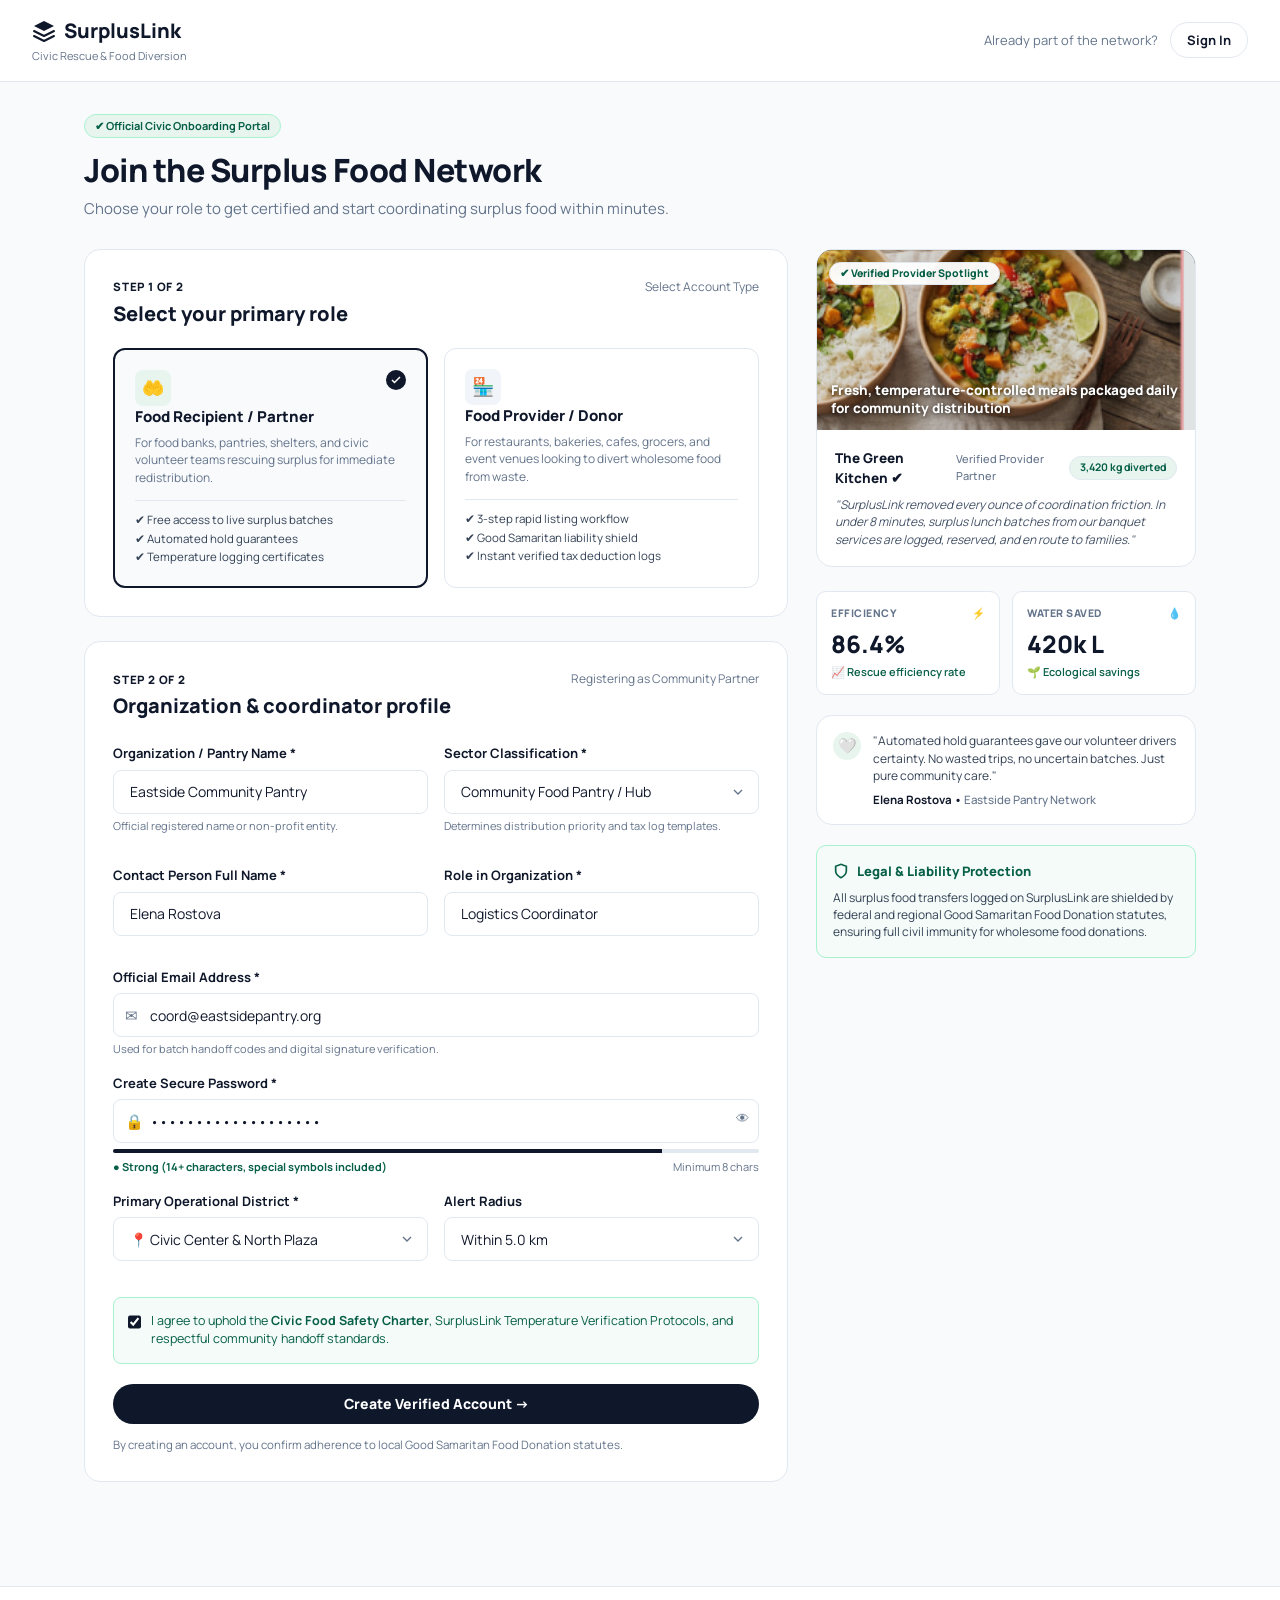
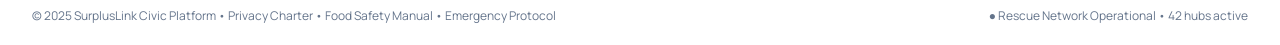
<file: index.html>
<!DOCTYPE html>
<html lang="en">
<head>
  <meta charset="UTF-8">
  <meta name="viewport" content="width=device-width, initial-scale=1.0">
  <title>Join the Surplus Food Network – SurplusLink</title>
  <meta name="description" content="Choose your role to get certified and start coordinating surplus food within minutes.">
  <link rel="stylesheet" href="style.css">
  <style>
    .su-layout {
      display: grid;
      grid-template-columns: 1fr 380px;
      gap: 28px;
      align-items: start;
    }
    .su-card {
      background: var(--color-surface);
      border: 1px solid var(--color-border);
      border-radius: var(--radius-lg);
      padding: 28px;
      margin-bottom: 24px;
    }
    .role-select-grid {
      display: grid;
      grid-template-columns: 1fr 1fr;
      gap: 16px;
    }
    .role-card-radio {
      display: none;
    }
    .role-select-card {
      border: 1.5px solid var(--color-border);
      border-radius: 12px;
      padding: 20px;
      cursor: pointer;
      background: #FFFFFF;
      transition: all 0.15s ease;
      position: relative;
      display: block;
      user-select: none;
    }
    .role-select-card .role-check-indicator {
      width: 20px;
      height: 20px;
      border-radius: 50%;
      background: var(--color-primary);
      color: #FFF;
      display: flex;
      align-items: center;
      justify-content: center;
      opacity: 0;
      visibility: hidden;
      transition: all 0.15s ease;
    }
    .role-card-radio:checked + .role-select-card {
      border: 2px solid var(--color-primary);
      background: #F8FAFC;
    }
    .role-card-radio:checked + .role-select-card .role-check-indicator {
      opacity: 1;
      visibility: visible;
    }
    .strength-meter {
      height: 4px;
      background: #E2E8F0;
      border-radius: 2px;
      overflow: hidden;
      margin-top: 6px;
      margin-bottom: 6px;
    }
    .strength-meter-fill {
      width: 85%;
      height: 100%;
      background: var(--color-primary);
    }
    @media (max-width: 960px) {
      .su-layout {
        grid-template-columns: 1fr;
      }
    }
    @media (max-width: 640px) {
      .role-select-grid {
        grid-template-columns: 1fr;
      }
      .su-card {
        padding: 20px 16px;
      }
    }
  </style>
</head>
<body style="background-color: var(--color-background);">

  <!-- Header -->
  <header style="background: #FFFFFF; border-bottom: 1px solid var(--color-border); padding: 16px 32px; display: flex; justify-content: space-between; align-items: center; flex-wrap: wrap; gap: 12px;">
    <div>
      <a href="index.html" style="text-decoration: none; display: flex; align-items: center; gap: 8px; font-weight: 800; font-size: 20px; color: var(--color-primary);">
        <svg width="24" height="24" viewBox="0 0 24 24" fill="none">
          <path d="M12 2L2 7L12 12L22 7L12 2Z" fill="var(--color-primary)"/>
          <path d="M2 17L12 22L22 17" stroke="var(--color-primary)" stroke-width="2" stroke-linecap="round" stroke-linejoin="round"/>
          <path d="M2 12L12 17L22 12" stroke="var(--color-primary)" stroke-width="2" stroke-linecap="round" stroke-linejoin="round"/>
        </svg>
        SurplusLink
      </a>
      <div style="font-size: 11px; color: #64748B; margin-top: 2px;">Civic Rescue & Food Diversion</div>
    </div>
    
    <div style="display: flex; align-items: center; gap: 12px; font-size: 13px;">
      <span style="color: #64748B;">Already part of the network?</span>
      <a href="signin.html" class="btn btn-outline btn-sm" style="border-color: var(--color-border); color: #0F172A; font-weight: 700; text-decoration: none;">
        Sign In
      </a>
    </div>
  </header>

  <main class="container" style="padding-top: 32px; padding-bottom: 80px;">

    <!-- Top Headline -->
    <div style="margin-bottom: 28px;">
      <span class="badge" style="background: #E8F5EF; color: #065F46; border: 1px solid #A7F3D0; font-weight: 700; font-size: 11px; margin-bottom: 10px;">
        ✔ Official Civic Onboarding Portal
      </span>
      <h1 style="margin: 0 0 6px 0; font-size: 32px; font-weight: 800; color: #0F172A; letter-spacing: -0.5px;">
        Join the Surplus Food Network
      </h1>
      <p class="text-muted" style="margin: 0; font-size: 15px;">
        Choose your role to get certified and start coordinating surplus food within minutes.
      </p>
    </div>

    <div class="su-layout">
      
      <!-- Left Form Steps -->
      <div class="left-col">
        
        <!-- STEP 1 OF 2 -->
        <div class="su-card">
          <div class="flex justify-between items-center mb-3">
            <span style="font-size: 11.5px; font-weight: 800; letter-spacing: 0.8px; color: var(--color-primary); text-transform: uppercase;">
              STEP 1 OF 2
            </span>
            <span style="font-size: 12px; color: #64748B;">Select Account Type</span>
          </div>

          <h2 style="margin: 0 0 16px 0; font-size: 20px; font-weight: 800; color: #0F172A;">
            Select your primary role
          </h2>

          <div class="role-select-grid">
            <!-- Recipient Card (Active) -->
            <input type="radio" name="account_role" id="role-recipient-card" class="role-card-radio" checked>
            <label for="role-recipient-card" class="role-select-card">
              <div class="flex justify-between items-start mb-3">
                <div style="width: 36px; height: 36px; border-radius: 8px; background: #E8F5EF; color: #065F46; display: flex; align-items: center; justify-content: center; font-size: 18px;">
                  🤲
                </div>
                <div class="role-check-indicator">
                  <svg width="12" height="12" viewBox="0 0 24 24" fill="none" stroke="currentColor" stroke-width="3"><polyline points="20 6 9 17 4 12"></polyline></svg>
                </div>
              </div>

              <div style="font-size: 15px; font-weight: 800; color: #0F172A; margin-bottom: 6px;">Food Recipient / Partner</div>
              <p class="text-muted" style="margin: 0 0 14px 0; font-size: 12px; line-height: 1.45;">
                For food banks, pantries, shelters, and civic volunteer teams rescuing surplus for immediate redistribution.
              </p>

              <div style="border-top: 1px solid var(--color-border); padding-top: 10px; font-size: 11.5px; color: #334155; line-height: 1.6;">
                <div>✔ Free access to live surplus batches</div>
                <div>✔ Automated hold guarantees</div>
                <div>✔ Temperature logging certificates</div>
              </div>
            </label>

            <!-- Provider Card -->
            <input type="radio" name="account_role" id="role-provider-card" class="role-card-radio">
            <label for="role-provider-card" class="role-select-card">
              <div class="flex justify-between items-start mb-3">
                <div style="width: 36px; height: 36px; border-radius: 8px; background: #F1F5F9; color: #334155; display: flex; align-items: center; justify-content: center; font-size: 18px;">
                  🏪
                </div>
                <div class="role-check-indicator">
                  <svg width="12" height="12" viewBox="0 0 24 24" fill="none" stroke="currentColor" stroke-width="3"><polyline points="20 6 9 17 4 12"></polyline></svg>
                </div>
              </div>

              <div style="font-size: 15px; font-weight: 800; color: #0F172A; margin-bottom: 6px;">Food Provider / Donor</div>
              <p class="text-muted" style="margin: 0 0 14px 0; font-size: 12px; line-height: 1.45;">
                For restaurants, bakeries, cafes, grocers, and event venues looking to divert wholesome food from waste.
              </p>

              <div style="border-top: 1px solid var(--color-border); padding-top: 10px; font-size: 11.5px; color: #334155; line-height: 1.6;">
                <div>✔ 3-step rapid listing workflow</div>
                <div>✔ Good Samaritan liability shield</div>
                <div>✔ Instant verified tax deduction logs</div>
              </div>
            </label>
          </div>
        </div>

        <!-- STEP 2 OF 2 -->
        <div class="su-card">
          <div class="flex justify-between items-center mb-3">
            <span style="font-size: 11.5px; font-weight: 800; letter-spacing: 0.8px; color: var(--color-primary); text-transform: uppercase;">
              STEP 2 OF 2
            </span>
            <span style="font-size: 12px; color: #64748B;">Registering as Community Partner</span>
          </div>

          <h2 style="margin: 0 0 20px 0; font-size: 20px; font-weight: 800; color: #0F172A;">
            Organization & coordinator profile
          </h2>

          <form action="explore.html" method="get">
            <div style="display: grid; grid-template-columns: 1fr 1fr; gap: 16px; margin-bottom: 16px;">
              <div class="form-group">
                <label class="form-label" style="font-size: 13px;">Organization / Pantry Name *</label>
                <input type="text" class="form-input" value="Eastside Community Pantry" required>
                <div style="font-size: 11px; color: #64748B; margin-top: 4px;">Official registered name or non-profit entity.</div>
              </div>

              <div class="form-group">
                <label class="form-label" style="font-size: 13px;">Sector Classification *</label>
                <select class="form-input">
                  <option selected>Community Food Pantry / Hub</option>
                  <option>Emergency Homeless Shelter</option>
                  <option>Soup Kitchen / Mutual Aid</option>
                  <option>Youth & Senior Care Center</option>
                </select>
                <div style="font-size: 11px; color: #64748B; margin-top: 4px;">Determines distribution priority and tax log templates.</div>
              </div>
            </div>

            <div style="display: grid; grid-template-columns: 1fr 1fr; gap: 16px; margin-bottom: 16px;">
              <div class="form-group">
                <label class="form-label" style="font-size: 13px;">Contact Person Full Name *</label>
                <input type="text" class="form-input" value="Elena Rostova" required>
              </div>

              <div class="form-group">
                <label class="form-label" style="font-size: 13px;">Role in Organization *</label>
                <input type="text" class="form-input" value="Logistics Coordinator" required>
              </div>
            </div>

            <div class="form-group mb-4">
              <label class="form-label" style="font-size: 13px;">Official Email Address *</label>
              <div style="position: relative;">
                <span style="position: absolute; left: 12px; top: 12px; color: #64748B;">✉</span>
                <input type="email" class="form-input" value="coord@eastsidepantry.org" style="padding-left: 36px;" required>
              </div>
              <div style="font-size: 11px; color: #64748B; margin-top: 4px;">Used for batch handoff codes and digital signature verification.</div>
            </div>

            <div class="form-group mb-4">
              <label class="form-label" style="font-size: 13px;">Create Secure Password *</label>
              <div style="position: relative;">
                <span style="position: absolute; left: 12px; top: 12px; color: #64748B;">🔒</span>
                <input type="password" class="form-input" value="RescueMission2025!@" style="padding-left: 36px; padding-right: 36px;" required>
                <button type="button" style="position: absolute; right: 10px; top: 10px; background: none; border: none; cursor: pointer; color: #64748B;">👁</button>
              </div>
              <div class="strength-meter">
                <div class="strength-meter-fill"></div>
              </div>
              <div class="flex justify-between" style="font-size: 11px; color: #64748B;">
                <span style="color: #065F46; font-weight: 700;">● Strong (14+ characters, special symbols included)</span>
                <span>Minimum 8 chars</span>
              </div>
            </div>

            <div style="display: grid; grid-template-columns: 1fr 1fr; gap: 16px; margin-bottom: 20px;">
              <div class="form-group">
                <label class="form-label" style="font-size: 13px;">Primary Operational District *</label>
                <select class="form-input">
                  <option selected>📍 Civic Center & North Plaza</option>
                  <option>📍 Eastside Industrial & Riverside</option>
                  <option>📍 South Metro District</option>
                  <option>📍 West University Corridor</option>
                </select>
              </div>

              <div class="form-group">
                <label class="form-label" style="font-size: 13px;">Alert Radius</label>
                <select class="form-input">
                  <option selected>Within 5.0 km</option>
                  <option>Within 2.5 km</option>
                  <option>Within 10.0 km</option>
                  <option>Entire City Network</option>
                </select>
              </div>
            </div>

            <!-- Agreement Box -->
            <div style="background: #F4FBF8; border: 1px solid #A7F3D0; border-radius: 8px; padding: 14px; display: flex; align-items: flex-start; gap: 10px; font-size: 12.5px; color: #065F46; margin-bottom: 20px;">
              <input type="checkbox" id="terms" checked style="accent-color: var(--color-primary); width: 16px; height: 16px; margin-top: 2px;">
              <label for="terms" style="cursor: pointer; line-height: 1.45;">
                I agree to uphold the <strong>Civic Food Safety Charter</strong>, SurplusLink Temperature Verification Protocols, and respectful community handoff standards.
              </label>
            </div>

            <button type="submit" class="btn btn-primary" style="width: 100%; font-weight: 800; padding: 14px; font-size: 14px; justify-content: center; margin-bottom: 12px;">
              Create Verified Account →
            </button>

            <div class="text-muted text-center" style="font-size: 11.5px;">
              By creating an account, you confirm adherence to local Good Samaritan Food Donation statutes.
            </div>
          </form>
        </div>

      </div>

      <!-- Right Column: Spotlight & Impact Cards -->
      <div class="right-col">
        
        <!-- Spotlight Card -->
        <div class="su-card" style="padding: 0; overflow: hidden;">
          <div style="position: relative; height: 180px; background: #0F172A;">
            <img src="assets/images/food_grain_bowls.png" alt="Spotlight Meals" style="width: 100%; height: 100%; object-fit: cover; opacity: 0.9;">
            <span class="badge" style="position: absolute; top: 12px; left: 12px; background: rgba(255,255,255,0.95); color: #065F46; font-weight: 800; font-size: 10.5px;">
              ✔ Verified Provider Spotlight
            </span>
            <div style="position: absolute; bottom: 12px; left: 14px; right: 14px; color: #FFFFFF; font-size: 13.5px; font-weight: 800; text-shadow: 0 1px 4px rgba(0,0,0,0.8); line-height: 1.35;">
              Fresh, temperature-controlled meals packaged daily for community distribution
            </div>
          </div>

          <div style="padding: 18px;">
            <div class="flex justify-between items-center mb-2">
              <div class="flex items-center gap-1.5" style="font-weight: 800; font-size: 13.5px; color: #0F172A;">
                The Green Kitchen ✔
                <div style="font-size: 11px; color: #64748B; font-weight: 500;">Verified Provider Partner</div>
              </div>
              <span class="badge" style="background: #E8F5EF; color: #065F46; font-size: 10.5px; font-weight: 700;">
                3,420 kg diverted
              </span>
            </div>

            <p style="margin: 0; font-size: 12px; color: #475569; line-height: 1.45; font-style: italic;">
              "SurplusLink removed every ounce of coordination friction. In under 8 minutes, surplus lunch batches from our banquet services are logged, reserved, and en route to families."
            </p>
          </div>
        </div>

        <!-- 2 Stats Side-by-side -->
        <div style="display: grid; grid-template-columns: 1fr 1fr; gap: 12px; margin-bottom: 20px;">
          <div style="background: #FFFFFF; border: 1px solid var(--color-border); border-radius: 10px; padding: 14px;">
            <div class="flex justify-between items-center text-muted" style="font-size: 10.5px; font-weight: 800; letter-spacing: 0.5px; text-transform: uppercase; margin-bottom: 4px;">
              EFFICIENCY
              <span>⚡</span>
            </div>
            <div style="font-size: 24px; font-weight: 800; color: #0F172A; margin-bottom: 2px;">86.4%</div>
            <div style="font-size: 11px; color: #065F46; font-weight: 600;">📈 Rescue efficiency rate</div>
          </div>

          <div style="background: #FFFFFF; border: 1px solid var(--color-border); border-radius: 10px; padding: 14px;">
            <div class="flex justify-between items-center text-muted" style="font-size: 10.5px; font-weight: 800; letter-spacing: 0.5px; text-transform: uppercase; margin-bottom: 4px;">
              WATER SAVED
              <span>💧</span>
            </div>
            <div style="font-size: 24px; font-weight: 800; color: #0F172A; margin-bottom: 2px;">420k L</div>
            <div style="font-size: 11px; color: #065F46; font-weight: 600;">🌱 Ecological savings</div>
          </div>
        </div>

        <!-- Quote Card -->
        <div class="su-card" style="padding: 16px; margin-bottom: 20px;">
          <div class="flex items-start gap-3">
            <div style="width: 28px; height: 28px; border-radius: 50%; background: #E8F5EF; color: var(--color-primary); display: flex; align-items: center; justify-content: center; flex-shrink: 0;">
              🤍
            </div>
            <div>
              <p style="margin: 0 0 6px 0; font-size: 12px; color: #334155; line-height: 1.45;">
                "Automated hold guarantees gave our volunteer drivers certainty. No wasted trips, no uncertain batches. Just pure community care."
              </p>
              <div style="font-size: 11.5px; font-weight: 700; color: #0F172A;">
                Elena Rostova • <span style="color: #64748B; font-weight: 500;">Eastside Pantry Network</span>
              </div>
            </div>
          </div>
        </div>

        <!-- Legal & Liability Protection -->
        <div style="background: #F4FBF8; border: 1px solid #A7F3D0; border-radius: 10px; padding: 16px; font-size: 12px; color: #065F46; line-height: 1.45;">
          <div class="flex items-center gap-2 mb-2" style="font-weight: 800; font-size: 13px;">
            <svg width="16" height="16" viewBox="0 0 24 24" fill="none" stroke="currentColor" stroke-width="2.5"><path d="M12 22s8-4 8-10V5l-8-3-8 3v7c0 6 8 10 8 10z"></path></svg>
            Legal & Liability Protection
          </div>
          <p style="margin: 0; color: #334155;">
            All surplus food transfers logged on SurplusLink are shielded by federal and regional Good Samaritan Food Donation statutes, ensuring full civil immunity for wholesome food donations.
          </p>
        </div>

      </div>
    </div>
  </main>

  <!-- Footer -->
  <footer style="background: #FFFFFF; border-top: 1px solid var(--color-border); padding: 20px 32px; display: flex; justify-content: space-between; align-items: center; font-size: 12px; color: #64748B; flex-wrap: wrap; gap: 12px;">
    <div>© 2025 SurplusLink Civic Platform • Privacy Charter • Food Safety Manual • Emergency Protocol</div>
    <div>● Rescue Network Operational • 42 hubs active</div>
  </footer>

</body>
</html>
</file>
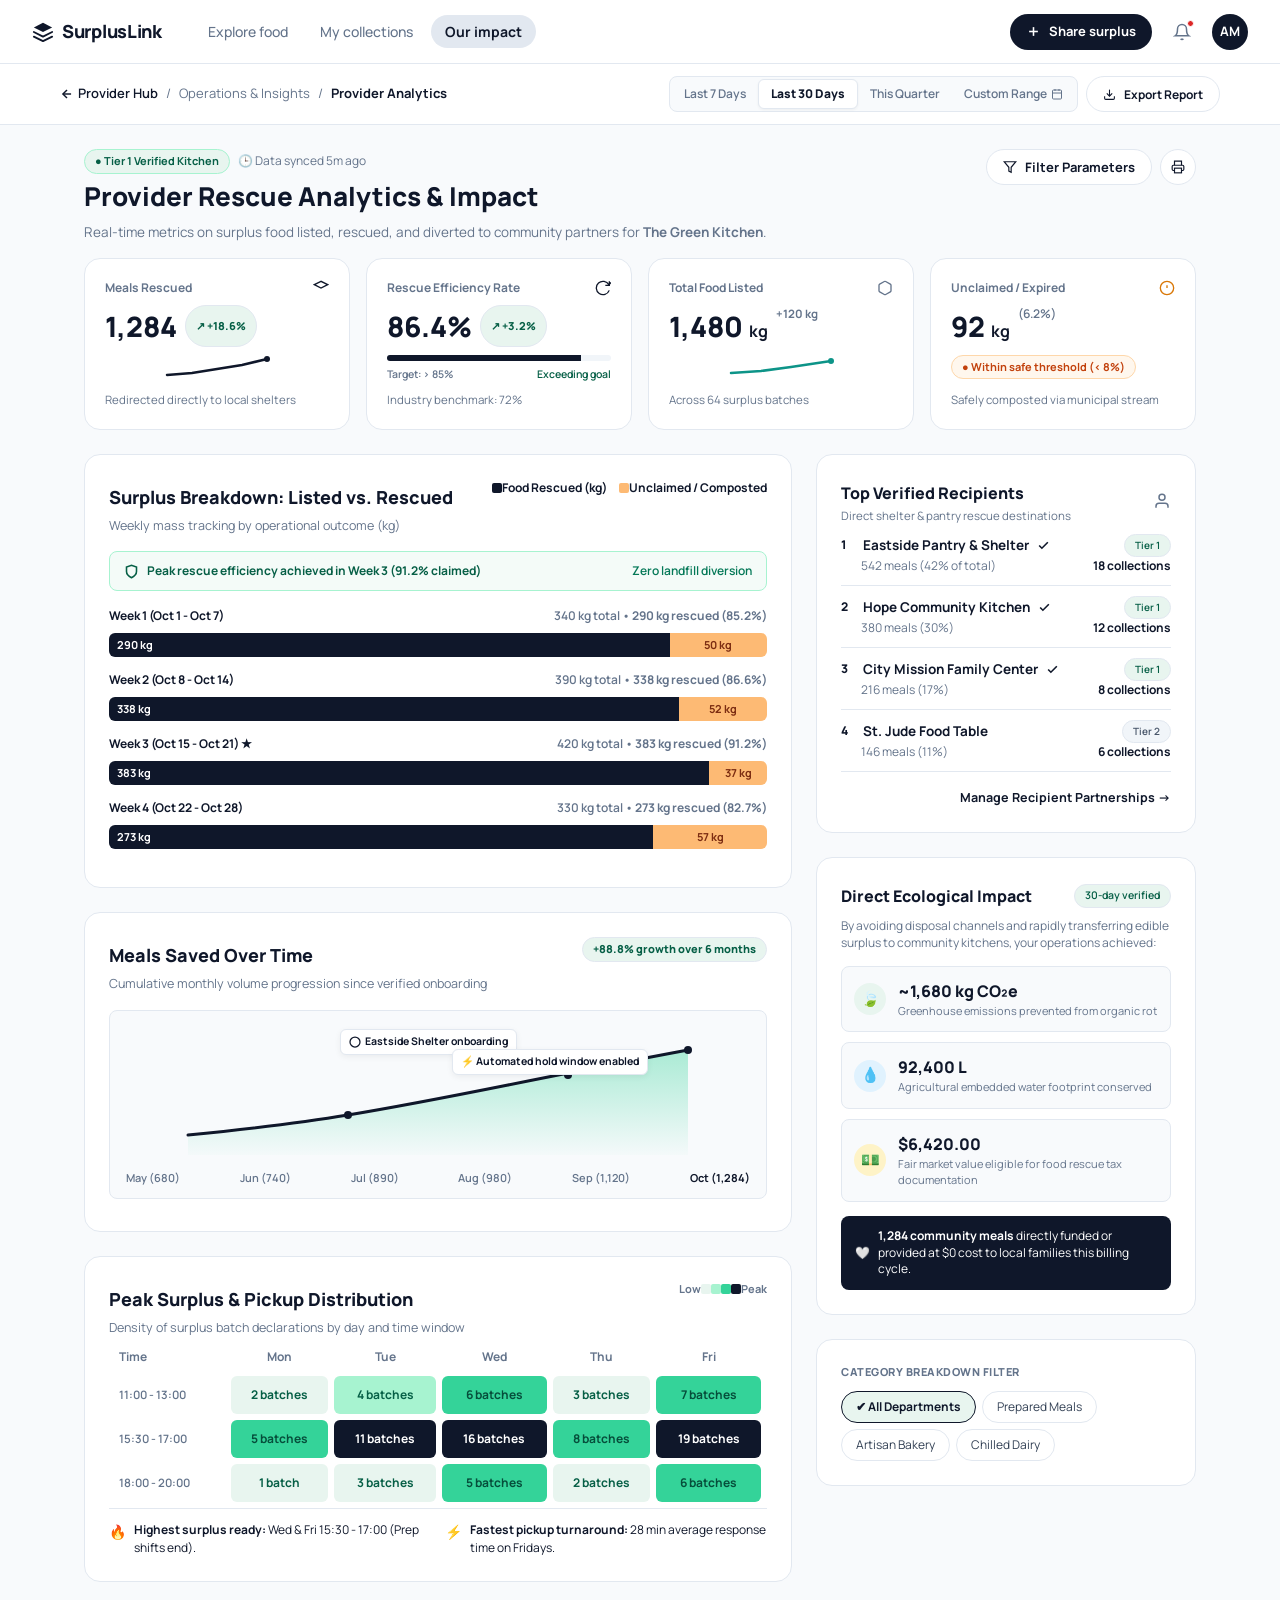
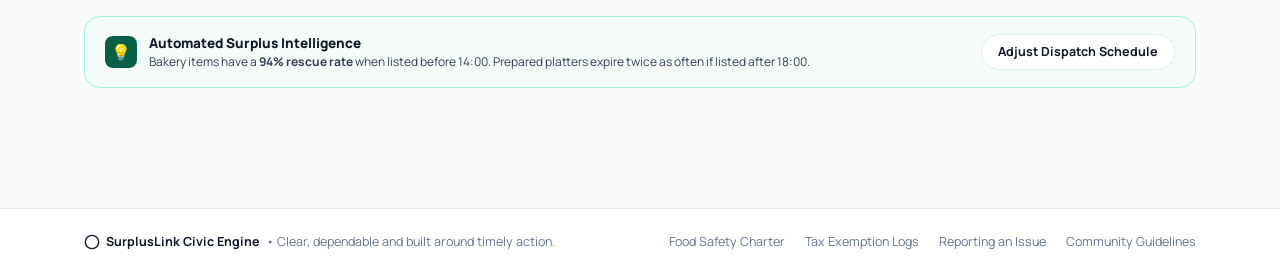
<file: analytics.html>
<!DOCTYPE html>
<html lang="en">
<head>
  <meta charset="UTF-8">
  <meta name="viewport" content="width=device-width, initial-scale=1.0">
  <title>Provider Rescue Analytics & Impact – SurplusLink</title>
  <meta name="description" content="Real-time metrics on surplus food listed, rescued, efficiency rates, and ecological impact.">
  <link rel="stylesheet" href="style.css">
  <style>
    .a-layout {
      display: grid;
      grid-template-columns: 1fr 380px;
      gap: 24px;
      align-items: start;
    }
    .a-card {
      background: var(--color-surface);
      border: 1px solid var(--color-border);
      border-radius: var(--radius-lg);
      padding: 24px;
      margin-bottom: 24px;
    }
    .metric-4col {
      display: grid;
      grid-template-columns: repeat(4, 1fr);
      gap: 16px;
      margin-bottom: 24px;
    }
    .m-card {
      background: var(--color-surface);
      border: 1px solid var(--color-border);
      border-radius: var(--radius-lg);
      padding: 20px;
      display: flex;
      flex-direction: column;
      justify-content: space-between;
    }
    .chart-bar-wrap {
      display: flex;
      height: 24px;
      border-radius: 6px;
      overflow: hidden;
      margin-top: 8px;
      margin-bottom: 14px;
    }
    .bar-dark {
      background: #0F172A;
      color: #FFFFFF;
      font-size: 11px;
      font-weight: 700;
      display: flex;
      align-items: center;
      padding-left: 8px;
    }
    .bar-amber {
      background: #FDBA74;
      color: #7C2D12;
      font-size: 11px;
      font-weight: 700;
      display: flex;
      align-items: center;
      justify-content: center;
    }
    .heatmap-grid {
      width: 100%;
      border-collapse: separate;
      border-spacing: 6px;
    }
    .heatmap-grid th {
      font-size: 12px;
      font-weight: 700;
      color: #64748B;
      text-align: center;
      padding: 4px;
    }
    .heatmap-grid td {
      border-radius: 6px;
      text-align: center;
      font-size: 12px;
      font-weight: 700;
      padding: 10px 4px;
    }
    .h-low { background: #E8F5EF; color: #065F46; }
    .h-med { background: #A7F3D0; color: #065F46; }
    .h-high { background: #34D399; color: #064E3B; }
    .h-peak { background: #0F172A; color: #FFFFFF; }
    .an-radio {
      display: none;
    }
    .date-pill-btn {
      background: transparent;
      border: none;
      padding: 5px 12px;
      font-weight: 600;
      color: #64748B;
      cursor: pointer;
      border-radius: 6px;
      font-size: 12px;
      transition: all 0.15s ease;
      user-select: none;
      display: inline-flex;
      align-items: center;
      gap: 4px;
    }
    .an-radio:checked + .date-pill-btn {
      background: #FFFFFF;
      border: 1px solid var(--color-border);
      font-weight: 800;
      color: #0F172A;
      box-shadow: 0 1px 3px rgba(0,0,0,0.05);
    }
    .cat-pill-btn {
      border: 1px solid var(--color-border);
      background: #FFF;
      color: #334155;
      font-size: 12px;
      border-radius: 20px;
      padding: 6px 14px;
      cursor: pointer;
      transition: all 0.15s ease;
      user-select: none;
      display: inline-block;
    }
    .an-radio:checked + .cat-pill-btn {
      border-color: var(--color-primary);
      background: #E8F5EF;
      color: var(--color-primary);
      font-weight: 700;
    }
    @media (max-width: 1024px) {
      .metric-4col {
        grid-template-columns: repeat(2, 1fr);
      }
      .a-layout {
        grid-template-columns: 1fr;
      }
    }
    @media (max-width: 600px) {
      .metric-4col {
        grid-template-columns: 1fr;
      }
    }
  </style>
</head>
<body style="background-color: var(--color-background);">

  <!-- Navbar -->
  <nav class="navbar">
    <a href="explore.html" class="nav-logo">
      <svg width="22" height="22" viewBox="0 0 24 24" fill="none">
        <path d="M12 2L2 7L12 12L22 7L12 2Z" fill="var(--color-primary)"/>
        <path d="M2 17L12 22L22 17" stroke="var(--color-primary)" stroke-width="2" stroke-linecap="round" stroke-linejoin="round"/>
        <path d="M2 12L12 17L22 12" stroke="var(--color-primary)" stroke-width="2" stroke-linecap="round" stroke-linejoin="round"/>
      </svg>
      SurplusLink
    </a>
    <div class="nav-links">
      <a href="explore.html">Explore food</a>
      <a href="reservation.html">My collections</a>
      <a href="analytics.html" class="active">Our impact</a>
    </div>
    <div class="nav-actions">
      <a href="create-listing.html" class="btn btn-primary btn-sm">
        <svg width="15" height="15" viewBox="0 0 24 24" fill="none" stroke="currentColor" stroke-width="2.5"><line x1="12" y1="5" x2="12" y2="19"></line><line x1="5" y1="12" x2="19" y2="12"></line></svg>
        Share surplus
      </a>
      <a href="notifications.html" class="nav-icon-btn" title="Notifications">
        <svg width="18" height="18" viewBox="0 0 24 24" fill="none" stroke="currentColor" stroke-width="2"><path d="M18 8A6 6 0 0 0 6 8c0 7-3 9-3 9h18s-3-2-3-9"></path><path d="M13.73 21a2 2 0 0 1-3.46 0"></path></svg>
        <span class="unread-dot"></span>
      </a>
      <a href="profile.html" class="nav-avatar" title="View Profile">AM</a>
    </div>
  </nav>

  <!-- Sub-nav Breadcrumbs & Date Filter -->
  <div style="background: #FFFFFF; border-bottom: 1px solid var(--color-border); padding: 12px 24px;">
    <div class="container" style="padding: 0; display: flex; justify-content: space-between; align-items: center; flex-wrap: wrap; gap: 12px;">
      <div style="display: flex; align-items: center; gap: 8px; font-size: 13px; flex-wrap: wrap;">
        <a href="explore.html" style="color: var(--color-primary); font-weight: 600; text-decoration: none; display: flex; align-items: center; gap: 4px;">
          <svg width="14" height="14" viewBox="0 0 24 24" fill="none" stroke="currentColor" stroke-width="2.5"><line x1="19" y1="12" x2="5" y2="12"></line><polyline points="12 19 5 12 12 5"></polyline></svg>
          Provider Hub
        </a>
        <span style="color: var(--color-muted);">/</span>
        <span style="color: var(--color-muted);">Operations & Insights</span>
        <span style="color: var(--color-muted);">/</span>
        <span style="font-weight: 700; color: #0F172A;">Provider Analytics</span>
      </div>

      <div style="display: flex; align-items: center; gap: 8px; flex-wrap: wrap;">
        <div style="display: inline-flex; border: 1px solid var(--color-border); border-radius: 8px; padding: 2px; background: #F8FAFC; font-size: 12px;">
          <input type="radio" name="an_range" id="range-7d" class="an-radio">
          <label for="range-7d" class="date-pill-btn">Last 7 Days</label>
          <input type="radio" name="an_range" id="range-30d" class="an-radio" checked>
          <label for="range-30d" class="date-pill-btn">Last 30 Days</label>
          <input type="radio" name="an_range" id="range-quarter" class="an-radio">
          <label for="range-quarter" class="date-pill-btn">This Quarter</label>
          <input type="radio" name="an_range" id="range-custom" class="an-radio">
          <label for="range-custom" class="date-pill-btn">
            Custom Range
            <svg width="12" height="12" viewBox="0 0 24 24" fill="none" stroke="currentColor" stroke-width="2"><rect x="3" y="4" width="18" height="18" rx="2" ry="2"></rect><line x1="16" y1="2" x2="16" y2="6"></line><line x1="8" y1="2" x2="8" y2="6"></line><line x1="3" y1="10" x2="21" y2="10"></line></svg>
          </label>
        </div>
        <button class="btn btn-outline btn-sm" style="border-color: var(--color-border); font-size: 12px; font-weight: 700; color: #0F172A; background: #FFF;">
          <svg width="13" height="13" viewBox="0 0 24 24" fill="none" stroke="currentColor" stroke-width="2"><path d="M21 15v4a2 2 0 0 1-2 2H5a2 2 0 0 1-2-2v-4"></path><polyline points="7 10 12 15 17 10"></polyline><line x1="12" y1="15" x2="12" y2="3"></line></svg>
          Export Report
        </button>
      </div>
    </div>
  </div>

  <main class="container" style="padding-top: 24px; padding-bottom: 80px;">

    <!-- Title & Controls Header -->
    <div class="flex justify-between items-start flex-wrap gap-4 mb-4">
      <div>
        <div class="flex items-center gap-2 mb-1">
          <span class="badge" style="background: #E8F5EF; color: #065F46; border: 1px solid #A7F3D0; font-weight: 700; font-size: 11px;">● Tier 1 Verified Kitchen</span>
          <span style="font-size: 12px; color: #64748B;">🕒 Data synced 5m ago</span>
        </div>
        <h1 style="margin: 0 0 4px 0; font-size: 26px; font-weight: 800; color: #0F172A;">Provider Rescue Analytics & Impact</h1>
        <p class="text-muted" style="margin: 0; font-size: 13.5px;">
          Real-time metrics on surplus food listed, rescued, and diverted to community partners for <strong>The Green Kitchen</strong>.
        </p>
      </div>

      <div class="flex gap-2">
        <button class="btn btn-outline btn-sm" style="border-color: var(--color-border); color: #0F172A; font-weight: 700; background: #FFF;">
          <svg width="14" height="14" viewBox="0 0 24 24" fill="none" stroke="currentColor" stroke-width="2"><polygon points="22 3 2 3 10 12.46 10 19 14 21 14 12.46 22 3"></polygon></svg>
          Filter Parameters
        </button>
        <button class="btn btn-outline btn-sm" style="border-color: var(--color-border); color: #0F172A; padding: 8px 10px; background: #FFF;" title="Print">
          <svg width="14" height="14" viewBox="0 0 24 24" fill="none" stroke="currentColor" stroke-width="2"><polyline points="6 9 6 2 18 2 18 9"></polyline><path d="M6 18H4a2 2 0 0 1-2-2v-5a2 2 0 0 1 2-2h16a2 2 0 0 1 2 2v5a2 2 0 0 1-2 2h-2"></path><rect x="6" y="14" width="12" height="8"></rect></svg>
        </button>
      </div>
    </div>

    <!-- 4 Metric Cards -->
    <div class="metric-4col">
      <!-- 1: Meals Rescued -->
      <div class="m-card">
        <div>
          <div class="flex justify-between items-center text-muted mb-2" style="font-size: 12px; font-weight: 700;">
            Meals Rescued
            <svg width="16" height="16" viewBox="0 0 24 24" fill="none" stroke="var(--color-primary)" stroke-width="2"><path d="M12 2L2 7l10 5 10-5-10-5z"></path></svg>
          </div>
          <div class="flex items-baseline gap-2 mb-2">
            <span style="font-size: 28px; font-weight: 800; color: #0F172A;">1,284</span>
            <span class="badge" style="background: #E8F5EF; color: #065F46; font-size: 11px; font-weight: 800;">↗ +18.6%</span>
          </div>
          <!-- Mini SVG Sparkline -->
          <svg width="100%" height="24" viewBox="0 0 100 24" fill="none" style="margin-bottom: 6px;">
            <path d="M0 20 L25 18 L50 14 L75 10 L100 4" stroke="#0F172A" stroke-width="2.5" stroke-linecap="round"/>
            <circle cx="100" cy="4" r="3" fill="#0F172A"/>
          </svg>
        </div>
        <div class="text-muted" style="font-size: 11.5px;">Redirected directly to local shelters</div>
      </div>

      <!-- 2: Rescue Efficiency Rate -->
      <div class="m-card">
        <div>
          <div class="flex justify-between items-center text-muted mb-2" style="font-size: 12px; font-weight: 700;">
            Rescue Efficiency Rate
            <svg width="16" height="16" viewBox="0 0 24 24" fill="none" stroke="var(--color-primary)" stroke-width="2"><path d="M21.5 2v6h-6M21.34 15.57a10 10 0 1 1-.57-8.38l5.67-5.67"/></svg>
          </div>
          <div class="flex items-baseline gap-2 mb-2">
            <span style="font-size: 28px; font-weight: 800; color: #0F172A;">86.4%</span>
            <span class="badge" style="background: #E8F5EF; color: #065F46; font-size: 11px; font-weight: 800;">↗ +3.2%</span>
          </div>
          <div style="background: #F1F5F9; border-radius: 4px; height: 6px; overflow: hidden; margin-bottom: 6px;">
            <div style="background: #0F172A; width: 86.4%; height: 100%;"></div>
          </div>
          <div class="flex justify-between" style="font-size: 10.5px; color: #64748B; font-weight: 600;">
            <span>Target: > 85%</span>
            <span style="color: #065F46;">Exceeding goal</span>
          </div>
        </div>
        <div class="text-muted" style="font-size: 11.5px; margin-top: 6px;">Industry benchmark: 72%</div>
      </div>

      <!-- 3: Total Food Listed -->
      <div class="m-card">
        <div>
          <div class="flex justify-between items-center text-muted mb-2" style="font-size: 12px; font-weight: 700;">
            Total Food Listed
            <svg width="16" height="16" viewBox="0 0 24 24" fill="none" stroke="#64748B" stroke-width="2"><path d="M21 16V8a2 2 0 0 0-1-1.73l-7-4a2 2 0 0 0-2 0l-7 4A2 2 0 0 0 3 8v8a2 2 0 0 0 1 1.73l7 4a2 2 0 0 0 2 0l7-4A2 2 0 0 0 21 16z"></path></svg>
          </div>
          <div class="flex items-baseline gap-2 mb-2">
            <span style="font-size: 28px; font-weight: 800; color: #0F172A;">1,480 <span style="font-size: 16px; font-weight: 700;">kg</span></span>
            <span style="font-size: 11.5px; color: #64748B; font-weight: 700;">+120 kg</span>
          </div>
          <!-- Sparkline -->
          <svg width="100%" height="24" viewBox="0 0 100 24" fill="none" style="margin-bottom: 6px;">
            <path d="M0 18 L30 16 L60 12 L100 6" stroke="#0D9488" stroke-width="2.5" stroke-linecap="round"/>
            <circle cx="100" cy="6" r="3" fill="#0D9488"/>
          </svg>
        </div>
        <div class="text-muted" style="font-size: 11.5px;">Across 64 surplus batches</div>
      </div>

      <!-- 4: Unclaimed / Expired -->
      <div class="m-card">
        <div>
          <div class="flex justify-between items-center text-muted mb-2" style="font-size: 12px; font-weight: 700;">
            Unclaimed / Expired
            <svg width="16" height="16" viewBox="0 0 24 24" fill="none" stroke="#D97706" stroke-width="2"><circle cx="12" cy="12" r="10"></circle><line x1="12" y1="8" x2="12" y2="12"></line><line x1="12" y1="16" x2="12.01" y2="16"></line></svg>
          </div>
          <div class="flex items-baseline gap-2 mb-2">
            <span style="font-size: 28px; font-weight: 800; color: #0F172A;">92 <span style="font-size: 16px; font-weight: 700;">kg</span></span>
            <span class="text-muted" style="font-size: 12px; font-weight: 600;">(6.2%)</span>
          </div>
          <span class="badge" style="background: #FFF7ED; color: #C2410C; border: 1px solid #FED7AA; font-size: 11px; font-weight: 700; margin-bottom: 8px;">
            ● Within safe threshold (< 8%)
          </span>
        </div>
        <div class="text-muted" style="font-size: 11.5px;">Safely composted via municipal stream</div>
      </div>
    </div>

    <!-- Main Grid -->
    <div class="a-layout">
      
      <!-- Left Column -->
      <div class="left-col">
        
        <!-- Surplus Breakdown: Listed vs Rescued -->
        <div class="a-card">
          <div class="flex justify-between items-start flex-wrap gap-2 mb-2">
            <div>
              <h2 style="margin: 0 0 2px 0; font-size: 18px; font-weight: 800; color: #0F172A;">Surplus Breakdown: Listed vs. Rescued</h2>
              <div class="text-muted" style="font-size: 12.5px;">Weekly mass tracking by operational outcome (kg)</div>
            </div>
            <div class="flex items-center gap-3" style="font-size: 12px; font-weight: 700;">
              <span class="flex items-center gap-1.5"><span style="display:inline-block;width:10px;height:10px;background:#0F172A;border-radius:2px;"></span> Food Rescued (kg)</span>
              <span class="flex items-center gap-1.5"><span style="display:inline-block;width:10px;height:10px;background:#FDBA74;border-radius:2px;"></span> Unclaimed / Composted</span>
            </div>
          </div>

          <!-- Highlight Banner -->
          <div style="background: #F4FBF8; border: 1px solid #A7F3D0; border-radius: 8px; padding: 10px 14px; display: flex; justify-content: space-between; align-items: center; margin: 16px 0; font-size: 12px;">
            <div class="flex items-center gap-2" style="font-weight: 700; color: #065F46;">
              <svg width="15" height="15" viewBox="0 0 24 24" fill="none" stroke="currentColor" stroke-width="2.5"><path d="M12 22s8-4 8-10V5l-8-3-8 3v7c0 6 8 10 8 10z"></path></svg>
              Peak rescue efficiency achieved in Week 3 (91.2% claimed)
            </div>
            <span style="color: #047857; font-weight: 600;">Zero landfill diversion</span>
          </div>

          <!-- 4 Bars -->
          <div>
            <!-- Week 1 -->
            <div>
              <div class="flex justify-between text-muted" style="font-size: 12px; font-weight: 600;">
                <span style="color: #0F172A; font-weight: 700;">Week 1 (Oct 1 - Oct 7)</span>
                <span>340 kg total • <strong>290 kg rescued (85.2%)</strong></span>
              </div>
              <div class="chart-bar-wrap">
                <div class="bar-dark" style="width: 85.2%;">290 kg</div>
                <div class="bar-amber" style="width: 14.8%;">50 kg</div>
              </div>
            </div>

            <!-- Week 2 -->
            <div>
              <div class="flex justify-between text-muted" style="font-size: 12px; font-weight: 600;">
                <span style="color: #0F172A; font-weight: 700;">Week 2 (Oct 8 - Oct 14)</span>
                <span>390 kg total • <strong>338 kg rescued (86.6%)</strong></span>
              </div>
              <div class="chart-bar-wrap">
                <div class="bar-dark" style="width: 86.6%;">338 kg</div>
                <div class="bar-amber" style="width: 13.4%;">52 kg</div>
              </div>
            </div>

            <!-- Week 3 -->
            <div>
              <div class="flex justify-between text-muted" style="font-size: 12px; font-weight: 600;">
                <span style="color: #0F172A; font-weight: 700;">Week 3 (Oct 15 - Oct 21) ★</span>
                <span>420 kg total • <strong>383 kg rescued (91.2%)</strong></span>
              </div>
              <div class="chart-bar-wrap">
                <div class="bar-dark" style="width: 91.2%;">383 kg</div>
                <div class="bar-amber" style="width: 8.8%;">37 kg</div>
              </div>
            </div>

            <!-- Week 4 -->
            <div>
              <div class="flex justify-between text-muted" style="font-size: 12px; font-weight: 600;">
                <span style="color: #0F172A; font-weight: 700;">Week 4 (Oct 22 - Oct 28)</span>
                <span>330 kg total • <strong>273 kg rescued (82.7%)</strong></span>
              </div>
              <div class="chart-bar-wrap">
                <div class="bar-dark" style="width: 82.7%;">273 kg</div>
                <div class="bar-amber" style="width: 17.3%;">57 kg</div>
              </div>
            </div>
          </div>
        </div>

        <!-- Meals Saved Over Time -->
        <div class="a-card">
          <div class="flex justify-between items-start mb-4">
            <div>
              <h2 style="margin: 0 0 2px 0; font-size: 18px; font-weight: 800; color: #0F172A;">Meals Saved Over Time</h2>
              <div class="text-muted" style="font-size: 12.5px;">Cumulative monthly volume progression since verified onboarding</div>
            </div>
            <span class="badge" style="background: #E8F5EF; color: #065F46; font-size: 11px; font-weight: 800;">
              +88.8% growth over 6 months
            </span>
          </div>

          <!-- Area chart mockup -->
          <div style="position: relative; background: #F8FAFC; border: 1px solid var(--color-border); border-radius: 8px; padding: 24px 16px 12px 16px; margin-bottom: 8px;">
            <!-- Callout badges -->
            <div style="position: absolute; top: 18px; left: 35%; background: #FFFFFF; border: 1px solid var(--color-border); border-radius: 6px; padding: 4px 8px; font-size: 10.5px; font-weight: 700; color: #0F172A; display: flex; align-items: center; gap: 4px; box-shadow: 0 2px 6px rgba(0,0,0,0.06);">
              <svg width="12" height="12" viewBox="0 0 24 24" fill="none" stroke="var(--color-primary)" stroke-width="2.5"><circle cx="12" cy="12" r="10"></circle></svg>
              Eastside Shelter onboarding
            </div>

            <div style="position: absolute; top: 38px; right: 18%; background: #FFFFFF; border: 1px solid var(--color-border); border-radius: 6px; padding: 4px 8px; font-size: 10.5px; font-weight: 700; color: #0F172A; display: flex; align-items: center; gap: 4px; box-shadow: 0 2px 6px rgba(0,0,0,0.06);">
              ⚡ Automated hold window enabled
            </div>

            <svg viewBox="0 0 500 120" style="width: 100%; height: 120px; overflow: visible;">
              <defs>
                <linearGradient id="chartGrad" x1="0%" y1="0%" x2="0%" y2="100%">
                  <stop offset="0%" stop-color="#34D399" stop-opacity="0.4"/>
                  <stop offset="100%" stop-color="#34D399" stop-opacity="0.02"/>
                </linearGradient>
              </defs>
              <path d="M 0 100 Q 100 90, 160 80 T 320 50 T 500 15 L 500 120 L 0 120 Z" fill="url(#chartGrad)"/>
              <path d="M 0 100 Q 100 90, 160 80 T 320 50 T 500 15" fill="none" stroke="#0F172A" stroke-width="3" stroke-linecap="round"/>
              <circle cx="160" cy="80" r="4" fill="#0F172A"/>
              <circle cx="380" cy="40" r="4" fill="#0F172A"/>
              <circle cx="500" cy="15" r="4" fill="#0F172A"/>
            </svg>

            <div class="flex justify-between text-muted" style="font-size: 11px; font-weight: 600; margin-top: 8px;">
              <span>May (680)</span>
              <span>Jun (740)</span>
              <span>Jul (890)</span>
              <span>Aug (980)</span>
              <span>Sep (1,120)</span>
              <strong style="color: #0F172A;">Oct (1,284)</strong>
            </div>
          </div>
        </div>

        <!-- Peak Surplus & Pickup Distribution (Heatmap) -->
        <div class="a-card">
          <div class="flex justify-between items-start mb-3">
            <div>
              <h2 style="margin: 0 0 2px 0; font-size: 18px; font-weight: 800; color: #0F172A;">Peak Surplus & Pickup Distribution</h2>
              <div class="text-muted" style="font-size: 12.5px;">Density of surplus batch declarations by day and time window</div>
            </div>
            <div class="flex items-center gap-1.5" style="font-size: 11px; font-weight: 700; color: #64748B;">
              <span>Low</span>
              <span style="display:inline-block;width:10px;height:10px;border-radius:2px;background:#E8F5EF;"></span>
              <span style="display:inline-block;width:10px;height:10px;border-radius:2px;background:#A7F3D0;"></span>
              <span style="display:inline-block;width:10px;height:10px;border-radius:2px;background:#34D399;"></span>
              <span style="display:inline-block;width:10px;height:10px;border-radius:2px;background:#0F172A;"></span>
              <span>Peak</span>
            </div>
          </div>

          <table class="heatmap-grid mb-3">
            <thead>
              <tr>
                <th style="text-align: left; width: 110px;">Time</th>
                <th>Mon</th>
                <th>Tue</th>
                <th>Wed</th>
                <th>Thu</th>
                <th>Fri</th>
              </tr>
            </thead>
            <tbody>
              <tr>
                <td style="font-size: 11.5px; font-weight: 600; color: #64748B; text-align: left;">11:00 - 13:00</td>
                <td class="h-low">2 batches</td>
                <td class="h-med">4 batches</td>
                <td class="h-high">6 batches</td>
                <td class="h-low">3 batches</td>
                <td class="h-high">7 batches</td>
              </tr>
              <tr>
                <td style="font-size: 11.5px; font-weight: 600; color: #64748B; text-align: left;">15:30 - 17:00</td>
                <td class="h-high">5 batches</td>
                <td class="h-peak">11 batches</td>
                <td class="h-peak">16 batches</td>
                <td class="h-high">8 batches</td>
                <td class="h-peak">19 batches</td>
              </tr>
              <tr>
                <td style="font-size: 11.5px; font-weight: 600; color: #64748B; text-align: left;">18:00 - 20:00</td>
                <td class="h-low">1 batch</td>
                <td class="h-low">3 batches</td>
                <td class="h-high">5 batches</td>
                <td class="h-low">2 batches</td>
                <td class="h-high">6 batches</td>
              </tr>
            </tbody>
          </table>

          <div style="display: grid; grid-template-columns: 1fr 1fr; gap: 14px; font-size: 12px; border-top: 1px solid var(--color-border); padding-top: 12px;">
            <div class="flex items-start gap-2">
              <span style="font-size: 14px;">🔥</span>
              <div>
                <strong>Highest surplus ready:</strong> Wed & Fri 15:30 - 17:00 (Prep shifts end).
              </div>
            </div>
            <div class="flex items-start gap-2">
              <span style="font-size: 14px;">⚡</span>
              <div>
                <strong>Fastest pickup turnaround:</strong> 28 min average response time on Fridays.
              </div>
            </div>
          </div>
        </div>

      </div>

      <!-- Right Column -->
      <div class="right-col">
        
        <!-- Top Verified Recipients -->
        <div class="a-card">
          <div class="flex justify-between items-center mb-3">
            <div>
              <h3 style="margin: 0; font-size: 16px; font-weight: 800; color: #0F172A;">Top Verified Recipients</h3>
              <div class="text-muted" style="font-size: 11.5px;">Direct shelter & pantry rescue destinations</div>
            </div>
            <svg width="18" height="18" viewBox="0 0 24 24" fill="none" stroke="#64748B" stroke-width="2"><path d="M20 21v-2a4 4 0 0 0-4-4H8a4 4 0 0 0-4 4v2"></path><circle cx="12" cy="7" r="4"></circle></svg>
          </div>

          <!-- Recipient 1 -->
          <div style="padding: 10px 0; border-bottom: 1px solid var(--color-border);">
            <div class="flex justify-between items-center mb-1">
              <div class="flex items-center gap-2">
                <span style="font-size: 12px; font-weight: 800; color: #0F172A; width: 14px;">1</span>
                <strong style="font-size: 13.5px; color: #0F172A;">Eastside Pantry & Shelter</strong>
                <svg width="13" height="13" viewBox="0 0 24 24" fill="none" stroke="var(--color-primary)" stroke-width="3"><polyline points="20 6 9 17 4 12"></polyline></svg>
              </div>
              <span class="badge" style="background: #E8F5EF; color: #065F46; font-size: 10px;">Tier 1</span>
            </div>
            <div class="flex justify-between text-muted" style="font-size: 12px; padding-left: 20px;">
              <span>542 meals (42% of total)</span>
              <strong style="color: #0F172A;">18 collections</strong>
            </div>
          </div>

          <!-- Recipient 2 -->
          <div style="padding: 10px 0; border-bottom: 1px solid var(--color-border);">
            <div class="flex justify-between items-center mb-1">
              <div class="flex items-center gap-2">
                <span style="font-size: 12px; font-weight: 800; color: #0F172A; width: 14px;">2</span>
                <strong style="font-size: 13.5px; color: #0F172A;">Hope Community Kitchen</strong>
                <svg width="13" height="13" viewBox="0 0 24 24" fill="none" stroke="var(--color-primary)" stroke-width="3"><polyline points="20 6 9 17 4 12"></polyline></svg>
              </div>
              <span class="badge" style="background: #E8F5EF; color: #065F46; font-size: 10px;">Tier 1</span>
            </div>
            <div class="flex justify-between text-muted" style="font-size: 12px; padding-left: 20px;">
              <span>380 meals (30%)</span>
              <strong style="color: #0F172A;">12 collections</strong>
            </div>
          </div>

          <!-- Recipient 3 -->
          <div style="padding: 10px 0; border-bottom: 1px solid var(--color-border);">
            <div class="flex justify-between items-center mb-1">
              <div class="flex items-center gap-2">
                <span style="font-size: 12px; font-weight: 800; color: #0F172A; width: 14px;">3</span>
                <strong style="font-size: 13.5px; color: #0F172A;">City Mission Family Center</strong>
                <svg width="13" height="13" viewBox="0 0 24 24" fill="none" stroke="var(--color-primary)" stroke-width="3"><polyline points="20 6 9 17 4 12"></polyline></svg>
              </div>
              <span class="badge" style="background: #E8F5EF; color: #065F46; font-size: 10px;">Tier 1</span>
            </div>
            <div class="flex justify-between text-muted" style="font-size: 12px; padding-left: 20px;">
              <span>216 meals (17%)</span>
              <strong style="color: #0F172A;">8 collections</strong>
            </div>
          </div>

          <!-- Recipient 4 -->
          <div style="padding: 10px 0; border-bottom: 1px solid var(--color-border);">
            <div class="flex justify-between items-center mb-1">
              <div class="flex items-center gap-2">
                <span style="font-size: 12px; font-weight: 800; color: #0F172A; width: 14px;">4</span>
                <strong style="font-size: 13.5px; color: #0F172A;">St. Jude Food Table</strong>
              </div>
              <span class="badge" style="background: #F1F5F9; color: #475569; font-size: 10px;">Tier 2</span>
            </div>
            <div class="flex justify-between text-muted" style="font-size: 12px; padding-left: 20px;">
              <span>146 meals (11%)</span>
              <strong style="color: #0F172A;">6 collections</strong>
            </div>
          </div>

          <div style="margin-top: 14px; text-align: right;">
            <a href="#" style="color: var(--color-primary); font-size: 12.5px; font-weight: 700; text-decoration: none; display: inline-flex; align-items: center; gap: 4px;">
              Manage Recipient Partnerships →
            </a>
          </div>
        </div>

        <!-- Direct Ecological Impact -->
        <div class="a-card">
          <div class="flex justify-between items-center mb-2">
            <h3 style="margin: 0; font-size: 16px; font-weight: 800; color: #0F172A;">Direct Ecological Impact</h3>
            <span class="badge" style="background: #E8F5EF; color: #065F46; font-size: 10.5px;">30-day verified</span>
          </div>
          <p class="text-muted" style="margin: 0 0 14px 0; font-size: 12px; line-height: 1.4;">
            By avoiding disposal channels and rapidly transferring edible surplus to community kitchens, your operations achieved:
          </p>

          <!-- 3 items -->
          <div style="display: flex; flex-direction: column; gap: 10px; margin-bottom: 14px;">
            <div style="background: #F8FAFC; border: 1px solid var(--color-border); border-radius: 8px; padding: 12px; display: flex; align-items: center; gap: 12px;">
              <div style="width: 32px; height: 32px; border-radius: 50%; background: #E8F5EF; color: var(--color-primary); display: flex; align-items: center; justify-content: center; flex-shrink: 0;">
                🍃
              </div>
              <div>
                <div style="font-size: 16px; font-weight: 800; color: #0F172A;">~1,680 kg CO₂e</div>
                <div class="text-muted" style="font-size: 11px;">Greenhouse emissions prevented from organic rot</div>
              </div>
            </div>

            <div style="background: #F8FAFC; border: 1px solid var(--color-border); border-radius: 8px; padding: 12px; display: flex; align-items: center; gap: 12px;">
              <div style="width: 32px; height: 32px; border-radius: 50%; background: #E0F2FE; color: #0284C7; display: flex; align-items: center; justify-content: center; flex-shrink: 0;">
                💧
              </div>
              <div>
                <div style="font-size: 16px; font-weight: 800; color: #0F172A;">92,400 L</div>
                <div class="text-muted" style="font-size: 11px;">Agricultural embedded water footprint conserved</div>
              </div>
            </div>

            <div style="background: #F8FAFC; border: 1px solid var(--color-border); border-radius: 8px; padding: 12px; display: flex; align-items: center; gap: 12px;">
              <div style="width: 32px; height: 32px; border-radius: 50%; background: #FEF3C7; color: #D97706; display: flex; align-items: center; justify-content: center; flex-shrink: 0;">
                💵
              </div>
              <div>
                <div style="font-size: 16px; font-weight: 800; color: #0F172A;">$6,420.00</div>
                <div class="text-muted" style="font-size: 11px;">Fair market value eligible for food rescue tax documentation</div>
              </div>
            </div>
          </div>

          <!-- Highlight Box -->
          <div style="background: #0F172A; color: #FFFFFF; border-radius: 8px; padding: 12px 14px; font-size: 12px; display: flex; align-items: center; gap: 8px; line-height: 1.4;">
            <span>🤍</span>
            <div>
              <strong>1,284 community meals</strong> directly funded or provided at $0 cost to local families this billing cycle.
            </div>
          </div>
        </div>

        <!-- Category Breakdown Filter -->
        <div class="a-card">
          <div style="font-size: 11px; font-weight: 800; letter-spacing: 0.5px; color: #64748B; text-transform: uppercase; margin-bottom: 10px;">
            CATEGORY BREAKDOWN FILTER
          </div>
          <div style="display: flex; flex-wrap: wrap; gap: 6px;">
            <input type="radio" name="an_cat" id="cat-all" class="an-radio" checked>
            <label for="cat-all" class="cat-pill-btn">✔ All Departments</label>

            <input type="radio" name="an_cat" id="cat-prep" class="an-radio">
            <label for="cat-prep" class="cat-pill-btn">Prepared Meals</label>

            <input type="radio" name="an_cat" id="cat-bake" class="an-radio">
            <label for="cat-bake" class="cat-pill-btn">Artisan Bakery</label>

            <input type="radio" name="an_cat" id="cat-dairy" class="an-radio">
            <label for="cat-dairy" class="cat-pill-btn">Chilled Dairy</label>
          </div>
        </div>

      </div>
    </div>

    <!-- Bottom Intelligence Banner -->
    <div style="background: #F4FBF8; border: 1px solid #A7F3D0; border-radius: var(--radius-lg); padding: 16px 20px; display: flex; justify-content: space-between; align-items: center; flex-wrap: wrap; gap: 16px; margin-top: 10px;">
      <div class="flex items-center gap-3">
        <div style="width: 32px; height: 32px; border-radius: 8px; background: #065F46; color: #FFF; display: flex; align-items: center; justify-content: center; font-size: 16px; flex-shrink: 0;">
          💡
        </div>
        <div>
          <div style="font-size: 13.5px; font-weight: 800; color: #0F172A;">Automated Surplus Intelligence</div>
          <div style="font-size: 12px; color: #334155;">Bakery items have a <strong>94% rescue rate</strong> when listed before 14:00. Prepared platters expire twice as often if listed after 18:00.</div>
        </div>
      </div>

      <button class="btn btn-outline btn-sm" style="background: #FFFFFF; border-color: var(--color-border); color: #0F172A; font-weight: 700; font-size: 12.5px;">
        Adjust Dispatch Schedule
      </button>
    </div>

  </main>

  <!-- Footer -->
  <footer style="background: #FFFFFF; border-top: 1px solid var(--color-border); padding: 24px 0; margin-top: 40px;">
    <div class="container" style="display: flex; justify-content: space-between; align-items: center; flex-wrap: wrap; gap: 16px; font-size: 12.5px; color: var(--color-muted);">
      <div style="display: flex; align-items: center; gap: 6px;">
        <svg width="16" height="16" viewBox="0 0 24 24" fill="none"><circle cx="12" cy="12" r="10" stroke="var(--color-primary)" stroke-width="2"/></svg>
        <strong style="color: #0F172A;">SurplusLink Civic Engine</strong> • Clear, dependable and built around timely action.
      </div>
      <div style="display: flex; gap: 20px;">
        <a href="#" style="color: var(--color-muted); text-decoration: none;">Food Safety Charter</a>
        <a href="#" style="color: var(--color-muted); text-decoration: none;">Tax Exemption Logs</a>
        <a href="#" style="color: var(--color-muted); text-decoration: none;">Reporting an Issue</a>
        <a href="#" style="color: var(--color-muted); text-decoration: none;">Community Guidelines</a>
      </div>
    </div>
  </footer>

  <!-- Mobile Bottom Nav -->
  <div class="mobile-nav">
    <a href="explore.html" class="mobile-nav-item">
      <svg width="22" height="22" viewBox="0 0 24 24" fill="none" stroke="currentColor" stroke-width="2"><circle cx="12" cy="12" r="10"></circle><polygon points="16.24 7.76 14.12 14.12 7.76 16.24 9.88 9.88 16.24 7.76"></polygon></svg>
      <span>Explore</span>
    </a>
    <a href="reservation.html" class="mobile-nav-item">
      <svg width="22" height="22" viewBox="0 0 24 24" fill="none" stroke="currentColor" stroke-width="2"><path d="M21 16V8a2 2 0 0 0-1-1.73l-7-4a2 2 0 0 0-2 0l-7 4A2 2 0 0 0 3 8v8a2 2 0 0 0 1 1.73l7 4a2 2 0 0 0 2 0l7-4A2 2 0 0 0 21 16z"></path></svg>
      <span>Collections</span>
    </a>
    <a href="analytics.html" class="mobile-nav-item active">
      <svg width="22" height="22" viewBox="0 0 24 24" fill="none" stroke="currentColor" stroke-width="2"><path d="M21.21 15.89A10 10 0 1 1 8 2.83"></path><path d="M22 12A10 10 0 0 0 12 2v10z"></path></svg>
      <span>Impact</span>
    </a>
    <a href="profile.html" class="mobile-nav-item">
      <svg width="22" height="22" viewBox="0 0 24 24" fill="none" stroke="currentColor" stroke-width="2"><path d="M20 21v-2a4 4 0 0 0-4-4H8a4 4 0 0 0-4 4v2"></path><circle cx="12" cy="7" r="4"></circle></svg>
      <span>Profile</span>
    </a>
  </div>

</body>
</html>
</file>
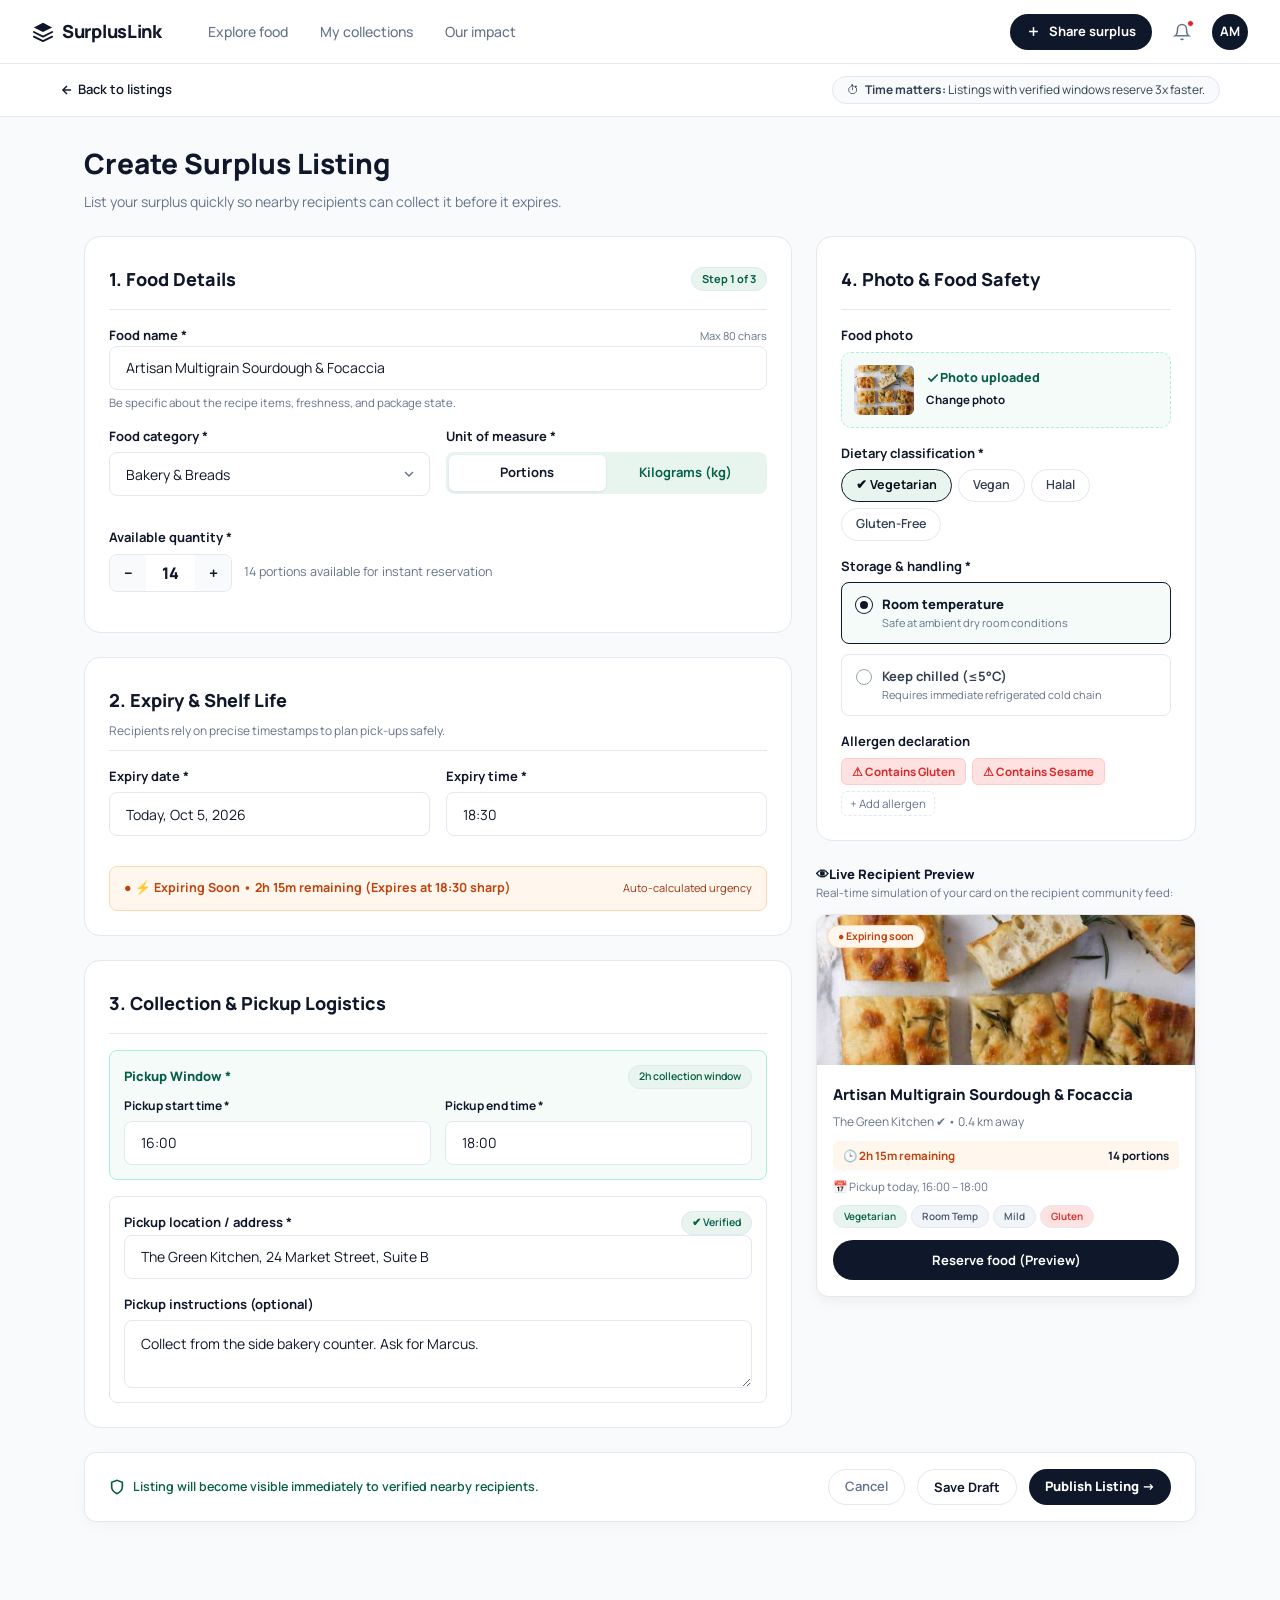
<file: create-listing.html>
<!DOCTYPE html>
<html lang="en">
<head>
  <meta charset="UTF-8">
  <meta name="viewport" content="width=device-width, initial-scale=1.0">
  <title>Create Surplus Listing – SurplusLink</title>
  <meta name="description" content="List your surplus quickly so nearby recipients can collect it before it expires.">
  <link rel="stylesheet" href="style.css">
  <style>
    .cl-layout {
      display: grid;
      grid-template-columns: 1fr 380px;
      gap: 24px;
      align-items: start;
    }
    .cl-card {
      background: var(--color-surface);
      border: 1px solid var(--color-border);
      border-radius: var(--radius-lg);
      padding: 24px;
      margin-bottom: 24px;
    }
    .cl-toggle-radio,
    .cl-pill-checkbox,
    .cl-radio-input {
      display: none;
    }
    .toggle-group {
      display: inline-flex;
      background: #E8F5EF;
      border-radius: 8px;
      padding: 3px;
      width: 100%;
      gap: 2px;
    }
    .toggle-btn {
      flex: 1;
      border: none;
      background: transparent;
      padding: 8px 12px;
      border-radius: 6px;
      font-size: 13px;
      font-weight: 700;
      color: #065F46;
      cursor: pointer;
      text-align: center;
      transition: all 0.15s ease;
      user-select: none;
      display: inline-block;
    }
    .cl-toggle-radio:checked + .toggle-btn,
    .toggle-btn.active {
      background: #FFFFFF;
      color: #0F172A;
      box-shadow: 0 1px 3px rgba(0,0,0,0.08);
    }
    .stepper-control {
      display: inline-flex;
      align-items: center;
      border: 1px solid var(--color-border);
      border-radius: 8px;
      background: #FFFFFF;
      overflow: hidden;
    }
    .stepper-btn {
      width: 36px;
      height: 36px;
      border: none;
      background: #F8FAFC;
      font-size: 16px;
      font-weight: 700;
      color: #0F172A;
      cursor: pointer;
      display: inline-flex;
      align-items: center;
      justify-content: center;
    }
    .pill-select {
      display: inline-flex;
      align-items: center;
      gap: 4px;
      padding: 6px 14px;
      border-radius: 20px;
      font-size: 12.5px;
      font-weight: 600;
      border: 1px solid var(--color-border);
      background: #FFFFFF;
      color: #334155;
      cursor: pointer;
      transition: all 0.15s ease;
      user-select: none;
    }
    .cl-pill-checkbox:checked + .pill-select,
    .pill-select.active {
      background: #E8F5EF;
      border-color: var(--color-primary);
      color: var(--color-primary-dark);
      font-weight: 700;
    }
    .radio-card {
      border: 1.5px solid var(--color-border);
      border-radius: 8px;
      padding: 12px 14px;
      display: flex;
      align-items: flex-start;
      gap: 10px;
      margin-bottom: 10px;
      cursor: pointer;
      background: #FFFFFF;
      transition: all 0.15s ease;
      user-select: none;
    }
    .radio-card .radio-circle {
      width: 16px;
      height: 16px;
      border-radius: 50%;
      border: 1.5px solid #94A3B8;
      margin-top: 2px;
      transition: all 0.15s ease;
      flex-shrink: 0;
    }
    .cl-radio-input:checked + .radio-card,
    .radio-card.active {
      border-color: var(--color-primary);
      background: #F4FBF8;
    }
    .cl-radio-input:checked + .radio-card .radio-circle {
      background: var(--color-primary);
      border: 4px solid #FFF;
      box-shadow: 0 0 0 1px var(--color-primary);
    }
    .allergen-tag {
      display: inline-flex;
      align-items: center;
      gap: 4px;
      padding: 4px 10px;
      border-radius: 6px;
      font-size: 11.5px;
      font-weight: 700;
      background: #FEE2E2;
      color: #DC2626;
      border: 1px solid #FECACA;
    }
    @media (max-width: 960px) {
      .cl-layout {
        grid-template-columns: 1fr;
      }
    }
  </style>
</head>
<body style="background-color: var(--color-background);">

  <!-- Navbar -->
  <nav class="navbar">
    <a href="explore.html" class="nav-logo">
      <svg width="22" height="22" viewBox="0 0 24 24" fill="none">
        <path d="M12 2L2 7L12 12L22 7L12 2Z" fill="var(--color-primary)"/>
        <path d="M2 17L12 22L22 17" stroke="var(--color-primary)" stroke-width="2" stroke-linecap="round" stroke-linejoin="round"/>
        <path d="M2 12L12 17L22 12" stroke="var(--color-primary)" stroke-width="2" stroke-linecap="round" stroke-linejoin="round"/>
      </svg>
      SurplusLink
    </a>
    <div class="nav-links">
      <a href="explore.html">Explore food</a>
      <a href="reservation.html">My collections</a>
      <a href="analytics.html">Our impact</a>
    </div>
    <div class="nav-actions">
      <a href="create-listing.html" class="btn btn-primary btn-sm">
        <svg width="15" height="15" viewBox="0 0 24 24" fill="none" stroke="currentColor" stroke-width="2.5"><line x1="12" y1="5" x2="12" y2="19"></line><line x1="5" y1="12" x2="19" y2="12"></line></svg>
        Share surplus
      </a>
      <a href="notifications.html" class="nav-icon-btn" title="Notifications">
        <svg width="18" height="18" viewBox="0 0 24 24" fill="none" stroke="currentColor" stroke-width="2"><path d="M18 8A6 6 0 0 0 6 8c0 7-3 9-3 9h18s-3-2-3-9"></path><path d="M13.73 21a2 2 0 0 1-3.46 0"></path></svg>
        <span class="unread-dot"></span>
      </a>
      <a href="profile.html" class="nav-avatar" title="View Profile">AM</a>
    </div>
  </nav>

  <!-- Sub-nav Breadcrumb & Urgency Info -->
  <div style="background: #FFFFFF; border-bottom: 1px solid var(--color-border); padding: 12px 24px;">
    <div class="container" style="padding: 0; display: flex; justify-content: space-between; align-items: center; flex-wrap: wrap; gap: 12px;">
      <a href="explore.html" style="color: var(--color-primary); font-weight: 600; text-decoration: none; font-size: 13px; display: flex; align-items: center; gap: 4px;">
        <svg width="14" height="14" viewBox="0 0 24 24" fill="none" stroke="currentColor" stroke-width="2.5"><line x1="19" y1="12" x2="5" y2="12"></line><polyline points="12 19 5 12 12 5"></polyline></svg>
        Back to listings
      </a>

      <div style="background: #F8FAFC; border: 1px solid var(--color-border); border-radius: 20px; padding: 4px 14px; font-size: 12px; color: #334155; display: flex; align-items: center; gap: 6px;">
        <span>⏱</span>
        <span><strong>Time matters:</strong> Listings with verified windows reserve 3x faster.</span>
      </div>
    </div>
  </div>

  <main class="container" style="padding-top: 24px; padding-bottom: 80px;">

    <!-- Page Header -->
    <div style="margin-bottom: 24px;">
      <h1 style="margin: 0 0 6px 0; font-size: 28px; font-weight: 800; color: #0F172A;">Create Surplus Listing</h1>
      <p class="text-muted" style="margin: 0; font-size: 14px;">
        List your surplus quickly so nearby recipients can collect it before it expires.
      </p>
    </div>

    <div class="cl-layout">
      
      <!-- Left Column: Form Steps 1, 2, 3 -->
      <div class="left-col">
        
        <!-- 1. Food Details -->
        <div class="cl-card">
          <div class="flex justify-between items-center mb-4" style="border-bottom: 1px solid var(--color-border); padding-bottom: 12px;">
            <h2 style="margin: 0; font-size: 18px; font-weight: 800; color: #0F172A;">1. Food Details</h2>
            <span class="badge" style="background: #E8F5EF; color: #065F46; font-size: 11px; font-weight: 700;">Step 1 of 3</span>
          </div>

          <div class="form-group mb-3">
            <div class="flex justify-between items-center mb-1">
              <label class="form-label" style="font-size: 13px; margin: 0;">Food name *</label>
              <span style="font-size: 11px; color: #64748B;">Max 80 chars</span>
            </div>
            <input type="text" class="form-input" value="Artisan Multigrain Sourdough & Focaccia" required>
            <div style="font-size: 11.5px; color: #64748B; margin-top: 4px;">Be specific about the recipe items, freshness, and package state.</div>
          </div>

          <div style="display: grid; grid-template-columns: 1fr 1fr; gap: 16px; margin-bottom: 16px;">
            <div class="form-group">
              <label class="form-label" style="font-size: 13px;">Food category *</label>
              <select class="form-input">
                <option selected>Bakery & Breads</option>
                <option>Prepared Meals</option>
                <option>Fresh Produce</option>
                <option>Dairy & Chilled</option>
              </select>
            </div>

            <div class="form-group">
              <label class="form-label" style="font-size: 13px;">Unit of measure *</label>
              <div class="toggle-group">
                <input type="radio" name="cl_uom" id="uom-portions" class="cl-toggle-radio" checked>
                <label for="uom-portions" class="toggle-btn">Portions</label>
                <input type="radio" name="cl_uom" id="uom-kg" class="cl-toggle-radio">
                <label for="uom-kg" class="toggle-btn">Kilograms (kg)</label>
              </div>
            </div>
          </div>

          <div class="form-group">
            <label class="form-label" style="font-size: 13px;">Available quantity *</label>
            <div class="flex items-center gap-3">
              <div class="stepper-control">
                <button type="button" class="stepper-btn">−</button>
                <span style="font-size: 16px; font-weight: 800; padding: 0 16px; color: #0F172A;">14</span>
                <button type="button" class="stepper-btn">+</button>
              </div>
              <span class="text-muted" style="font-size: 12.5px;">14 portions available for instant reservation</span>
            </div>
          </div>
        </div>

        <!-- 2. Expiry & Shelf Life -->
        <div class="cl-card">
          <div style="border-bottom: 1px solid var(--color-border); padding-bottom: 10px; margin-bottom: 16px;">
            <h2 style="margin: 0 0 4px 0; font-size: 18px; font-weight: 800; color: #0F172A;">2. Expiry & Shelf Life</h2>
            <div class="text-muted" style="font-size: 12px;">Recipients rely on precise timestamps to plan pick-ups safely.</div>
          </div>

          <div style="display: grid; grid-template-columns: 1fr 1fr; gap: 16px; margin-bottom: 14px;">
            <div class="form-group">
              <label class="form-label" style="font-size: 13px;">Expiry date *</label>
              <input type="text" class="form-input" value="Today, Oct 5, 2026">
            </div>

            <div class="form-group">
              <label class="form-label" style="font-size: 13px;">Expiry time *</label>
              <input type="text" class="form-input" value="18:30">
            </div>
          </div>

          <!-- Urgency Banner -->
          <div style="background: #FFF7ED; border: 1px solid #FED7AA; border-radius: 8px; padding: 12px 14px; display: flex; justify-content: space-between; align-items: center; flex-wrap: wrap; gap: 8px; font-size: 12.5px;">
            <div class="flex items-center gap-2" style="color: #C2410C; font-weight: 700;">
              <span>● ⚡ Expiring Soon • 2h 15m remaining (Expires at 18:30 sharp)</span>
            </div>
            <span style="font-size: 11px; color: #9A3412;">Auto-calculated urgency</span>
          </div>
        </div>

        <!-- 3. Collection & Pickup Logistics -->
        <div class="cl-card">
          <div style="border-bottom: 1px solid var(--color-border); padding-bottom: 12px; margin-bottom: 16px;">
            <h2 style="margin: 0; font-size: 18px; font-weight: 800; color: #0F172A;">3. Collection & Pickup Logistics</h2>
          </div>

          <!-- Pickup window box -->
          <div style="background: #F4FBF8; border: 1px solid #A7F3D0; border-radius: 8px; padding: 14px; margin-bottom: 16px;">
            <div class="flex justify-between items-center mb-2">
              <label class="form-label" style="font-size: 13px; color: #065F46; font-weight: 800; margin: 0;">Pickup Window *</label>
              <span class="badge" style="background: #E8F5EF; color: #065F46; font-size: 10.5px;">2h collection window</span>
            </div>
            <div style="display: grid; grid-template-columns: 1fr 1fr; gap: 14px;">
              <div class="form-group" style="margin: 0;">
                <label class="form-label" style="font-size: 12px;">Pickup start time *</label>
                <input type="text" class="form-input" value="16:00" style="background: #FFF;">
              </div>
              <div class="form-group" style="margin: 0;">
                <label class="form-label" style="font-size: 12px;">Pickup end time *</label>
                <input type="text" class="form-input" value="18:00" style="background: #FFF;">
              </div>
            </div>
          </div>

          <!-- Address & Notes -->
          <div style="border: 1px solid var(--color-border); border-radius: 8px; padding: 14px;">
            <div class="form-group mb-3">
              <div class="flex justify-between items-center mb-1">
                <label class="form-label" style="font-size: 13px; margin: 0;">Pickup location / address *</label>
                <span class="badge" style="background: #E8F5EF; color: #065F46; font-size: 10.5px;">✔ Verified</span>
              </div>
              <input type="text" class="form-input" value="The Green Kitchen, 24 Market Street, Suite B" required>
            </div>

            <div class="form-group" style="margin: 0;">
              <label class="form-label" style="font-size: 13px;">Pickup instructions (optional)</label>
              <textarea class="form-input" rows="2">Collect from the side bakery counter. Ask for Marcus.</textarea>
            </div>
          </div>
        </div>

      </div>

      <!-- Right Column: Step 4 Photo & Safety & Live Preview -->
      <div class="right-col">
        
        <!-- 4. Photo & Food Safety -->
        <div class="cl-card">
          <h2 style="margin: 0 0 16px 0; font-size: 18px; font-weight: 800; color: #0F172A; border-bottom: 1px solid var(--color-border); padding-bottom: 12px;">
            4. Photo & Food Safety
          </h2>

          <div class="form-group mb-4">
            <label class="form-label" style="font-size: 13px;">Food photo</label>
            <div style="background: #F4FBF8; border: 1.5px dashed #A7F3D0; border-radius: 10px; padding: 12px; display: flex; align-items: center; gap: 12px;">
              <img src="assets/images/food_sourdough.jpg" alt="Uploaded photo" style="width: 60px; height: 50px; border-radius: 6px; object-fit: cover;">
              <div>
                <div class="flex items-center gap-1.5" style="font-size: 12.5px; font-weight: 800; color: #065F46;">
                  <svg width="14" height="14" viewBox="0 0 24 24" fill="none" stroke="currentColor" stroke-width="3"><polyline points="20 6 9 17 4 12"></polyline></svg>
                  Photo uploaded
                </div>
                <a href="#" style="font-size: 11.5px; color: var(--color-primary); font-weight: 700; text-decoration: none;">Change photo</a>
              </div>
            </div>
          </div>

          <div class="form-group mb-4">
            <label class="form-label" style="font-size: 13px;">Dietary classification *</label>
            <div style="display: flex; flex-wrap: wrap; gap: 6px;">
              <input type="checkbox" id="cl-diet-veg" class="cl-pill-checkbox" checked>
              <label for="cl-diet-veg" class="pill-select">✔ Vegetarian</label>

              <input type="checkbox" id="cl-diet-vegan" class="cl-pill-checkbox">
              <label for="cl-diet-vegan" class="pill-select">Vegan</label>

              <input type="checkbox" id="cl-diet-halal" class="cl-pill-checkbox">
              <label for="cl-diet-halal" class="pill-select">Halal</label>

              <input type="checkbox" id="cl-diet-gf" class="cl-pill-checkbox">
              <label for="cl-diet-gf" class="pill-select">Gluten-Free</label>
            </div>
          </div>

          <div class="form-group mb-4">
            <label class="form-label" style="font-size: 13px;">Storage & handling *</label>
            <input type="radio" name="cl_storage" id="storage-room" class="cl-radio-input" checked>
            <label for="storage-room" class="radio-card">
              <div class="radio-circle"></div>
              <div>
                <div style="font-size: 13px; font-weight: 800; color: #0F172A;">Room temperature</div>
                <div style="font-size: 11px; color: #64748B;">Safe at ambient dry room conditions</div>
              </div>
            </label>

            <input type="radio" name="cl_storage" id="storage-chilled" class="cl-radio-input">
            <label for="storage-chilled" class="radio-card">
              <div class="radio-circle"></div>
              <div>
                <div style="font-size: 13px; font-weight: 700; color: #334155;">Keep chilled (≤5°C)</div>
                <div style="font-size: 11px; color: #64748B;">Requires immediate refrigerated cold chain</div>
              </div>
            </label>
          </div>

          <div class="form-group" style="margin: 0;">
            <label class="form-label" style="font-size: 13px;">Allergen declaration</label>
            <div style="display: flex; flex-wrap: wrap; gap: 6px;">
              <span class="allergen-tag">⚠ Contains Gluten</span>
              <span class="allergen-tag">⚠ Contains Sesame</span>
              <button type="button" style="border: 1px dashed var(--color-border); background: #FFF; font-size: 11.5px; padding: 4px 8px; border-radius: 6px; cursor: pointer; color: #64748B;">+ Add allergen</button>
            </div>
          </div>
        </div>

        <!-- Live Recipient Preview -->
        <div style="margin-bottom: 24px;">
          <div class="flex items-center gap-1.5 mb-1" style="font-size: 13px; font-weight: 800; color: #0F172A;">
            <span>👁</span> Live Recipient Preview
          </div>
          <p class="text-muted" style="margin: 0 0 12px 0; font-size: 11.5px;">
            Real-time simulation of your card on the recipient community feed:
          </p>

          <!-- Listing card preview -->
          <div class="card" style="border: 1px solid var(--color-border); border-radius: 12px; overflow: hidden; background: #FFFFFF; box-shadow: 0 4px 12px rgba(0,0,0,0.05);">
            <div style="position: relative; height: 150px; background: #F1F5F9;">
              <img src="assets/images/food_sourdough.jpg" alt="Bread" style="width: 100%; height: 100%; object-fit: cover;">
              <span class="badge" style="position: absolute; top: 10px; left: 10px; background: #FFF7ED; color: #C2410C; border: 1px solid #FED7AA; font-weight: 700; font-size: 10.5px;">
                ● Expiring soon
              </span>
            </div>

            <div style="padding: 16px;">
              <h3 style="margin: 0 0 4px 0; font-size: 15px; font-weight: 800; color: #0F172A;">Artisan Multigrain Sourdough & Focaccia</h3>
              <div class="text-muted" style="font-size: 12px; margin-bottom: 10px;">The Green Kitchen ✔ • 0.4 km away</div>

              <div style="background: #FFF7ED; border-radius: 6px; padding: 6px 10px; display: flex; justify-content: space-between; align-items: center; font-size: 11.5px; margin-bottom: 8px;">
                <span style="color: #C2410C; font-weight: 700;">🕒 2h 15m remaining</span>
                <strong style="color: #0F172A;">14 portions</strong>
              </div>

              <div style="font-size: 11.5px; color: #64748B; margin-bottom: 10px;">
                📅 Pickup today, 16:00 – 18:00
              </div>

              <div style="display: flex; gap: 4px; flex-wrap: wrap; margin-bottom: 12px;">
                <span class="badge" style="background: #E8F5EF; color: #065F46; font-size: 10px;">Vegetarian</span>
                <span class="badge" style="background: #F1F5F9; color: #475569; font-size: 10px;">Room Temp</span>
                <span class="badge" style="background: #F1F5F9; color: #475569; font-size: 10px;">Mild</span>
                <span class="badge" style="background: #FEE2E2; color: #DC2626; font-size: 10px;">Gluten</span>
              </div>

              <button class="btn btn-primary" style="width: 100%; font-size: 13px; padding: 10px; justify-content: center;" disabled>
                Reserve food (Preview)
              </button>
            </div>
          </div>
        </div>

      </div>
    </div>

    <!-- Bottom Action Bar -->
    <div style="background: #FFFFFF; border: 1px solid var(--color-border); border-radius: 12px; padding: 16px 24px; display: flex; justify-content: space-between; align-items: center; flex-wrap: wrap; gap: 16px; box-shadow: 0 4px 12px rgba(0,0,0,0.03);">
      <div class="flex items-center gap-2" style="font-size: 12.5px; color: #065F46; font-weight: 600;">
        <svg width="16" height="16" viewBox="0 0 24 24" fill="none" stroke="currentColor" stroke-width="2.5"><path d="M12 22s8-4 8-10V5l-8-3-8 3v7c0 6 8 10 8 10z"></path></svg>
        Listing will become visible immediately to verified nearby recipients.
      </div>

      <div class="flex gap-3">
        <a href="explore.html" class="btn btn-outline btn-sm" style="border-color: var(--color-border); color: #64748B; font-weight: 600; text-decoration: none;">
          Cancel
        </a>
        <button type="button" class="btn btn-outline btn-sm" style="border-color: var(--color-border); color: #0F172A; font-weight: 700;">
          Save Draft
        </button>
        <a href="listing-details.html" class="btn btn-primary btn-sm" style="font-weight: 800; text-decoration: none;">
          Publish Listing →
        </a>
      </div>
    </div>

  </main>

  <!-- Mobile Bottom Nav -->
  <div class="mobile-nav">
    <a href="explore.html" class="mobile-nav-item">
      <svg width="22" height="22" viewBox="0 0 24 24" fill="none" stroke="currentColor" stroke-width="2"><circle cx="12" cy="12" r="10"></circle><polygon points="16.24 7.76 14.12 14.12 7.76 16.24 9.88 9.88 16.24 7.76"></polygon></svg>
      <span>Explore</span>
    </a>
    <a href="reservation.html" class="mobile-nav-item">
      <svg width="22" height="22" viewBox="0 0 24 24" fill="none" stroke="currentColor" stroke-width="2"><path d="M21 16V8a2 2 0 0 0-1-1.73l-7-4a2 2 0 0 0-2 0l-7 4A2 2 0 0 0 3 8v8a2 2 0 0 0 1 1.73l7 4a2 2 0 0 0 2 0l7-4A2 2 0 0 0 21 16z"></path></svg>
      <span>Collections</span>
    </a>
    <a href="analytics.html" class="mobile-nav-item">
      <svg width="22" height="22" viewBox="0 0 24 24" fill="none" stroke="currentColor" stroke-width="2"><path d="M21.21 15.89A10 10 0 1 1 8 2.83"></path><path d="M22 12A10 10 0 0 0 12 2v10z"></path></svg>
      <span>Impact</span>
    </a>
    <a href="profile.html" class="mobile-nav-item">
      <svg width="22" height="22" viewBox="0 0 24 24" fill="none" stroke="currentColor" stroke-width="2"><path d="M20 21v-2a4 4 0 0 0-4-4H8a4 4 0 0 0-4 4v2"></path><circle cx="12" cy="7" r="4"></circle></svg>
      <span>Profile</span>
    </a>
  </div>

</body>
</html>
</file>
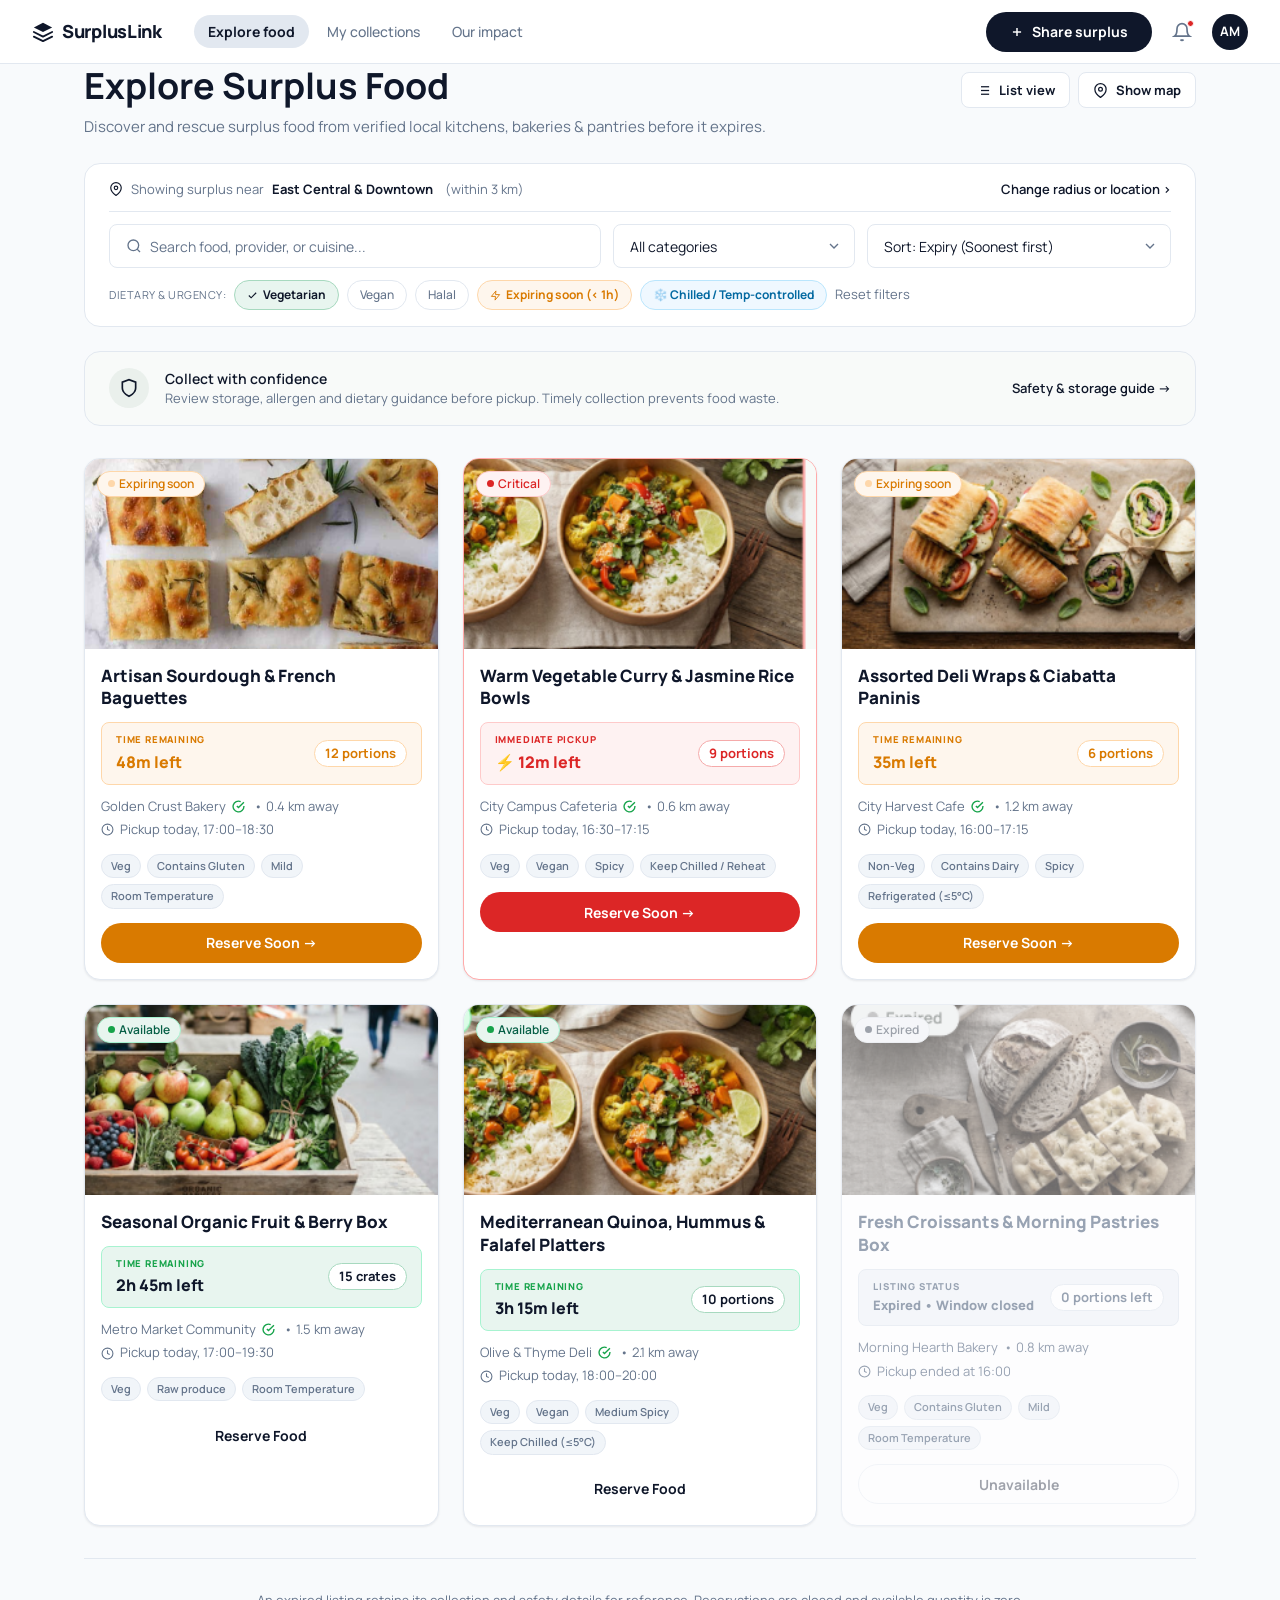
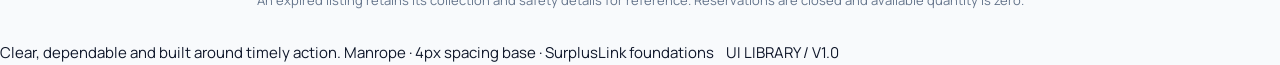
<file: explore.html>
<!DOCTYPE html>
<html lang="en">
<head>
  <meta charset="UTF-8">
  <meta name="viewport" content="width=device-width, initial-scale=1.0">
  <title>Explore Surplus Food - SurplusLink</title>
  <meta name="description" content="Discover and rescue surplus food from verified local kitchens, bakeries & pantries before it expires.">
  <link rel="stylesheet" href="style.css">
  <style>
    .filters-panel {
      background: var(--color-surface);
      border: 1px solid var(--color-border);
      border-radius: var(--radius-lg);
      padding: var(--spacing-4) var(--spacing-6);
      margin-bottom: var(--spacing-6);
    }

    .filter-location-row {
      display: flex;
      justify-content: space-between;
      align-items: center;
      padding-bottom: 12px;
      border-bottom: 1px solid var(--color-border);
      margin-bottom: 12px;
      font-size: 13px;
    }

    .filter-inputs-row {
      display: flex;
      gap: 12px;
      margin-bottom: 12px;
    }

    .filter-tags-row {
      display: flex;
      align-items: center;
      gap: 8px;
      flex-wrap: wrap;
      font-size: 13px;
    }

    .tag-checkbox {
      display: none;
    }

    .filter-tag {
      padding: 5px 12px;
      border-radius: var(--radius-pill);
      border: 1px solid var(--color-border);
      font-size: 12px;
      font-weight: 500;
      cursor: pointer;
      background: white;
      color: var(--color-muted);
      display: inline-flex;
      align-items: center;
      gap: 5px;
      white-space: nowrap;
      transition: all 0.15s ease;
      user-select: none;
    }

    .tag-checkbox:checked + .filter-tag.tag-veg,
    .filter-tag.active-veg {
      background: var(--color-success-bg);
      border-color: #A7D9BF;
      color: var(--color-primary);
      font-weight: 700;
    }

    .tag-checkbox:checked + .filter-tag.tag-vegan,
    .tag-checkbox:checked + .filter-tag.tag-halal {
      background: #F1F5F9;
      border-color: var(--color-primary);
      color: var(--color-primary);
      font-weight: 700;
    }

    .tag-checkbox:checked + .filter-tag.tag-warn,
    .filter-tag.active-warn {
      background: var(--color-warning-bg);
      border-color: var(--color-warning-border);
      color: var(--color-warning);
      font-weight: 700;
    }

    .tag-checkbox:checked + .filter-tag.tag-blue,
    .filter-tag.active-blue {
      background: #EFF8FF;
      border-color: #BAE6FD;
      color: #0369A1;
      font-weight: 700;
    }

    .safety-banner {
      background: #F8FAF9;
      border: 1px solid var(--color-border);
      border-radius: var(--radius-lg);
      padding: 16px 24px;
      display: flex;
      align-items: center;
      gap: 16px;
      margin-bottom: var(--spacing-8);
    }

    .safety-banner__icon {
      width: 40px;
      height: 40px;
      border-radius: 50%;
      background: #EAF0EC;
      display: flex;
      align-items: center;
      justify-content: center;
      flex-shrink: 0;
    }

    /* Urgency colours */
    .urgency-warning .urgency-label  { color: var(--color-warning); }
    .urgency-warning .urgency-time   { color: var(--color-warning); }
    .urgency-warning .urgency-portions { color: var(--color-warning); border-color: var(--color-warning-border); }

    .urgency-critical .urgency-label  { color: var(--color-critical); }
    .urgency-critical .urgency-time   { color: var(--color-critical); }
    .urgency-critical .urgency-portions { color: var(--color-critical); border-color: #F5AAAA; }

    .urgency-available .urgency-label  { color: var(--color-success); }
    .urgency-available .urgency-time   { color: var(--color-text); }
    .urgency-available .urgency-portions { color: var(--color-primary); border-color: #A7D9BF; }

    .urgency-expired .urgency-label  { color: var(--color-muted); }
    .urgency-expired .urgency-time   { color: var(--color-muted); }
    .urgency-expired .urgency-portions { color: var(--color-muted); border-color: var(--color-border); }

    .listing-meta-verified {
      color: var(--color-success);
      font-size: 13px;
    }

    .page-footer-note {
      text-align: center;
      padding: 32px 0;
      font-size: 13px;
      color: var(--color-muted);
      border-top: 1px solid var(--color-border);
    }

    @media (max-width: 1024px) {
      .filter-inputs-row {
        flex-wrap: wrap;
      }
    }

    @media (max-width: 768px) {
      .filter-inputs-row {
        flex-direction: column;
      }

      .filter-location-row {
        flex-direction: column;
        align-items: flex-start;
        gap: 4px;
      }

      .safety-banner {
        flex-wrap: wrap;
      }

      .view-toggle {
        display: none;
      }
    }
  </style>
</head>
<body>

  <!-- Navbar -->
  <nav class="navbar">
    <a href="explore.html" class="nav-logo">
      <svg width="22" height="22" viewBox="0 0 24 24" fill="none" xmlns="http://www.w3.org/2000/svg">
        <path d="M12 2L2 7L12 12L22 7L12 2Z" fill="currentColor"/>
        <path d="M2 17L12 22L22 17" stroke="currentColor" stroke-width="2" stroke-linecap="round" stroke-linejoin="round"/>
        <path d="M2 12L12 17L22 12" stroke="currentColor" stroke-width="2" stroke-linecap="round" stroke-linejoin="round"/>
      </svg>
      SurplusLink
    </a>
    <div class="nav-links">
      <a href="explore.html" class="active">Explore food</a>
      <a href="reservation.html">My collections</a>
      <a href="analytics.html">Our impact</a>
    </div>
    <div class="nav-actions">
      <a href="create-listing.html" class="btn btn-primary">
        <svg width="14" height="14" viewBox="0 0 24 24" fill="none" stroke="currentColor" stroke-width="2.5"><line x1="12" y1="5" x2="12" y2="19"/><line x1="5" y1="12" x2="19" y2="12"/></svg>
        Share surplus
      </a>
      <a href="notifications.html" class="nav-icon-btn" title="Notifications">
        <svg width="20" height="20" viewBox="0 0 24 24" fill="none" stroke="currentColor" stroke-width="2"><path d="M18 8A6 6 0 0 0 6 8c0 7-3 9-3 9h18s-3-2-3-9"/><path d="M13.73 21a2 2 0 0 1-3.46 0"/></svg>
        <span class="nav-badge"></span>
      </a>
      <a href="profile.html" class="nav-avatar" title="View Profile">AM</a>
    </div>
  </nav>

  <!-- Main -->
  <main class="page-main">
    <div class="container">

      <!-- Page Header -->
      <div class="flex justify-between items-start mb-6">
        <div>
          <h1 style="margin-bottom: 8px;">Explore Surplus Food</h1>
          <p class="text-muted" style="margin: 0;">Discover and rescue surplus food from verified local kitchens, bakeries &amp; pantries before it expires.</p>
        </div>
        <div class="flex gap-2 view-toggle" style="margin-top: 8px;">
          <button class="btn btn-outline" style="height: 36px; padding: 0 14px; font-size: 13px; border-radius: var(--radius-sm);">
            <svg width="15" height="15" viewBox="0 0 24 24" fill="none" stroke="currentColor" stroke-width="2"><line x1="8" y1="6" x2="21" y2="6"/><line x1="8" y1="12" x2="21" y2="12"/><line x1="8" y1="18" x2="21" y2="18"/><line x1="3" y1="6" x2="3.01" y2="6"/><line x1="3" y1="12" x2="3.01" y2="12"/><line x1="3" y1="18" x2="3.01" y2="18"/></svg>
            List view
          </button>
          <button class="btn btn-outline" style="height: 36px; padding: 0 14px; font-size: 13px; border-radius: var(--radius-sm);">
            <svg width="15" height="15" viewBox="0 0 24 24" fill="none" stroke="currentColor" stroke-width="2"><path d="M21 10c0 7-9 13-9 13s-9-6-9-13a9 9 0 0 1 18 0z"/><circle cx="12" cy="10" r="3"/></svg>
            Show map
          </button>
        </div>
      </div>

      <!-- Filters -->
      <div class="filters-panel">
        <div class="filter-location-row">
          <div class="flex items-center gap-2 text-muted">
            <svg width="14" height="14" viewBox="0 0 24 24" fill="none" stroke="var(--color-primary)" stroke-width="2"><path d="M21 10c0 7-9 13-9 13s-9-6-9-13a9 9 0 0 1 18 0z"/><circle cx="12" cy="10" r="3"/></svg>
            Showing surplus near <strong style="color: var(--color-text);">East Central &amp; Downtown</strong> <span style="margin-left: 4px;">(within 3 km)</span>
          </div>
          <a href="#" style="color: var(--color-primary); font-weight: 600; font-size: 13px;">Change radius or location &rsaquo;</a>
        </div>

        <div class="filter-inputs-row">
          <div class="search-bar" style="flex: 2.2;">
            <svg width="16" height="16" viewBox="0 0 24 24" fill="none" stroke="var(--color-muted)" stroke-width="2"><circle cx="11" cy="11" r="8"/><line x1="21" y1="21" x2="16.65" y2="16.65"/></svg>
            <input type="text" placeholder="Search food, provider, or cuisine...">
          </div>
          <select class="input-field" style="flex: 1; font-size: 14px;">
            <option>All categories</option>
            <option>Bakery</option>
            <option>Prepared Meals</option>
            <option>Produce</option>
          </select>
          <select class="input-field" style="flex: 1.3; font-size: 14px;">
            <option>Sort: Expiry (Soonest first)</option>
            <option>Sort: Distance</option>
            <option>Sort: Portions</option>
          </select>
        </div>

        <div class="filter-tags-row">
          <span class="text-muted font-600" style="font-size: 11px; letter-spacing: 0.5px; text-transform: uppercase;">DIETARY &amp; URGENCY:</span>
          
          <input type="checkbox" id="filter-veg" class="tag-checkbox" checked>
          <label for="filter-veg" class="filter-tag tag-veg">
            <svg width="11" height="11" viewBox="0 0 24 24" fill="none" stroke="currentColor" stroke-width="2.5"><polyline points="20 6 9 17 4 12"/></svg>
            Vegetarian
          </label>

          <input type="checkbox" id="filter-vegan" class="tag-checkbox">
          <label for="filter-vegan" class="filter-tag tag-vegan">Vegan</label>

          <input type="checkbox" id="filter-halal" class="tag-checkbox">
          <label for="filter-halal" class="filter-tag tag-halal">Halal</label>

          <input type="checkbox" id="filter-warn" class="tag-checkbox" checked>
          <label for="filter-warn" class="filter-tag tag-warn">
            <svg width="11" height="11" viewBox="0 0 24 24" fill="none" stroke="currentColor" stroke-width="2"><polygon points="13 2 3 14 12 14 11 22 21 10 12 10 13 2"/></svg>
            Expiring soon (&lt; 1h)
          </label>

          <input type="checkbox" id="filter-blue" class="tag-checkbox" checked>
          <label for="filter-blue" class="filter-tag tag-blue">
            ❄️ Chilled / Temp-controlled
          </label>

          <a href="explore.html" class="ml-auto" style="color: var(--color-muted); font-size: 13px; text-decoration: none;">Reset filters</a>
        </div>
      </div>

      <!-- Safety banner -->
      <div class="safety-banner">
        <div class="safety-banner__icon">
          <svg width="20" height="20" viewBox="0 0 24 24" fill="none" stroke="var(--color-primary)" stroke-width="2"><path d="M12 22s8-4 8-10V5l-8-3-8 3v7c0 6 8 10 8 10z"/></svg>
        </div>
        <div style="flex: 1;">
          <p style="margin: 0; font-weight: 600; font-size: 14px;">Collect with confidence</p>
          <p style="margin: 0; font-size: 13px; color: var(--color-muted);">Review storage, allergen and dietary guidance before pickup. Timely collection prevents food waste.</p>
        </div>
        <a href="#" style="font-size: 13px; font-weight: 600; color: var(--color-text); white-space: nowrap;">Safety &amp; storage guide →</a>
      </div>

      <!-- Listings Grid -->
      <div class="grid-listings">

        <!-- Card 1: Expiring soon (warning) -->
        <div class="listing-card">
          <div class="listing-card__image">
            <img src="assets/images/food_sourdough.jpg" alt="Artisan Sourdough & French Baguettes" style="width:100%; height:100%; object-fit:cover;">
            <div class="listing-card__badge">
              <span class="badge badge-warning"><span class="badge-dot"></span> Expiring soon</span>
            </div>
          </div>
          <div class="listing-card__body">
            <h3 class="listing-card__title">Artisan Sourdough &amp; French Baguettes</h3>
            <div class="listing-card__urgency warning urgency-warning">
              <div>
                <div class="urgency-label">TIME REMAINING</div>
                <div class="urgency-time">48m left</div>
              </div>
              <span class="urgency-portions">12 portions</span>
            </div>
            <p class="listing-card__meta">
              Golden Crust Bakery <svg width="13" height="13" viewBox="0 0 24 24" fill="none" stroke="var(--color-success)" stroke-width="2.5"><path d="M22 11.08V12a10 10 0 1 1-5.93-9.14"/><polyline points="22 4 12 14.01 9 11.01"/></svg>
              &nbsp;• 0.4 km away
            </p>
            <p class="listing-card__meta">
              <svg width="13" height="13" viewBox="0 0 24 24" fill="none" stroke="currentColor" stroke-width="2"><circle cx="12" cy="12" r="10"/><polyline points="12 6 12 12 16 14"/></svg>
              Pickup today, 17:00–18:30
            </p>
            <div class="listing-card__tags">
              <span class="listing-card__tag">Veg</span>
              <span class="listing-card__tag">Contains Gluten</span>
              <span class="listing-card__tag">Mild</span>
              <span class="listing-card__tag">Room Temperature</span>
            </div>
            <a href="listing-details.html" class="btn btn-warning" style="width: 100%;">Reserve Soon →</a>
          </div>
        </div>

        <!-- Card 2: Critical -->
        <div class="listing-card critical-card">
          <div class="listing-card__image">
            <img src="assets/images/food_grain_bowls.png" alt="Warm Vegetable Curry & Jasmine Rice Bowls" style="width:100%; height:100%; object-fit:cover;">
            <div class="listing-card__badge">
              <span class="badge badge-critical"><span class="badge-dot"></span> Critical</span>
            </div>
          </div>
          <div class="listing-card__body">
            <h3 class="listing-card__title">Warm Vegetable Curry &amp; Jasmine Rice Bowls</h3>
            <div class="listing-card__urgency critical urgency-critical">
              <div>
                <div class="urgency-label">IMMEDIATE PICKUP</div>
                <div class="urgency-time">⚡ 12m left</div>
              </div>
              <span class="urgency-portions">9 portions</span>
            </div>
            <p class="listing-card__meta">
              City Campus Cafeteria <svg width="13" height="13" viewBox="0 0 24 24" fill="none" stroke="var(--color-success)" stroke-width="2.5"><path d="M22 11.08V12a10 10 0 1 1-5.93-9.14"/><polyline points="22 4 12 14.01 9 11.01"/></svg>
              &nbsp;• 0.6 km away
            </p>
            <p class="listing-card__meta">
              <svg width="13" height="13" viewBox="0 0 24 24" fill="none" stroke="currentColor" stroke-width="2"><circle cx="12" cy="12" r="10"/><polyline points="12 6 12 12 16 14"/></svg>
              Pickup today, 16:30–17:15
            </p>
            <div class="listing-card__tags">
              <span class="listing-card__tag">Veg</span>
              <span class="listing-card__tag">Vegan</span>
              <span class="listing-card__tag">Spicy</span>
              <span class="listing-card__tag">Keep Chilled / Reheat</span>
            </div>
            <a href="listing-details.html" class="btn btn-critical" style="width: 100%;">Reserve Soon →</a>
          </div>
        </div>

        <!-- Card 3: Expiring soon (warning) -->
        <div class="listing-card">
          <div class="listing-card__image">
            <img src="assets/images/food_sandwiches.png" alt="Assorted Deli Wraps & Ciabatta Paninis" style="width:100%; height:100%; object-fit:cover;">
            <div class="listing-card__badge">
              <span class="badge badge-warning"><span class="badge-dot"></span> Expiring soon</span>
            </div>
          </div>
          <div class="listing-card__body">
            <h3 class="listing-card__title">Assorted Deli Wraps &amp; Ciabatta Paninis</h3>
            <div class="listing-card__urgency warning urgency-warning">
              <div>
                <div class="urgency-label">TIME REMAINING</div>
                <div class="urgency-time">35m left</div>
              </div>
              <span class="urgency-portions">6 portions</span>
            </div>
            <p class="listing-card__meta">
              City Harvest Cafe <svg width="13" height="13" viewBox="0 0 24 24" fill="none" stroke="var(--color-success)" stroke-width="2.5"><path d="M22 11.08V12a10 10 0 1 1-5.93-9.14"/><polyline points="22 4 12 14.01 9 11.01"/></svg>
              &nbsp;• 1.2 km away
            </p>
            <p class="listing-card__meta">
              <svg width="13" height="13" viewBox="0 0 24 24" fill="none" stroke="currentColor" stroke-width="2"><circle cx="12" cy="12" r="10"/><polyline points="12 6 12 12 16 14"/></svg>
              Pickup today, 16:00–17:15
            </p>
            <div class="listing-card__tags">
              <span class="listing-card__tag">Non-Veg</span>
              <span class="listing-card__tag">Contains Dairy</span>
              <span class="listing-card__tag">Spicy</span>
              <span class="listing-card__tag">Refrigerated (≤5°C)</span>
            </div>
            <a href="listing-details.html" class="btn btn-warning" style="width: 100%;">Reserve Soon →</a>
          </div>
        </div>

        <!-- Card 4: Available -->
        <div class="listing-card">
          <div class="listing-card__image">
            <img src="assets/images/food_harvest_crate.png" alt="Seasonal Organic Fruit & Berry Box" style="width:100%; height:100%; object-fit:cover;">
            <div class="listing-card__badge">
              <span class="badge badge-success"><span class="badge-dot"></span> Available</span>
            </div>
          </div>
          <div class="listing-card__body">
            <h3 class="listing-card__title">Seasonal Organic Fruit &amp; Berry Box</h3>
            <div class="listing-card__urgency available urgency-available">
              <div>
                <div class="urgency-label">TIME REMAINING</div>
                <div class="urgency-time">2h 45m left</div>
              </div>
              <span class="urgency-portions">15 crates</span>
            </div>
            <p class="listing-card__meta">
              Metro Market Community <svg width="13" height="13" viewBox="0 0 24 24" fill="none" stroke="var(--color-success)" stroke-width="2.5"><path d="M22 11.08V12a10 10 0 1 1-5.93-9.14"/><polyline points="22 4 12 14.01 9 11.01"/></svg>
              &nbsp;• 1.5 km away
            </p>
            <p class="listing-card__meta">
              <svg width="13" height="13" viewBox="0 0 24 24" fill="none" stroke="currentColor" stroke-width="2"><circle cx="12" cy="12" r="10"/><polyline points="12 6 12 12 16 14"/></svg>
              Pickup today, 17:00–19:30
            </p>
            <div class="listing-card__tags">
              <span class="listing-card__tag">Veg</span>
              <span class="listing-card__tag">Raw produce</span>
              <span class="listing-card__tag">Room Temperature</span>
            </div>
            <a href="listing-details.html" class="btn btn-dark" style="width: 100%;">Reserve Food</a>
          </div>
        </div>

        <!-- Card 5: Available -->
        <div class="listing-card">
          <div class="listing-card__image">
            <img src="assets/images/food_grain_bowls_2.png" alt="Mediterranean Quinoa, Hummus & Falafel Platters" style="width:100%; height:100%; object-fit:cover;">
            <div class="listing-card__badge">
              <span class="badge badge-success"><span class="badge-dot"></span> Available</span>
            </div>
          </div>
          <div class="listing-card__body">
            <h3 class="listing-card__title">Mediterranean Quinoa, Hummus &amp; Falafel Platters</h3>
            <div class="listing-card__urgency available urgency-available">
              <div>
                <div class="urgency-label">TIME REMAINING</div>
                <div class="urgency-time">3h 15m left</div>
              </div>
              <span class="urgency-portions">10 portions</span>
            </div>
            <p class="listing-card__meta">
              Olive &amp; Thyme Deli <svg width="13" height="13" viewBox="0 0 24 24" fill="none" stroke="var(--color-success)" stroke-width="2.5"><path d="M22 11.08V12a10 10 0 1 1-5.93-9.14"/><polyline points="22 4 12 14.01 9 11.01"/></svg>
              &nbsp;• 2.1 km away
            </p>
            <p class="listing-card__meta">
              <svg width="13" height="13" viewBox="0 0 24 24" fill="none" stroke="currentColor" stroke-width="2"><circle cx="12" cy="12" r="10"/><polyline points="12 6 12 12 16 14"/></svg>
              Pickup today, 18:00–20:00
            </p>
            <div class="listing-card__tags">
              <span class="listing-card__tag">Veg</span>
              <span class="listing-card__tag">Vegan</span>
              <span class="listing-card__tag">Medium Spicy</span>
              <span class="listing-card__tag">Keep Chilled (≤5°C)</span>
            </div>
            <a href="listing-details.html" class="btn btn-dark" style="width: 100%;">Reserve Food</a>
          </div>
        </div>

        <!-- Card 6: Expired -->
        <div class="listing-card expired-card">
          <div class="listing-card__image" style="filter: grayscale(0.5);">
            <img src="assets/images/food_rustic_bread_expired.png" alt="Fresh Croissants & Morning Pastries Box" style="width:100%; height:100%; object-fit:cover;">
            <div class="listing-card__badge">
              <span class="badge"><span class="badge-dot" style="background: var(--color-muted);"></span> Expired</span>
            </div>
          </div>
          <div class="listing-card__body">
            <h3 class="listing-card__title" style="color: var(--color-muted);">Fresh Croissants &amp; Morning Pastries Box</h3>
            <div class="listing-card__urgency expired urgency-expired">
              <div>
                <div class="urgency-label">LISTING STATUS</div>
                <div class="urgency-time" style="font-size: 13px;">Expired • Window closed</div>
              </div>
              <span class="urgency-portions">0 portions left</span>
            </div>
            <p class="listing-card__meta">Morning Hearth Bakery &nbsp;• 0.8 km away</p>
            <p class="listing-card__meta">
              <svg width="13" height="13" viewBox="0 0 24 24" fill="none" stroke="currentColor" stroke-width="2"><circle cx="12" cy="12" r="10"/><polyline points="12 6 12 12 16 14"/></svg>
              Pickup ended at 16:00
            </p>
            <div class="listing-card__tags">
              <span class="listing-card__tag">Veg</span>
              <span class="listing-card__tag">Contains Gluten</span>
              <span class="listing-card__tag">Mild</span>
              <span class="listing-card__tag">Room Temperature</span>
            </div>
            <button class="btn btn-outline" style="width: 100%; cursor: not-allowed; opacity: 0.6;" disabled>Unavailable</button>
          </div>
        </div>

      </div><!-- /grid -->

      <div class="page-footer-note">
        An expired listing retains its collection and safety details for reference. Reservations are closed and available quantity is zero.
      </div>

    </div>
  </main>

  <!-- Site footer -->
  <footer class="site-footer">
    <span>Clear, dependable and built around timely action.</span>
    <span>Manrope · 4px spacing base · SurplusLink foundations &nbsp;&nbsp; UI LIBRARY / V1.0</span>
  </footer>

  <!-- Mobile Bottom Nav -->
  <nav class="mobile-nav">
    <a href="explore.html" class="mobile-nav-item active">
      <svg viewBox="0 0 24 24" fill="none" stroke="currentColor" stroke-width="2"><circle cx="11" cy="11" r="8"/><line x1="21" y1="21" x2="16.65" y2="16.65"/></svg>
      Explore
    </a>
    <a href="reservation.html" class="mobile-nav-item">
      <svg viewBox="0 0 24 24" fill="none" stroke="currentColor" stroke-width="2"><path d="M4 19.5A2.5 2.5 0 0 1 6.5 17H20"/><path d="M6.5 2H20v20H6.5A2.5 2.5 0 0 1 4 19.5v-15A2.5 2.5 0 0 1 6.5 2z"/></svg>
      Collections
    </a>
    <a href="analytics.html" class="mobile-nav-item">
      <svg viewBox="0 0 24 24" fill="none" stroke="currentColor" stroke-width="2"><path d="M12 2.69l5.66 5.66a8 8 0 1 1-11.31 0z"/></svg>
      Impact
    </a>
    <a href="profile.html" class="mobile-nav-item">
      <svg viewBox="0 0 24 24" fill="none" stroke="currentColor" stroke-width="2"><path d="M20 21v-2a4 4 0 0 0-4-4H8a4 4 0 0 0-4 4v2"/><circle cx="12" cy="7" r="4"/></svg>
      Profile
    </a>
  </nav>

</body>
</html>
</file>
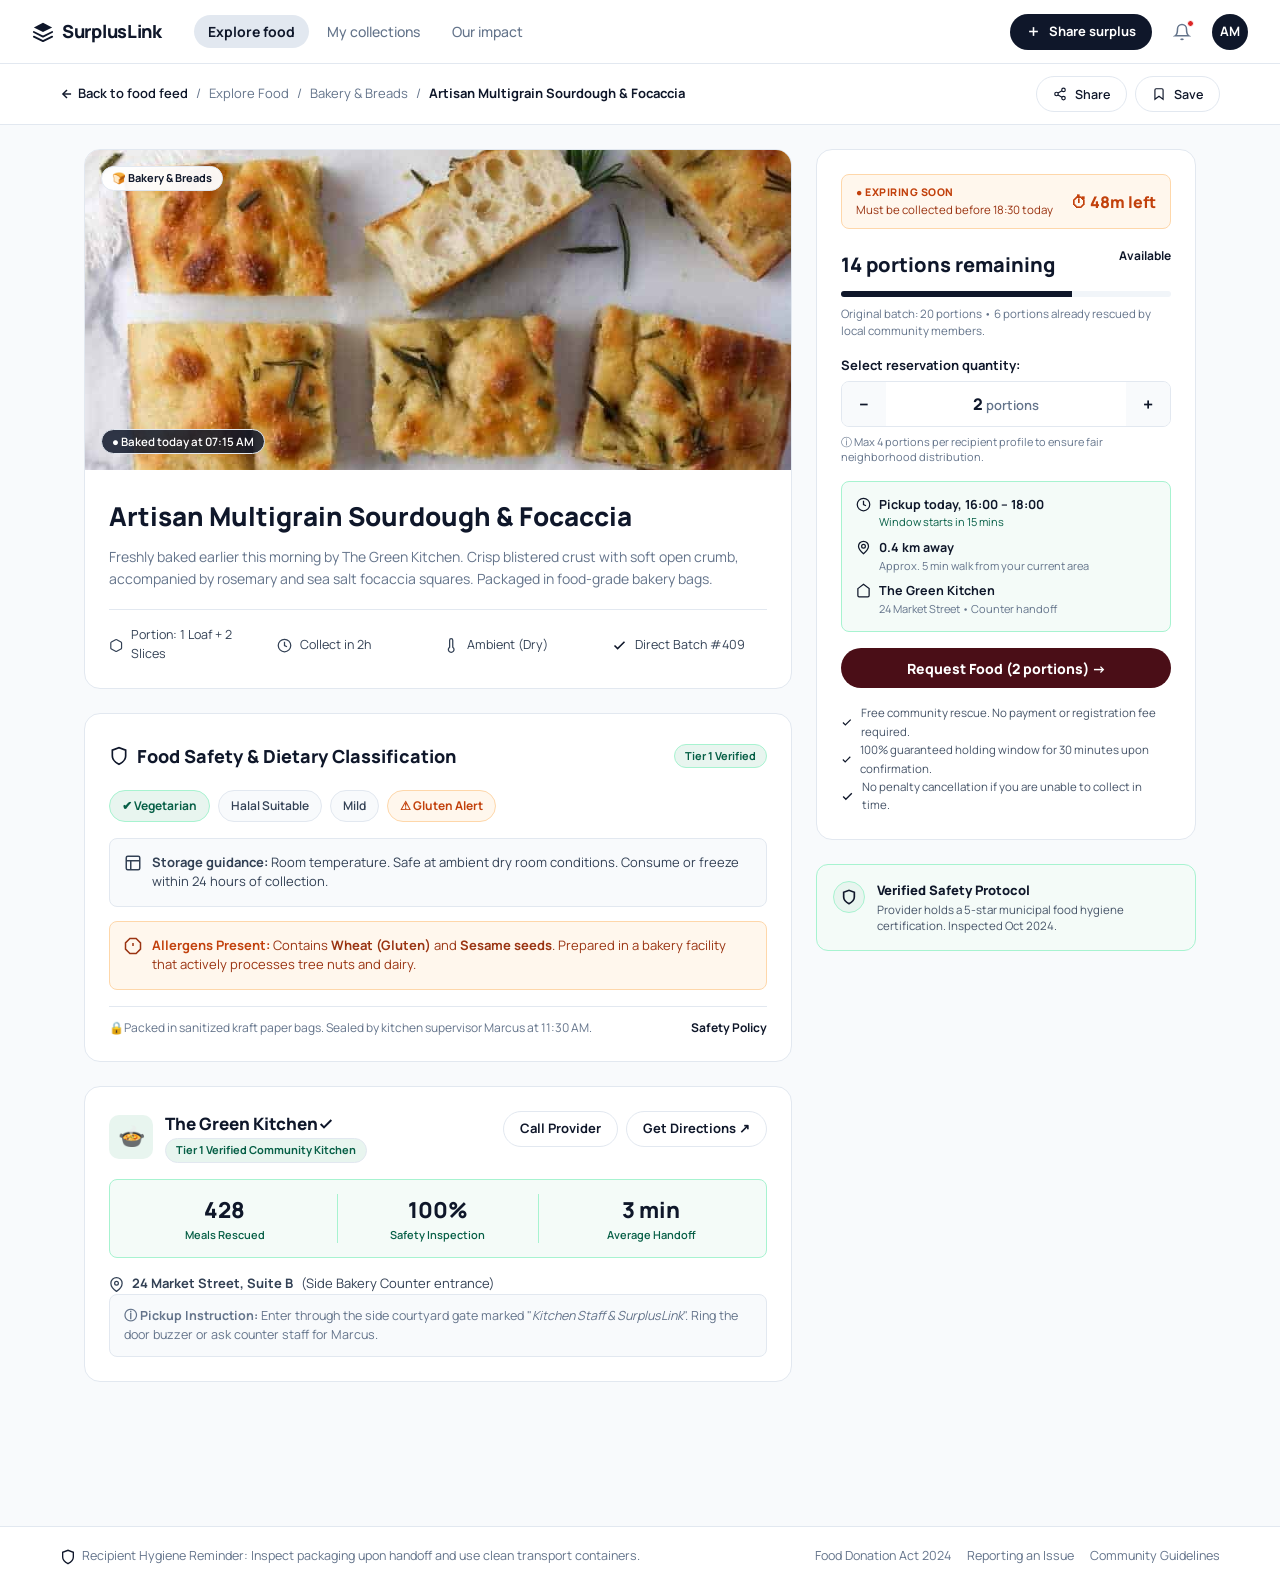
<file: listing-details.html>
<!DOCTYPE html>
<html lang="en">
<head>
  <meta charset="UTF-8">
  <meta name="viewport" content="width=device-width, initial-scale=1.0">
  <title>Artisan Multigrain Sourdough & Focaccia – SurplusLink</title>
  <meta name="description" content="Reserve freshly baked artisan multigrain sourdough and rosemary focaccia from The Green Kitchen before expiry.">
  <link rel="stylesheet" href="style.css">
  <style>
    .ld-layout {
      display: grid;
      grid-template-columns: 1fr 380px;
      gap: 24px;
      align-items: start;
    }
    .ld-card {
      background: var(--color-surface);
      border: 1px solid var(--color-border);
      border-radius: var(--radius-lg);
      padding: 24px;
      margin-bottom: 24px;
    }
    .stepper-row {
      display: flex;
      align-items: center;
      border: 1.5px solid var(--color-border);
      border-radius: 8px;
      background: #FFFFFF;
      overflow: hidden;
      margin-bottom: 8px;
    }
    .stepper-btn {
      width: 44px;
      height: 44px;
      border: none;
      background: #F8FAFC;
      font-size: 18px;
      font-weight: 700;
      color: #0F172A;
      cursor: pointer;
      display: inline-flex;
      align-items: center;
      justify-content: center;
    }
    @media (max-width: 960px) {
      .ld-layout {
        grid-template-columns: 1fr;
      }
    }
  </style>
</head>
<body style="background-color: var(--color-background);">

  <!-- Navbar -->
  <nav class="navbar">
    <a href="explore.html" class="nav-logo">
      <svg width="22" height="22" viewBox="0 0 24 24" fill="none">
        <path d="M12 2L2 7L12 12L22 7L12 2Z" fill="var(--color-primary)"/>
        <path d="M2 17L12 22L22 17" stroke="var(--color-primary)" stroke-width="2" stroke-linecap="round" stroke-linejoin="round"/>
        <path d="M2 12L12 17L22 12" stroke="var(--color-primary)" stroke-width="2" stroke-linecap="round" stroke-linejoin="round"/>
      </svg>
      SurplusLink
    </a>
    <div class="nav-links">
      <a href="explore.html" class="active">Explore food</a>
      <a href="reservation.html">My collections</a>
      <a href="analytics.html">Our impact</a>
    </div>
    <div class="nav-actions">
      <a href="create-listing.html" class="btn btn-primary btn-sm">
        <svg width="15" height="15" viewBox="0 0 24 24" fill="none" stroke="currentColor" stroke-width="2.5"><line x1="12" y1="5" x2="12" y2="19"></line><line x1="5" y1="12" x2="19" y2="12"></line></svg>
        Share surplus
      </a>
      <a href="notifications.html" class="nav-icon-btn" title="Notifications">
        <svg width="18" height="18" viewBox="0 0 24 24" fill="none" stroke="currentColor" stroke-width="2"><path d="M18 8A6 6 0 0 0 6 8c0 7-3 9-3 9h18s-3-2-3-9"></path><path d="M13.73 21a2 2 0 0 1-3.46 0"></path></svg>
        <span class="unread-dot"></span>
      </a>
      <a href="profile.html" class="nav-avatar" title="View Profile">AM</a>
    </div>
  </nav>

  <!-- Sub-nav Breadcrumbs & Share/Save Buttons -->
  <div style="background: #FFFFFF; border-bottom: 1px solid var(--color-border); padding: 12px 24px;">
    <div class="container" style="padding: 0; display: flex; justify-content: space-between; align-items: center; flex-wrap: wrap; gap: 12px;">
      <div style="display: flex; align-items: center; gap: 8px; font-size: 13px; flex-wrap: wrap;">
        <a href="explore.html" style="color: var(--color-primary); font-weight: 600; text-decoration: none; display: flex; align-items: center; gap: 4px;">
          <svg width="14" height="14" viewBox="0 0 24 24" fill="none" stroke="currentColor" stroke-width="2.5"><line x1="19" y1="12" x2="5" y2="12"></line><polyline points="12 19 5 12 12 5"></polyline></svg>
          Back to food feed
        </a>
        <span style="color: var(--color-muted);">/</span>
        <a href="explore.html" style="color: var(--color-muted); text-decoration: none;">Explore Food</a>
        <span style="color: var(--color-muted);">/</span>
        <span style="color: var(--color-muted);">Bakery & Breads</span>
        <span style="color: var(--color-muted);">/</span>
        <span style="font-weight: 700; color: #0F172A;">Artisan Multigrain Sourdough & Focaccia</span>
      </div>

      <div style="display: flex; gap: 8px;">
        <button class="btn btn-outline btn-sm" style="border-color: var(--color-border); color: #0F172A; font-weight: 600; font-size: 12.5px;">
          <svg width="14" height="14" viewBox="0 0 24 24" fill="none" stroke="currentColor" stroke-width="2"><circle cx="18" cy="5" r="3"></circle><circle cx="6" cy="12" r="3"></circle><circle cx="18" cy="19" r="3"></circle><line x1="8.59" y1="13.51" x2="15.42" y2="17.49"></line><line x1="15.41" y1="6.51" x2="8.59" y2="10.49"></line></svg>
          Share
        </button>
        <button class="btn btn-outline btn-sm" style="border-color: var(--color-border); color: #0F172A; font-weight: 600; font-size: 12.5px;">
          <svg width="14" height="14" viewBox="0 0 24 24" fill="none" stroke="currentColor" stroke-width="2"><path d="M19 21l-7-5-7 5V5a2 2 0 0 1 2-2h10a2 2 0 0 1 2 2z"></path></svg>
          Save
        </button>
      </div>
    </div>
  </div>

  <main class="container" style="padding-top: 24px; padding-bottom: 80px;">
    <div class="ld-layout">
      
      <!-- Left Column: Details, Safety, Provider -->
      <div class="left-col">
        
        <!-- Main Image Card -->
        <div class="ld-card" style="padding: 0; overflow: hidden;">
          <div style="position: relative; height: 320px; background: #0F172A;">
            <img src="assets/images/food_sourdough.jpg" alt="Artisan Multigrain Sourdough" style="width: 100%; height: 100%; object-fit: cover;">
            <span class="badge" style="position: absolute; top: 16px; left: 16px; background: rgba(255,255,255,0.95); color: #0F172A; font-weight: 700; font-size: 11px;">
              🍞 Bakery & Breads
            </span>
            <span class="badge" style="position: absolute; bottom: 16px; left: 16px; background: rgba(15,23,42,0.85); color: #FFFFFF; font-size: 11.5px; font-weight: 600;">
              ● Baked today at 07:15 AM
            </span>
          </div>

          <div style="padding: 24px;">
            <h1 style="margin: 0 0 8px 0; font-size: 26px; font-weight: 800; color: #0F172A;">
              Artisan Multigrain Sourdough & Focaccia
            </h1>
            <p class="text-muted" style="margin: 0 0 20px 0; font-size: 14px; line-height: 1.55;">
              Freshly baked earlier this morning by The Green Kitchen. Crisp blistered crust with soft open crumb, accompanied by rosemary and sea salt focaccia squares. Packaged in food-grade bakery bags.
            </p>

            <!-- 4 Specs items -->
            <div style="display: grid; grid-template-columns: repeat(auto-fit, minmax(140px, 1fr)); gap: 12px; border-top: 1px solid var(--color-border); padding-top: 16px; font-size: 12.5px; color: #334155;">
              <div class="flex items-center gap-2">
                <svg width="15" height="15" viewBox="0 0 24 24" fill="none" stroke="currentColor" stroke-width="2"><path d="M21 16V8a2 2 0 0 0-1-1.73l-7-4a2 2 0 0 0-2 0l-7 4A2 2 0 0 0 3 8v8a2 2 0 0 0 1 1.73l7 4a2 2 0 0 0 2 0l7-4A2 2 0 0 0 21 16z"></path></svg>
                <span>Portion: 1 Loaf + 2 Slices</span>
              </div>
              <div class="flex items-center gap-2">
                <svg width="15" height="15" viewBox="0 0 24 24" fill="none" stroke="currentColor" stroke-width="2"><circle cx="12" cy="12" r="10"></circle><polyline points="12 6 12 12 16 14"></polyline></svg>
                <span>Collect in 2h</span>
              </div>
              <div class="flex items-center gap-2">
                <svg width="15" height="15" viewBox="0 0 24 24" fill="none" stroke="currentColor" stroke-width="2"><path d="M14 14.76V3.5a2.5 2.5 0 0 0-5 0v11.26a4.5 4.5 0 1 0 5 0z"></path></svg>
                <span>Ambient (Dry)</span>
              </div>
              <div class="flex items-center gap-2">
                <svg width="15" height="15" viewBox="0 0 24 24" fill="none" stroke="var(--color-primary)" stroke-width="2.5"><polyline points="20 6 9 17 4 12"></polyline></svg>
                <span>Direct Batch #409</span>
              </div>
            </div>
          </div>
        </div>

        <!-- Food Safety & Dietary Classification -->
        <div class="ld-card">
          <div class="flex justify-between items-center mb-4">
            <h2 class="flex items-center gap-2" style="margin: 0; font-size: 18px; font-weight: 800; color: #0F172A;">
              <svg width="20" height="20" viewBox="0 0 24 24" fill="none" stroke="currentColor" stroke-width="2"><path d="M12 22s8-4 8-10V5l-8-3-8 3v7c0 6 8 10 8 10z"></path></svg>
              Food Safety & Dietary Classification
            </h2>
            <span class="badge" style="background: #E8F5EF; color: #065F46; border: 1px solid #A7F3D0; font-weight: 700; font-size: 11px;">
              Tier 1 Verified
            </span>
          </div>

          <!-- Tags -->
          <div style="display: flex; gap: 8px; flex-wrap: wrap; margin-bottom: 16px;">
            <span class="badge" style="background: #E8F5EF; color: #065F46; border: 1px solid #A7F3D0; font-weight: 700; font-size: 12px; padding: 6px 12px;">✔ Vegetarian</span>
            <span class="badge" style="background: #F8FAFC; border: 1px solid var(--color-border); color: #334155; font-size: 12px; padding: 6px 12px;">Halal Suitable</span>
            <span class="badge" style="background: #F8FAFC; border: 1px solid var(--color-border); color: #334155; font-size: 12px; padding: 6px 12px;">Mild</span>
            <span class="badge" style="background: #FFF7ED; border: 1px solid #FED7AA; color: #C2410C; font-size: 12px; font-weight: 700; padding: 6px 12px;">⚠ Gluten Alert</span>
          </div>

          <!-- Storage guidance box -->
          <div style="background: #F8FAFC; border: 1px solid var(--color-border); border-radius: 8px; padding: 14px; margin-bottom: 14px; display: flex; gap: 10px; font-size: 13px; color: #334155;">
            <svg width="18" height="18" viewBox="0 0 24 24" fill="none" stroke="currentColor" stroke-width="2" style="flex-shrink: 0; margin-top: 1px;"><rect x="3" y="3" width="18" height="18" rx="2" ry="2"></rect><line x1="3" y1="9" x2="21" y2="9"></line><line x1="9" y1="21" x2="9" y2="9"></line></svg>
            <div>
              <strong>Storage guidance:</strong> Room temperature. Safe at ambient dry room conditions. Consume or freeze within 24 hours of collection.
            </div>
          </div>

          <!-- Allergens Box -->
          <div style="background: #FFF7ED; border: 1px solid #FED7AA; border-radius: 8px; padding: 14px; margin-bottom: 16px; display: flex; gap: 10px; font-size: 13px; color: #9A3412;">
            <svg width="18" height="18" viewBox="0 0 24 24" fill="none" stroke="currentColor" stroke-width="2" style="flex-shrink: 0; margin-top: 1px;"><polygon points="7.86 2 16.14 2 22 7.86 22 16.14 16.14 22 7.86 22 2 16.14 2 7.86 7.86 2"></polygon><line x1="12" y1="8" x2="12" y2="12"></line><line x1="12" y1="16" x2="12.01" y2="16"></line></svg>
            <div>
              <strong style="color: #C2410C;">Allergens Present:</strong> Contains <strong>Wheat (Gluten)</strong> and <strong>Sesame seeds</strong>. Prepared in a bakery facility that actively processes tree nuts and dairy.
            </div>
          </div>

          <!-- Bottom compliance bar -->
          <div class="flex justify-between items-center text-muted" style="font-size: 12px; border-top: 1px solid var(--color-border); padding-top: 12px;">
            <div class="flex items-center gap-1.5">
              <span>🔒</span> Packed in sanitized kraft paper bags. Sealed by kitchen supervisor Marcus at 11:30 AM.
            </div>
            <a href="#" style="color: var(--color-primary); font-weight: 700; text-decoration: none;">Safety Policy</a>
          </div>
        </div>

        <!-- Provider Profile Card -->
        <div class="ld-card">
          <div class="flex justify-between items-start flex-wrap gap-3 mb-4">
            <div class="flex items-center gap-3">
              <div style="width: 44px; height: 44px; border-radius: 10px; background: #E8F5EF; color: var(--color-primary); display: flex; align-items: center; justify-content: center; font-size: 22px;">
                🍲
              </div>
              <div>
                <div class="flex items-center gap-1.5" style="font-size: 17px; font-weight: 800; color: #0F172A;">
                  The Green Kitchen
                  <svg width="16" height="16" viewBox="0 0 24 24" fill="none" stroke="var(--color-primary)" stroke-width="3"><polyline points="20 6 9 17 4 12"></polyline></svg>
                </div>
                <span class="badge" style="background: #E8F5EF; color: #065F46; font-size: 11px; font-weight: 700; margin-top: 2px;">
                  Tier 1 Verified Community Kitchen
                </span>
              </div>
            </div>

            <div class="flex gap-2">
              <a href="tel:+15550198" class="btn btn-outline btn-sm" style="border-color: var(--color-border); color: #0F172A; font-weight: 700; text-decoration: none;">
                Call Provider
              </a>
              <a href="https://maps.google.com" target="_blank" class="btn btn-outline btn-sm" style="border-color: var(--color-border); color: #0F172A; font-weight: 700; text-decoration: none;">
                Get Directions ↗
              </a>
            </div>
          </div>

          <!-- 3 Stats -->
          <div style="display: grid; grid-template-columns: repeat(3, 1fr); gap: 12px; background: #F4FBF8; border: 1px solid #A7F3D0; border-radius: 8px; padding: 14px; text-align: center; margin-bottom: 16px;">
            <div>
              <div style="font-size: 22px; font-weight: 800; color: #0F172A;">428</div>
              <div style="font-size: 11px; color: #065F46; font-weight: 600;">Meals Rescued</div>
            </div>
            <div style="border-left: 1px solid #A7F3D0; border-right: 1px solid #A7F3D0;">
              <div style="font-size: 22px; font-weight: 800; color: #0F172A;">100%</div>
              <div style="font-size: 11px; color: #065F46; font-weight: 600;">Safety Inspection</div>
            </div>
            <div>
              <div style="font-size: 22px; font-weight: 800; color: #0F172A;">3 min</div>
              <div style="font-size: 11px; color: #065F46; font-weight: 600;">Average Handoff</div>
            </div>
          </div>

          <div class="flex items-center gap-2 mb-3" style="font-size: 13px; color: #334155;">
            <svg width="15" height="15" viewBox="0 0 24 24" fill="none" stroke="currentColor" stroke-width="2"><path d="M21 10c0 7-9 13-9 13s-9-6-9-13a9 9 0 0 1 18 0z"></path><circle cx="12" cy="10" r="3"></circle></svg>
            <strong>24 Market Street, Suite B</strong> (Side Bakery Counter entrance)
          </div>

          <div style="background: #F8FAFC; border: 1px solid var(--color-border); border-radius: 8px; padding: 12px 14px; font-size: 12.5px; color: #64748B;">
            <strong>ⓘ Pickup Instruction:</strong> Enter through the side courtyard gate marked "<em>Kitchen Staff & SurplusLink</em>". Ring the door buzzer or ask counter staff for Marcus.
          </div>
        </div>

      </div>

      <!-- Right Column: Reserve Box -->
      <div class="right-col">
        
        <!-- Reservation Card -->
        <div class="ld-card">
          <!-- Amber Countdown Bar -->
          <div style="background: #FFF7ED; border: 1.5px solid #FED7AA; border-radius: 8px; padding: 10px 14px; display: flex; justify-content: space-between; align-items: center; margin-bottom: 18px;">
            <div>
              <div style="font-size: 10.5px; font-weight: 800; letter-spacing: 0.5px; color: #C2410C; text-transform: uppercase;">● EXPIRING SOON</div>
              <div style="font-size: 11.5px; color: #9A3412;">Must be collected before 18:30 today</div>
            </div>
            <div style="font-size: 16px; font-weight: 800; color: #C2410C; display: flex; align-items: center; gap: 4px;">
              ⏱ 48m left
            </div>
          </div>

          <div class="flex justify-between items-baseline mb-2">
            <h2 style="margin: 0; font-size: 20px; font-weight: 800; color: #0F172A;">14 portions remaining</h2>
            <span style="font-size: 12px; color: var(--color-primary); font-weight: 700;">Available</span>
          </div>

          <!-- Progress Bar -->
          <div style="background: #F1F5F9; border-radius: 4px; height: 6px; overflow: hidden; margin-bottom: 8px;">
            <div style="background: var(--color-primary); width: 70%; height: 100%;"></div>
          </div>
          <div class="text-muted mb-4" style="font-size: 11.5px;">
            Original batch: 20 portions • 6 portions already rescued by local community members.
          </div>

          <!-- Stepper -->
          <div class="form-group mb-2">
            <label class="form-label" style="font-size: 13px;">Select reservation quantity:</label>
            <div class="stepper-row">
              <button type="button" class="stepper-btn">−</button>
              <div style="flex: 1; text-align: center; font-size: 16px; font-weight: 800; color: #0F172A;">
                2 <span style="font-size: 13px; font-weight: 600; color: #64748B;">portions</span>
              </div>
              <button type="button" class="stepper-btn">+</button>
            </div>
            <div style="font-size: 11px; color: #64748B; line-height: 1.35;">
              ⓘ Max 4 portions per recipient profile to ensure fair neighborhood distribution.
            </div>
          </div>

          <!-- Logistics info box -->
          <div style="background: #F4FBF8; border: 1px solid #A7F3D0; border-radius: 8px; padding: 14px; margin: 16px 0; font-size: 12.5px;">
            <div class="flex items-start gap-2 mb-2">
              <svg width="15" height="15" viewBox="0 0 24 24" fill="none" stroke="currentColor" stroke-width="2" style="flex-shrink: 0; margin-top: 1px;"><circle cx="12" cy="12" r="10"></circle><polyline points="12 6 12 12 16 14"></polyline></svg>
              <div>
                <strong style="color: #0F172A;">Pickup today, 16:00 – 18:00</strong>
                <div style="color: #065F46; font-size: 11px;">Window starts in 15 mins</div>
              </div>
            </div>

            <div class="flex items-start gap-2 mb-2">
              <svg width="15" height="15" viewBox="0 0 24 24" fill="none" stroke="currentColor" stroke-width="2" style="flex-shrink: 0; margin-top: 1px;"><path d="M12 2a8 8 0 0 0-8 8c0 5.25 8 12 8 12s8-6.75 8-12a8 8 0 0 0-8-8z"></path><circle cx="12" cy="10" r="3"></circle></svg>
              <div>
                <strong style="color: #0F172A;">0.4 km away</strong>
                <div style="color: #64748B; font-size: 11px;">Approx. 5 min walk from your current area</div>
              </div>
            </div>

            <div class="flex items-start gap-2">
              <svg width="15" height="15" viewBox="0 0 24 24" fill="none" stroke="currentColor" stroke-width="2" style="flex-shrink: 0; margin-top: 1px;"><path d="M3 9l9-7 9 7v11a2 2 0 0 1-2 2H5a2 2 0 0 1-2-2z"></path></svg>
              <div>
                <strong style="color: #0F172A;">The Green Kitchen</strong>
                <div style="color: #64748B; font-size: 11px;">24 Market Street • Counter handoff</div>
              </div>
            </div>
          </div>

          <!-- Request button -->
          <a href="verification.html" class="btn btn-secondary" style="width: 100%; background: #4A0E17; color: #FFF; font-weight: 800; font-size: 14px; padding: 14px; justify-content: center; text-decoration: none; margin-bottom: 16px;">
            Request Food (2 portions) →
          </a>

          <!-- Guarantees -->
          <div style="font-size: 11.5px; color: #475569; line-height: 1.6;">
            <div class="flex items-center gap-2 mb-1">
              <svg width="13" height="13" viewBox="0 0 24 24" fill="none" stroke="var(--color-primary)" stroke-width="2.5"><polyline points="20 6 9 17 4 12"></polyline></svg>
              Free community rescue. No payment or registration fee required.
            </div>
            <div class="flex items-center gap-2 mb-1">
              <svg width="13" height="13" viewBox="0 0 24 24" fill="none" stroke="var(--color-primary)" stroke-width="2.5"><polyline points="20 6 9 17 4 12"></polyline></svg>
              100% guaranteed holding window for 30 minutes upon confirmation.
            </div>
            <div class="flex items-center gap-2">
              <svg width="13" height="13" viewBox="0 0 24 24" fill="none" stroke="var(--color-primary)" stroke-width="2.5"><polyline points="20 6 9 17 4 12"></polyline></svg>
              No penalty cancellation if you are unable to collect in time.
            </div>
          </div>
        </div>

        <!-- Verified Safety Protocol Card -->
        <div style="background: #F4FBF8; border: 1px solid #A7F3D0; border-radius: 12px; padding: 16px; display: flex; align-items: flex-start; gap: 12px;">
          <div style="width: 32px; height: 32px; border-radius: 50%; background: #E8F5EF; color: var(--color-primary); display: flex; align-items: center; justify-content: center; flex-shrink: 0; border: 1px solid #A7F3D0;">
            <svg width="16" height="16" viewBox="0 0 24 24" fill="none" stroke="currentColor" stroke-width="2.5"><path d="M12 22s8-4 8-10V5l-8-3-8 3v7c0 6 8 10 8 10z"></path></svg>
          </div>
          <div>
            <div style="font-size: 13px; font-weight: 800; color: #0F172A; margin-bottom: 2px;">Verified Safety Protocol</div>
            <div style="font-size: 11.5px; color: #475569; line-height: 1.4;">
              Provider holds a 5-star municipal food hygiene certification. Inspected Oct 2024.
            </div>
          </div>
        </div>

      </div>
    </div>
  </main>

  <!-- Footer -->
  <footer style="background: #FFFFFF; border-top: 1px solid var(--color-border); padding: 20px 32px; margin-top: 40px;">
    <div class="container" style="display: flex; justify-content: space-between; align-items: center; flex-wrap: wrap; gap: 16px; font-size: 12.5px; color: var(--color-muted); padding: 0;">
      <div style="display: flex; align-items: center; gap: 6px;">
        <svg width="16" height="16" viewBox="0 0 24 24" fill="none" stroke="var(--color-primary)" stroke-width="2"><path d="M12 22s8-4 8-10V5l-8-3-8 3v7c0 6 8 10 8 10z"></path></svg>
        <span>Recipient Hygiene Reminder: Inspect packaging upon handoff and use clean transport containers.</span>
      </div>
      <div style="display: flex; gap: 16px;">
        <a href="#" style="color: var(--color-muted); text-decoration: none;">Food Donation Act 2024</a>
        <a href="#" style="color: var(--color-muted); text-decoration: none;">Reporting an Issue</a>
        <a href="#" style="color: var(--color-muted); text-decoration: none;">Community Guidelines</a>
      </div>
    </div>
  </footer>

  <!-- Mobile Bottom Nav -->
  <div class="mobile-nav">
    <a href="explore.html" class="mobile-nav-item active">
      <svg width="22" height="22" viewBox="0 0 24 24" fill="none" stroke="currentColor" stroke-width="2"><circle cx="12" cy="12" r="10"></circle><polygon points="16.24 7.76 14.12 14.12 7.76 16.24 9.88 9.88 16.24 7.76"></polygon></svg>
      <span>Explore</span>
    </a>
    <a href="reservation.html" class="mobile-nav-item">
      <svg width="22" height="22" viewBox="0 0 24 24" fill="none" stroke="currentColor" stroke-width="2"><path d="M21 16V8a2 2 0 0 0-1-1.73l-7-4a2 2 0 0 0-2 0l-7 4A2 2 0 0 0 3 8v8a2 2 0 0 0 1 1.73l7 4a2 2 0 0 0 2 0l7-4A2 2 0 0 0 21 16z"></path></svg>
      <span>Collections</span>
    </a>
    <a href="analytics.html" class="mobile-nav-item">
      <svg width="22" height="22" viewBox="0 0 24 24" fill="none" stroke="currentColor" stroke-width="2"><path d="M21.21 15.89A10 10 0 1 1 8 2.83"></path><path d="M22 12A10 10 0 0 0 12 2v10z"></path></svg>
      <span>Impact</span>
    </a>
    <a href="profile.html" class="mobile-nav-item">
      <svg width="22" height="22" viewBox="0 0 24 24" fill="none" stroke="currentColor" stroke-width="2"><path d="M20 21v-2a4 4 0 0 0-4-4H8a4 4 0 0 0-4 4v2"></path><circle cx="12" cy="7" r="4"></circle></svg>
      <span>Profile</span>
    </a>
  </div>

</body>
</html>
</file>
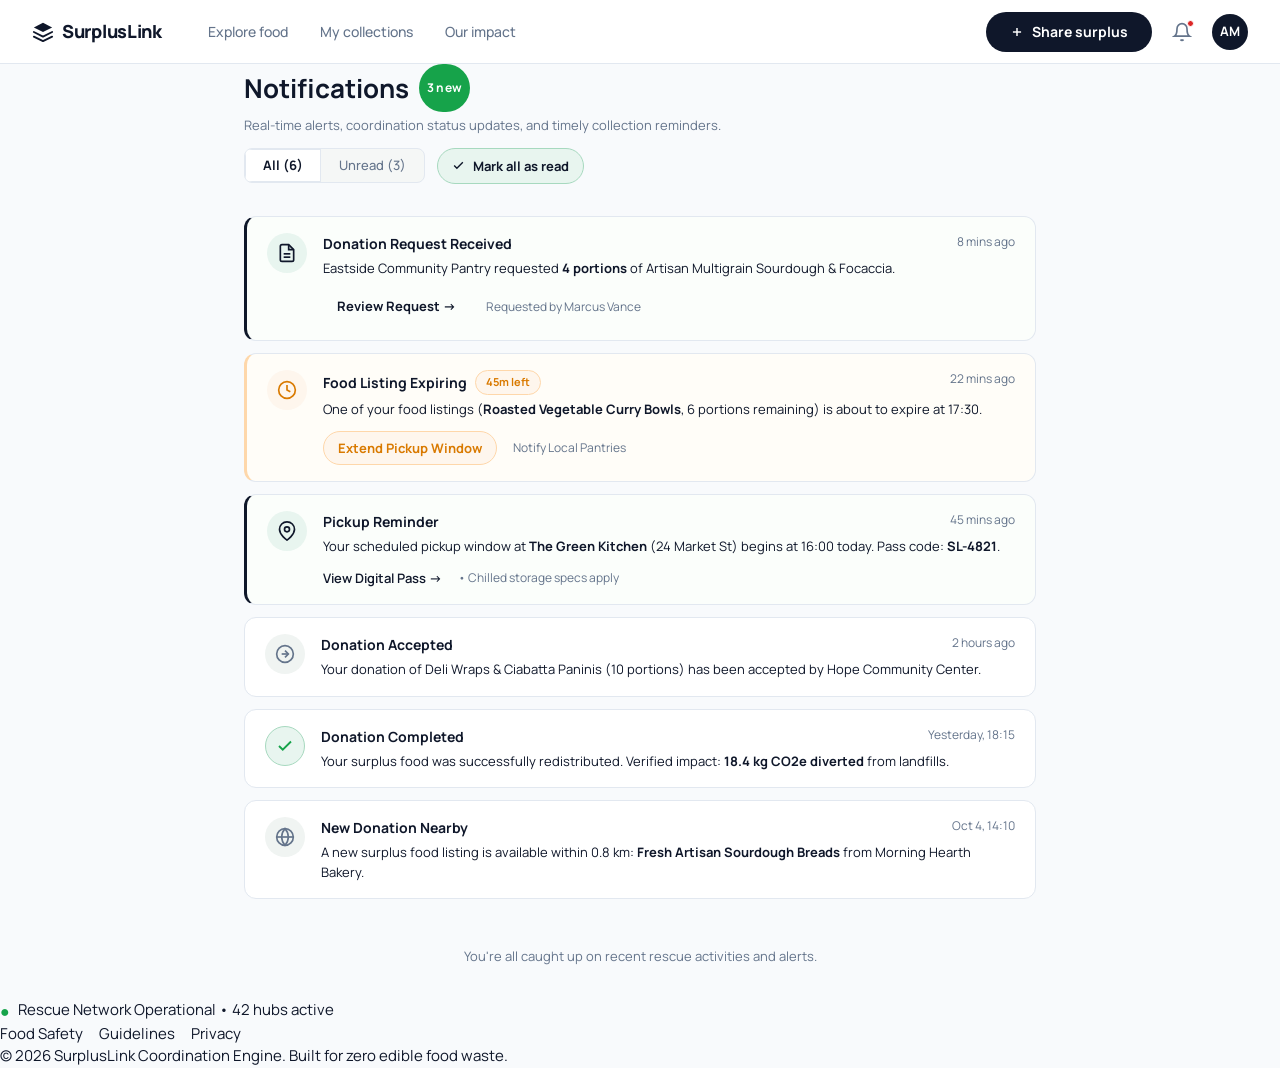
<file: notifications.html>
<!DOCTYPE html>
<html lang="en">
<head>
  <meta charset="UTF-8">
  <meta name="viewport" content="width=device-width, initial-scale=1.0">
  <title>Notifications – SurplusLink</title>
  <meta name="description" content="Real-time alerts, coordination status updates, and timely collection reminders.">
  <link rel="stylesheet" href="style.css">
  <style>
    .notif-list {
      display: flex;
      flex-direction: column;
      gap: 12px;
      margin-bottom: 32px;
    }

    .notif-card {
      background: var(--color-surface);
      border: 1px solid var(--color-border);
      border-radius: var(--radius-md);
      padding: 16px 20px;
      display: flex;
      gap: 16px;
      position: relative;
    }

    .notif-card.unread-green {
      border-left: 3px solid var(--color-primary);
      background: #FBFEFB;
    }

    .notif-card.unread-orange {
      border-left: 3px solid var(--color-warning-border);
      background: #FFFDF8;
    }

    .notif-icon-wrap {
      width: 40px;
      height: 40px;
      border-radius: 50%;
      display: flex;
      align-items: center;
      justify-content: center;
      flex-shrink: 0;
    }

    .icon-green  { background: var(--color-success-bg); color: var(--color-primary); }
    .icon-orange { background: var(--color-warning-bg); color: var(--color-warning); }
    .icon-gray   { background: #F0F4F2; color: var(--color-muted); }
    .icon-check  { background: var(--color-success-bg); color: var(--color-success); border: 1px solid #A7D9BF; }

    .notif-content {
      flex: 1;
    }

    .notif-top {
      display: flex;
      justify-content: space-between;
      align-items: flex-start;
      gap: 12px;
      margin-bottom: 5px;
    }

    .notif-title {
      font-size: 14px;
      font-weight: 700;
      color: var(--color-text);
      display: flex;
      align-items: center;
      gap: 8px;
      flex-wrap: wrap;
    }

    .notif-time {
      font-size: 12px;
      color: var(--color-muted);
      white-space: nowrap;
      flex-shrink: 0;
    }

    .notif-text {
      font-size: 13px;
      color: var(--color-text);
      line-height: 1.5;
      margin-bottom: 12px;
    }

    .notif-actions {
      display: flex;
      align-items: center;
      gap: 16px;
    }

    .chip-warn {
      display: inline-flex;
      align-items: center;
      padding: 3px 10px;
      background: var(--color-warning-bg);
      border: 1px solid var(--color-warning-border);
      border-radius: var(--radius-pill);
      font-size: 11px;
      font-weight: 700;
      color: var(--color-warning);
    }

    .notif-tab-radio {
      display: none;
    }

    .toggle-tabs {
      display: flex;
      border: 1px solid var(--color-border);
      border-radius: var(--radius-sm);
      overflow: hidden;
      background: #F5F7F6;
    }

    .toggle-tab {
      padding: 7px 18px;
      font-size: 13px;
      font-weight: 500;
      color: var(--color-muted);
      cursor: pointer;
      border: none;
      background: transparent;
      font-family: var(--font-family);
      transition: all 0.15s ease;
      user-select: none;
      display: inline-block;
    }

    .notif-tab-radio:checked + .toggle-tab,
    .toggle-tab.active {
      background: white;
      color: var(--color-text);
      font-weight: 700;
      box-shadow: inset 0 0 0 1px var(--color-border);
    }

    @media (max-width: 768px) {
      .notif-header-row {
        flex-direction: column;
        align-items: flex-start !important;
        gap: 12px;
      }

      .notif-actions-row {
        flex-wrap: wrap;
        gap: 8px;
      }
    }
  </style>
</head>
<body>

  <!-- Navbar -->
  <nav class="navbar">
    <a href="explore.html" class="nav-logo">
      <svg width="22" height="22" viewBox="0 0 24 24" fill="none">
        <path d="M12 2L2 7L12 12L22 7L12 2Z" fill="currentColor"/>
        <path d="M2 17L12 22L22 17" stroke="currentColor" stroke-width="2" stroke-linecap="round" stroke-linejoin="round"/>
        <path d="M2 12L12 17L22 12" stroke="currentColor" stroke-width="2" stroke-linecap="round" stroke-linejoin="round"/>
      </svg>
      SurplusLink
    </a>
    <div class="nav-links">
      <a href="explore.html">Explore food</a>
      <a href="reservation.html">My collections</a>
      <a href="analytics.html">Our impact</a>
    </div>
    <div class="nav-actions">
      <a href="create-listing.html" class="btn btn-primary">
        <svg width="14" height="14" viewBox="0 0 24 24" fill="none" stroke="currentColor" stroke-width="2.5"><line x1="12" y1="5" x2="12" y2="19"/><line x1="5" y1="12" x2="19" y2="12"/></svg>
        Share surplus
      </a>
      <a href="notifications.html" class="nav-icon-btn">
        <svg width="20" height="20" viewBox="0 0 24 24" fill="none" stroke="currentColor" stroke-width="2"><path d="M18 8A6 6 0 0 0 6 8c0 7-3 9-3 9h18s-3-2-3-9"/><path d="M13.73 21a2 2 0 0 1-3.46 0"/></svg>
        <span class="nav-badge"></span>
      </a>
      <a href="profile.html" class="nav-avatar">AM</a>
    </div>
  </nav>

  <main class="page-main">
    <div class="container" style="max-width: 840px;">

      <!-- Page Header -->
      <div class="flex justify-between items-center mb-2 notif-header-row" style="flex-wrap: wrap; gap: 12px;">
        <div>
          <h1 style="font-size: 26px; margin-bottom: 4px; display: flex; align-items: center; gap: 10px;">
            Notifications
            <span style="background: var(--color-success); color: white; font-size: 12px; font-weight: 700; padding: 2px 8px; border-radius: var(--radius-pill); letter-spacing: 0.2px;">3 new</span>
          </h1>
          <p style="margin: 0; font-size: 13px; color: var(--color-muted);">Real-time alerts, coordination status updates, and timely collection reminders.</p>
        </div>
        <div class="flex items-center gap-3 notif-actions-row">
          <div class="toggle-tabs">
            <input type="radio" name="notif_tab" id="tab-all" class="notif-tab-radio" checked>
            <label for="tab-all" class="toggle-tab">All (6)</label>
            <input type="radio" name="notif_tab" id="tab-unread" class="notif-tab-radio">
            <label for="tab-unread" class="toggle-tab">Unread (3)</label>
          </div>
          <button class="btn btn-outline" style="height: 36px; padding: 0 14px; font-size: 13px; border-color: #A7D9BF; color: var(--color-primary); background: var(--color-success-bg);">
            <svg width="13" height="13" viewBox="0 0 24 24" fill="none" stroke="currentColor" stroke-width="2.5"><polyline points="20 6 9 17 4 12"/></svg>
            Mark all as read
          </button>
        </div>
      </div>

      <div style="height: 24px;"></div>

      <!-- Notification List -->
      <div class="notif-list">

        <!-- 1: Donation Request Received (unread green) -->
        <div class="notif-card unread-green">
          <div class="notif-icon-wrap icon-green">
            <svg width="20" height="20" viewBox="0 0 24 24" fill="none" stroke="currentColor" stroke-width="2"><path d="M14 2H6a2 2 0 0 0-2 2v16a2 2 0 0 0 2 2h12a2 2 0 0 0 2-2V8z"/><polyline points="14 2 14 8 20 8"/><line x1="16" y1="13" x2="8" y2="13"/><line x1="16" y1="17" x2="8" y2="17"/></svg>
          </div>
          <div class="notif-content">
            <div class="notif-top">
              <div class="notif-title">Donation Request Received</div>
              <span class="notif-time">8 mins ago</span>
            </div>
            <div class="notif-text">
              Eastside Community Pantry requested <strong>4 portions</strong> of Artisan Multigrain Sourdough &amp; Focaccia.
            </div>
            <div class="notif-actions">
              <a href="verification.html" class="btn btn-dark" style="height: 34px; padding: 0 14px; font-size: 13px;">Review Request →</a>
              <span style="font-size: 12px; color: var(--color-muted);">Requested by Marcus Vance</span>
            </div>
          </div>
        </div>

        <!-- 2: Food Listing Expiring (unread orange) -->
        <div class="notif-card unread-orange">
          <div class="notif-icon-wrap icon-orange">
            <svg width="20" height="20" viewBox="0 0 24 24" fill="none" stroke="currentColor" stroke-width="2"><circle cx="12" cy="12" r="10"/><polyline points="12 6 12 12 16 14"/></svg>
          </div>
          <div class="notif-content">
            <div class="notif-top">
              <div class="notif-title">
                Food Listing Expiring
                <span class="chip-warn">45m left</span>
              </div>
              <span class="notif-time">22 mins ago</span>
            </div>
            <div class="notif-text">
              One of your food listings (<strong>Roasted Vegetable Curry Bowls</strong>, 6 portions remaining) is about to expire at 17:30.
            </div>
            <div class="notif-actions">
              <button class="btn btn-outline" style="height: 34px; padding: 0 14px; font-size: 13px; color: var(--color-warning); border-color: var(--color-warning-border); background: var(--color-warning-bg);">Extend Pickup Window</button>
              <span style="font-size: 12px; color: var(--color-muted);">Notify Local Pantries</span>
            </div>
          </div>
        </div>

        <!-- 3: Pickup Reminder (unread green) -->
        <div class="notif-card unread-green">
          <div class="notif-icon-wrap icon-green">
            <svg width="20" height="20" viewBox="0 0 24 24" fill="none" stroke="currentColor" stroke-width="2"><path d="M21 10c0 7-9 13-9 13s-9-6-9-13a9 9 0 0 1 18 0z"/><circle cx="12" cy="10" r="3"/></svg>
          </div>
          <div class="notif-content">
            <div class="notif-top">
              <div class="notif-title">Pickup Reminder</div>
              <span class="notif-time">45 mins ago</span>
            </div>
            <div class="notif-text">
              Your scheduled pickup window at <strong>The Green Kitchen</strong> (24 Market St) begins at 16:00 today. Pass code: <strong style="color: var(--color-primary);">SL-4821</strong>.
            </div>
            <div class="notif-actions">
              <a href="reservation.html" style="font-size: 13px; font-weight: 600; color: var(--color-primary);">View Digital Pass →</a>
              <span style="font-size: 12px; color: var(--color-muted);">• Chilled storage specs apply</span>
            </div>
          </div>
        </div>

        <!-- 4: Donation Accepted (read) -->
        <div class="notif-card">
          <div class="notif-icon-wrap icon-gray">
            <svg width="20" height="20" viewBox="0 0 24 24" fill="none" stroke="currentColor" stroke-width="2"><circle cx="12" cy="12" r="10"/><line x1="8" y1="12" x2="16" y2="12"/><polyline points="12 8 16 12 12 16"/></svg>
          </div>
          <div class="notif-content">
            <div class="notif-top">
              <div class="notif-title">Donation Accepted</div>
              <span class="notif-time">2 hours ago</span>
            </div>
            <div class="notif-text" style="margin-bottom: 0;">
              Your donation of Deli Wraps &amp; Ciabatta Paninis (10 portions) has been accepted by Hope Community Center.
            </div>
          </div>
        </div>

        <!-- 5: Donation Completed (read) -->
        <div class="notif-card">
          <div class="notif-icon-wrap icon-check">
            <svg width="18" height="18" viewBox="0 0 24 24" fill="none" stroke="currentColor" stroke-width="2.5"><polyline points="20 6 9 17 4 12"/></svg>
          </div>
          <div class="notif-content">
            <div class="notif-top">
              <div class="notif-title">Donation Completed</div>
              <span class="notif-time">Yesterday, 18:15</span>
            </div>
            <div class="notif-text" style="margin-bottom: 0;">
              Your surplus food was successfully redistributed. Verified impact: <strong style="color: var(--color-primary);">18.4 kg CO2e diverted</strong> from landfills.
            </div>
          </div>
        </div>

        <!-- 6: New Donation Nearby (read) -->
        <div class="notif-card">
          <div class="notif-icon-wrap icon-gray">
            <svg width="20" height="20" viewBox="0 0 24 24" fill="none" stroke="currentColor" stroke-width="2"><circle cx="12" cy="12" r="10"/><line x1="2" y1="12" x2="22" y2="12"/><path d="M12 2a15.3 15.3 0 0 1 4 10 15.3 15.3 0 0 1-4 10 15.3 15.3 0 0 1-4-10 15.3 15.3 0 0 1 4-10z"/></svg>
          </div>
          <div class="notif-content">
            <div class="notif-top">
              <div class="notif-title">New Donation Nearby</div>
              <span class="notif-time">Oct 4, 14:10</span>
            </div>
            <div class="notif-text" style="margin-bottom: 0;">
              A new surplus food listing is available within 0.8 km: <strong>Fresh Artisan Sourdough Breads</strong> from Morning Hearth Bakery.
            </div>
          </div>
        </div>

      </div><!-- /notif-list -->

      <div style="text-align: center; font-size: 13px; color: var(--color-muted); padding: 16px 0 32px;">
        You're all caught up on recent rescue activities and alerts.
      </div>

    </div>
  </main>

  <!-- Site Footer -->
  <footer class="site-footer">
    <div class="flex items-center gap-2">
      <span style="color: var(--color-success); font-size: 16px;">●</span>
      Rescue Network Operational &bull; 42 hubs active
    </div>
    <div class="flex gap-4">
      <a href="#">Food Safety</a>
      <a href="#">Guidelines</a>
      <a href="#">Privacy</a>
    </div>
    <span>© 2026 SurplusLink Coordination Engine. Built for zero edible food waste.</span>
  </footer>

  <!-- Mobile Bottom Nav -->
  <nav class="mobile-nav">
    <a href="explore.html" class="mobile-nav-item">
      <svg viewBox="0 0 24 24" fill="none" stroke="currentColor" stroke-width="2"><circle cx="11" cy="11" r="8"/><line x1="21" y1="21" x2="16.65" y2="16.65"/></svg>
      Explore
    </a>
    <a href="reservation.html" class="mobile-nav-item">
      <svg viewBox="0 0 24 24" fill="none" stroke="currentColor" stroke-width="2"><path d="M4 19.5A2.5 2.5 0 0 1 6.5 17H20"/><path d="M6.5 2H20v20H6.5A2.5 2.5 0 0 1 4 19.5v-15A2.5 2.5 0 0 1 6.5 2z"/></svg>
      Collections
    </a>
    <a href="analytics.html" class="mobile-nav-item">
      <svg viewBox="0 0 24 24" fill="none" stroke="currentColor" stroke-width="2"><path d="M12 2.69l5.66 5.66a8 8 0 1 1-11.31 0z"/></svg>
      Impact
    </a>
    <a href="profile.html" class="mobile-nav-item">
      <svg viewBox="0 0 24 24" fill="none" stroke="currentColor" stroke-width="2"><path d="M20 21v-2a4 4 0 0 0-4-4H8a4 4 0 0 0-4 4v2"/><circle cx="12" cy="7" r="4"/></svg>
      Profile
    </a>
  </nav>

</body>
</html>
</file>
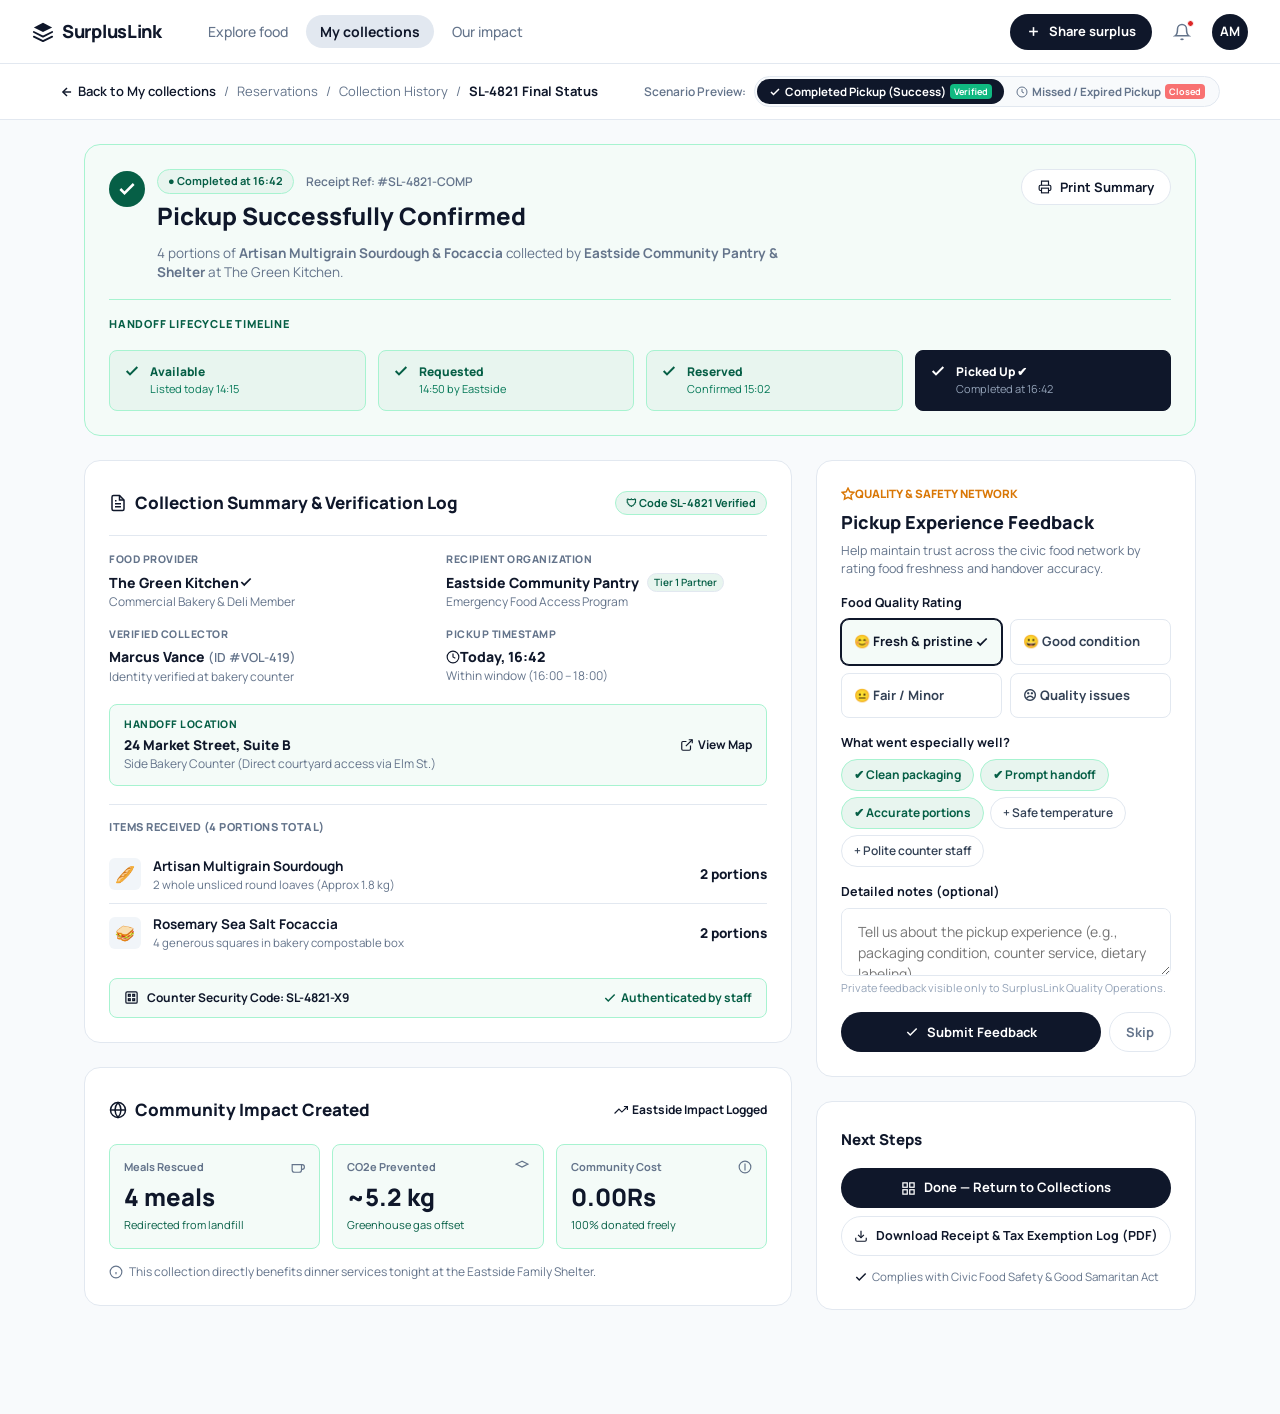
<file: pickup-confirmation.html>
<!DOCTYPE html>
<html lang="en">
<head>
  <meta charset="UTF-8">
  <meta name="viewport" content="width=device-width, initial-scale=1.0">
  <title>Pickup Confirmation – SurplusLink</title>
  <meta name="description" content="View verified pickup confirmation, handoff timeline, receipt details, and community impact log.">
  <link rel="stylesheet" href="style.css">
  <style>
    .p-layout {
      display: grid;
      grid-template-columns: 1fr 380px;
      gap: 24px;
      align-items: start;
    }
    .p-card {
      background: var(--color-surface);
      border: 1px solid var(--color-border);
      border-radius: var(--radius-lg);
      padding: 24px;
      margin-bottom: 24px;
    }
    .timeline-grid {
      display: grid;
      grid-template-columns: repeat(4, 1fr);
      gap: 12px;
      margin-top: 18px;
    }
    .timeline-step {
      border-radius: 8px;
      padding: 12px 14px;
      font-size: 12px;
      display: flex;
      align-items: flex-start;
      gap: 10px;
    }
    .timeline-step.completed {
      background: #E8F5EF;
      border: 1px solid #A7F3D0;
      color: #065F46;
    }
    .timeline-step.active-final {
      background: #0F172A;
      color: #FFFFFF;
      border: 1px solid #0F172A;
    }
    .scenario-radio:checked + .scenario-btn {
      background: #0F172A !important;
      color: #FFFFFF !important;
    }
    .scenario-btn {
      background: transparent;
      color: #64748B;
      border: none;
      border-radius: 16px;
      padding: 4px 12px;
      font-size: 11.5px;
      font-weight: 700;
      display: inline-flex;
      align-items: center;
      gap: 4px;
      cursor: pointer;
      transition: all 0.15s ease;
    }
    .rating-btn {
      border: 1.5px solid var(--color-border);
      border-radius: 8px;
      padding: 12px;
      cursor: pointer;
      font-size: 13px;
      font-weight: 700;
      color: #334155;
      background: #FFFFFF;
      display: flex;
      align-items: center;
      justify-content: space-between;
      transition: all 0.15s ease;
    }
    .rating-radio:checked + .rating-btn {
      border-color: #0F172A;
      background: #F4FBF8;
      color: #0F172A;
      box-shadow: 0 0 0 1px #0F172A;
    }
    .feedback-chip {
      display: inline-flex;
      align-items: center;
      gap: 4px;
      padding: 6px 12px;
      border-radius: 20px;
      font-size: 12px;
      font-weight: 600;
      border: 1px solid var(--color-border);
      background: #FFFFFF;
      color: #334155;
      cursor: pointer;
      transition: all 0.15s ease;
    }
    .chip-checkbox:checked + .feedback-chip {
      background: #E8F5EF;
      border-color: #A7F3D0;
      color: #065F46;
      font-weight: 700;
    }
    @media (max-width: 960px) {
      .p-layout {
        grid-template-columns: 1fr;
      }
      .timeline-grid {
        grid-template-columns: 1fr 1fr;
      }
    }
    @media (max-width: 600px) {
      .timeline-grid {
        grid-template-columns: 1fr;
      }
    }
  </style>
</head>
<body style="background-color: var(--color-background);">

  <!-- Navbar -->
  <nav class="navbar">
    <a href="explore.html" class="nav-logo">
      <svg width="22" height="22" viewBox="0 0 24 24" fill="none">
        <path d="M12 2L2 7L12 12L22 7L12 2Z" fill="var(--color-primary)"/>
        <path d="M2 17L12 22L22 17" stroke="var(--color-primary)" stroke-width="2" stroke-linecap="round" stroke-linejoin="round"/>
        <path d="M2 12L12 17L22 12" stroke="var(--color-primary)" stroke-width="2" stroke-linecap="round" stroke-linejoin="round"/>
      </svg>
      SurplusLink
    </a>
    <div class="nav-links">
      <a href="explore.html">Explore food</a>
      <a href="reservation.html" class="active">My collections</a>
      <a href="analytics.html">Our impact</a>
    </div>
    <div class="nav-actions">
      <a href="create-listing.html" class="btn btn-primary btn-sm">
        <svg width="15" height="15" viewBox="0 0 24 24" fill="none" stroke="currentColor" stroke-width="2.5"><line x1="12" y1="5" x2="12" y2="19"></line><line x1="5" y1="12" x2="19" y2="12"></line></svg>
        Share surplus
      </a>
      <a href="notifications.html" class="nav-icon-btn" title="Notifications">
        <svg width="18" height="18" viewBox="0 0 24 24" fill="none" stroke="currentColor" stroke-width="2"><path d="M18 8A6 6 0 0 0 6 8c0 7-3 9-3 9h18s-3-2-3-9"></path><path d="M13.73 21a2 2 0 0 1-3.46 0"></path></svg>
        <span class="unread-dot"></span>
      </a>
      <a href="profile.html" class="nav-avatar" title="View Profile">AM</a>
    </div>
  </nav>

  <!-- Sub-nav Breadcrumbs & Scenario Switcher -->
  <div style="background: #FFFFFF; border-bottom: 1px solid var(--color-border); padding: 12px 24px;">
    <div class="container" style="padding: 0; display: flex; justify-content: space-between; align-items: center; flex-wrap: wrap; gap: 12px;">
      <div style="display: flex; align-items: center; gap: 8px; font-size: 13px; flex-wrap: wrap;">
        <a href="reservation.html" style="color: var(--color-primary); font-weight: 600; text-decoration: none; display: flex; align-items: center; gap: 4px;">
          <svg width="14" height="14" viewBox="0 0 24 24" fill="none" stroke="currentColor" stroke-width="2.5"><line x1="19" y1="12" x2="5" y2="12"></line><polyline points="12 19 5 12 12 5"></polyline></svg>
          Back to My collections
        </a>
        <span style="color: var(--color-muted);">/</span>
        <a href="reservation.html" style="color: var(--color-muted); text-decoration: none;">Reservations</a>
        <span style="color: var(--color-muted);">/</span>
        <span style="color: var(--color-muted);">Collection History</span>
        <span style="color: var(--color-muted);">/</span>
        <span style="font-weight: 700; color: #0F172A;">SL-4821 Final Status</span>
      </div>

      <!-- Scenario Preview Switcher -->
      <div style="display: flex; align-items: center; gap: 8px; font-size: 12px;">
        <span style="color: var(--color-muted); font-weight: 600;">Scenario Preview:</span>
        <div style="display: inline-flex; border: 1px solid var(--color-border); border-radius: 20px; padding: 2px; background: #F8FAFC;">
          <input type="radio" name="scenario_preview" id="scen_comp" class="scenario-radio" checked style="display: none;">
          <label for="scen_comp" class="scenario-btn">
            <svg width="12" height="12" viewBox="0 0 24 24" fill="none" stroke="currentColor" stroke-width="3"><polyline points="20 6 9 17 4 12"></polyline></svg>
            Completed Pickup (Success) <span style="background: #10B981; color: #FFF; font-size: 9px; padding: 1px 4px; border-radius: 4px;">Verified</span>
          </label>
          <input type="radio" name="scenario_preview" id="scen_miss" class="scenario-radio" style="display: none;">
          <label for="scen_miss" class="scenario-btn">
            <svg width="12" height="12" viewBox="0 0 24 24" fill="none" stroke="currentColor" stroke-width="2"><circle cx="12" cy="12" r="10"></circle><polyline points="12 6 12 12 16 14"></polyline></svg>
            Missed / Expired Pickup <span style="background: #F87171; color: #FFF; font-size: 9px; padding: 1px 4px; border-radius: 4px;">Closed</span>
          </label>
        </div>
      </div>
    </div>
  </div>

  <main class="container" style="padding-top: 24px; padding-bottom: 80px;">

    <!-- Top Hero Card -->
    <div style="background: #F4FBF8; border: 1.5px solid #A7F3D0; border-radius: var(--radius-lg); padding: 24px; margin-bottom: 24px;">
      <div class="flex justify-between items-start flex-wrap gap-4 mb-4">
        <div class="flex items-start gap-3" style="max-width: 680px;">
          <div style="width: 36px; height: 36px; border-radius: 50%; background: #065F46; color: #FFFFFF; display: flex; align-items: center; justify-content: center; flex-shrink: 0; margin-top: 2px;">
            <svg width="20" height="20" viewBox="0 0 24 24" fill="none" stroke="currentColor" stroke-width="3"><polyline points="20 6 9 17 4 12"></polyline></svg>
          </div>
          <div>
            <div class="flex items-center gap-3 mb-1 flex-wrap">
              <span class="badge" style="background: #E8F5EF; color: #065F46; border: 1px solid #A7F3D0; font-weight: 700; font-size: 11px;">● Completed at 16:42</span>
              <span style="font-size: 12px; color: #64748B; font-weight: 600;">Receipt Ref: #SL-4821-COMP</span>
            </div>
            <h1 style="margin: 0 0 6px 0; font-size: 24px; font-weight: 800; color: #0F172A;">Pickup Successfully Confirmed</h1>
            <p class="text-muted" style="margin: 0; font-size: 13.5px; line-height: 1.45;">
              4 portions of <strong>Artisan Multigrain Sourdough & Focaccia</strong> collected by <strong>Eastside Community Pantry & Shelter</strong> at The Green Kitchen.
            </p>
          </div>
        </div>

        <button class="btn btn-outline btn-sm" style="background: #FFFFFF; border-color: var(--color-border); color: #0F172A; font-weight: 700;">
          <svg width="14" height="14" viewBox="0 0 24 24" fill="none" stroke="currentColor" stroke-width="2"><polyline points="6 9 6 2 18 2 18 9"></polyline><path d="M6 18H4a2 2 0 0 1-2-2v-5a2 2 0 0 1 2-2h16a2 2 0 0 1 2 2v5a2 2 0 0 1-2 2h-2"></path><rect x="6" y="14" width="12" height="8"></rect></svg>
          Print Summary
        </button>
      </div>

      <!-- Handoff Lifecycle Timeline -->
      <div style="border-top: 1px solid #A7F3D0; padding-top: 16px;">
        <div style="font-size: 11px; font-weight: 800; letter-spacing: 0.8px; color: #065F46; text-transform: uppercase; margin-bottom: 8px;">
          HANDOFF LIFECYCLE TIMELINE
        </div>
        <div class="timeline-grid">
          <div class="timeline-step completed">
            <svg width="16" height="16" viewBox="0 0 24 24" fill="none" stroke="currentColor" stroke-width="3" style="flex-shrink: 0;"><polyline points="20 6 9 17 4 12"></polyline></svg>
            <div>
              <div style="font-weight: 800; color: #065F46;">Available</div>
              <div style="color: #047857; font-size: 11px;">Listed today 14:15</div>
            </div>
          </div>
          <div class="timeline-step completed">
            <svg width="16" height="16" viewBox="0 0 24 24" fill="none" stroke="currentColor" stroke-width="3" style="flex-shrink: 0;"><polyline points="20 6 9 17 4 12"></polyline></svg>
            <div>
              <div style="font-weight: 800; color: #065F46;">Requested</div>
              <div style="color: #047857; font-size: 11px;">14:50 by Eastside</div>
            </div>
          </div>
          <div class="timeline-step completed">
            <svg width="16" height="16" viewBox="0 0 24 24" fill="none" stroke="currentColor" stroke-width="3" style="flex-shrink: 0;"><polyline points="20 6 9 17 4 12"></polyline></svg>
            <div>
              <div style="font-weight: 800; color: #065F46;">Reserved</div>
              <div style="color: #047857; font-size: 11px;">Confirmed 15:02</div>
            </div>
          </div>
          <div class="timeline-step active-final">
            <svg width="16" height="16" viewBox="0 0 24 24" fill="none" stroke="currentColor" stroke-width="3" style="flex-shrink: 0;"><polyline points="20 6 9 17 4 12"></polyline></svg>
            <div>
              <div style="font-weight: 800; color: #FFFFFF;">Picked Up ✔</div>
              <div style="color: #94A3B8; font-size: 11px;">Completed at 16:42</div>
            </div>
          </div>
        </div>
      </div>
    </div>

    <!-- Main Grid -->
    <div class="p-layout">
      
      <!-- Left Column: Verification Log & Impact -->
      <div class="left-col">
        
        <!-- Collection Summary & Log -->
        <div class="p-card">
          <div class="flex justify-between items-center mb-4" style="border-bottom: 1px solid var(--color-border); padding-bottom: 14px;">
            <h2 class="flex items-center gap-2" style="margin: 0; font-size: 17px; font-weight: 800; color: #0F172A;">
              <svg width="18" height="18" viewBox="0 0 24 24" fill="none" stroke="currentColor" stroke-width="2"><path d="M14 2H6a2 2 0 0 0-2 2v16a2 2 0 0 0 2 2h12a2 2 0 0 0 2-2V8z"></path><polyline points="14 2 14 8 20 8"></polyline><line x1="16" y1="13" x2="8" y2="13"></line><line x1="16" y1="17" x2="8" y2="17"></line><polyline points="10 9 9 9 8 9"></polyline></svg>
              Collection Summary & Verification Log
            </h2>
            <span class="badge" style="background: #E8F5EF; color: #065F46; border: 1px solid #A7F3D0; font-weight: 700; font-size: 11px;">
              🛡 Code SL-4821 Verified
            </span>
          </div>

          <!-- Metadata 2x2 grid -->
          <div style="display: grid; grid-template-columns: 1fr 1fr; gap: 16px; margin-bottom: 18px;">
            <div>
              <div class="text-muted" style="font-size: 10.5px; font-weight: 800; letter-spacing: 0.5px; text-transform: uppercase; margin-bottom: 4px;">FOOD PROVIDER</div>
              <div class="flex items-center gap-1.5" style="font-size: 14px; font-weight: 800; color: #0F172A;">
                The Green Kitchen
                <svg width="14" height="14" viewBox="0 0 24 24" fill="none" stroke="var(--color-primary)" stroke-width="3"><polyline points="20 6 9 17 4 12"></polyline></svg>
              </div>
              <div style="font-size: 12px; color: #64748B;">Commercial Bakery & Deli Member</div>
            </div>

            <div>
              <div class="text-muted" style="font-size: 10.5px; font-weight: 800; letter-spacing: 0.5px; text-transform: uppercase; margin-bottom: 4px;">RECIPIENT ORGANIZATION</div>
              <div class="flex items-center gap-2" style="font-size: 14px; font-weight: 800; color: #0F172A;">
                Eastside Community Pantry
                <span class="badge" style="background: #E8F5EF; color: #065F46; font-size: 10px; padding: 1px 6px;">Tier 1 Partner</span>
              </div>
              <div style="font-size: 12px; color: #64748B;">Emergency Food Access Program</div>
            </div>

            <div>
              <div class="text-muted" style="font-size: 10.5px; font-weight: 800; letter-spacing: 0.5px; text-transform: uppercase; margin-bottom: 4px;">VERIFIED COLLECTOR</div>
              <div style="font-size: 14px; font-weight: 800; color: #0F172A;">Marcus Vance <span style="color: #64748B; font-weight: 600; font-size: 12.5px;">(ID #VOL-419)</span></div>
              <div style="font-size: 12px; color: #64748B;">Identity verified at bakery counter</div>
            </div>

            <div>
              <div class="text-muted" style="font-size: 10.5px; font-weight: 800; letter-spacing: 0.5px; text-transform: uppercase; margin-bottom: 4px;">PICKUP TIMESTAMP</div>
              <div class="flex items-center gap-1.5" style="font-size: 14px; font-weight: 800; color: #0F172A;">
                <svg width="14" height="14" viewBox="0 0 24 24" fill="none" stroke="currentColor" stroke-width="2"><circle cx="12" cy="12" r="10"></circle><polyline points="12 6 12 12 16 14"></polyline></svg>
                Today, 16:42
              </div>
              <div style="font-size: 12px; color: #64748B;">Within window (16:00 – 18:00)</div>
            </div>
          </div>

          <!-- Location box -->
          <div style="background: #F4FBF8; border: 1px solid #A7F3D0; border-radius: 8px; padding: 12px 14px; display: flex; justify-content: space-between; align-items: center; margin-bottom: 18px;">
            <div>
              <div style="font-size: 10.5px; font-weight: 800; letter-spacing: 0.5px; color: #065F46; text-transform: uppercase; margin-bottom: 2px;">HANDOFF LOCATION</div>
              <div style="font-size: 13.5px; font-weight: 800; color: #0F172A;">24 Market Street, Suite B</div>
              <div style="font-size: 12px; color: #64748B;">Side Bakery Counter (Direct courtyard access via Elm St.)</div>
            </div>
            <a href="https://maps.google.com" target="_blank" style="color: var(--color-primary); font-size: 12px; font-weight: 700; text-decoration: none; display: flex; align-items: center; gap: 4px;">
              <svg width="14" height="14" viewBox="0 0 24 24" fill="none" stroke="currentColor" stroke-width="2"><path d="M18 13v6a2 2 0 0 1-2 2H5a2 2 0 0 1-2-2V8a2 2 0 0 1 2-2h6"></path><polyline points="15 3 21 3 21 9"></polyline><line x1="10" y1="14" x2="21" y2="3"></line></svg>
              View Map
            </a>
          </div>

          <!-- Items list -->
          <div style="border-top: 1px solid var(--color-border); padding-top: 14px; margin-bottom: 16px;">
            <div style="font-size: 11px; font-weight: 800; letter-spacing: 0.5px; color: #64748B; text-transform: uppercase; margin-bottom: 10px;">
              ITEMS RECEIVED (4 PORTIONS TOTAL)
            </div>

            <div style="display: flex; justify-content: space-between; align-items: center; padding: 10px 0; border-bottom: 1px solid var(--color-border);">
              <div class="flex items-center gap-3">
                <div style="width: 32px; height: 32px; border-radius: 6px; background: #F1F5F9; display: flex; align-items: center; justify-content: center; font-size: 16px;">
                  🥖
                </div>
                <div>
                  <div style="font-size: 13.5px; font-weight: 700; color: #0F172A;">Artisan Multigrain Sourdough</div>
                  <div style="font-size: 11.5px; color: #64748B;">2 whole unsliced round loaves (Approx 1.8 kg)</div>
                </div>
              </div>
              <span style="font-size: 13.5px; font-weight: 800; color: #0F172A;">2 portions</span>
            </div>

            <div style="display: flex; justify-content: space-between; align-items: center; padding: 10px 0;">
              <div class="flex items-center gap-3">
                <div style="width: 32px; height: 32px; border-radius: 6px; background: #F1F5F9; display: flex; align-items: center; justify-content: center; font-size: 16px;">
                  🥪
                </div>
                <div>
                  <div style="font-size: 13.5px; font-weight: 700; color: #0F172A;">Rosemary Sea Salt Focaccia</div>
                  <div style="font-size: 11.5px; color: #64748B;">4 generous squares in bakery compostable box</div>
                </div>
              </div>
              <span style="font-size: 13.5px; font-weight: 800; color: #0F172A;">2 portions</span>
            </div>
          </div>

          <!-- Bottom security tag -->
          <div style="background: #F4FBF8; border: 1px solid #A7F3D0; border-radius: 8px; padding: 10px 14px; display: flex; justify-content: space-between; align-items: center; font-size: 12px;">
            <div class="flex items-center gap-2 font-mono" style="font-weight: 700; color: #0F172A;">
              <svg width="15" height="15" viewBox="0 0 24 24" fill="none" stroke="currentColor" stroke-width="2"><rect x="3" y="3" width="18" height="18" rx="2" ry="2"></rect><rect x="7" y="7" width="3" height="3"></rect><rect x="14" y="7" width="3" height="3"></rect><rect x="7" y="14" width="3" height="3"></rect><rect x="14" y="14" width="3" height="3"></rect></svg>
              Counter Security Code: SL-4821-X9
            </div>
            <span class="flex items-center gap-1" style="color: #065F46; font-weight: 700;">
              <svg width="14" height="14" viewBox="0 0 24 24" fill="none" stroke="currentColor" stroke-width="2.5"><polyline points="20 6 9 17 4 12"></polyline></svg>
              Authenticated by staff
            </span>
          </div>
        </div>

        <!-- Community Impact Created -->
        <div class="p-card">
          <div class="flex justify-between items-center mb-4">
            <h2 class="flex items-center gap-2" style="margin: 0; font-size: 17px; font-weight: 800; color: #0F172A;">
              <svg width="18" height="18" viewBox="0 0 24 24" fill="none" stroke="currentColor" stroke-width="2"><circle cx="12" cy="12" r="10"></circle><line x1="2" y1="12" x2="22" y2="12"></line><path d="M12 2a15.3 15.3 0 0 1 4 10 15.3 15.3 0 0 1-4 10 15.3 15.3 0 0 1-4-10 15.3 15.3 0 0 1 4-10z"></path></svg>
              Community Impact Created
            </h2>
            <span style="font-size: 12px; font-weight: 700; color: var(--color-primary); display: flex; align-items: center; gap: 4px;">
              <svg width="14" height="14" viewBox="0 0 24 24" fill="none" stroke="currentColor" stroke-width="2"><polyline points="23 6 13.5 15.5 8.5 10.5 1 18"></polyline><polyline points="17 6 23 6 23 12"></polyline></svg>
              Eastside Impact Logged
            </span>
          </div>

          <div style="display: grid; grid-template-columns: repeat(auto-fit, minmax(140px, 1fr)); gap: 12px; margin-bottom: 14px;">
            <div style="background: #F4FBF8; border: 1px solid #A7F3D0; border-radius: 8px; padding: 14px;">
              <div class="flex justify-between items-center text-muted" style="font-size: 11px; font-weight: 700; margin-bottom: 4px;">
                Meals Rescued
                <svg width="14" height="14" viewBox="0 0 24 24" fill="none" stroke="currentColor" stroke-width="2"><path d="M18 8h1a4 4 0 0 1 0 8h-1"></path><path d="M2 8h16v9a4 4 0 0 1-4 4H6a4 4 0 0 1-4-4V8z"></path></svg>
              </div>
              <div style="font-size: 24px; font-weight: 800; color: #0F172A; margin-bottom: 2px;">4 meals</div>
              <div style="font-size: 11px; color: #065F46;">Redirected from landfill</div>
            </div>

            <div style="background: #F4FBF8; border: 1px solid #A7F3D0; border-radius: 8px; padding: 14px;">
              <div class="flex justify-between items-center text-muted" style="font-size: 11px; font-weight: 700; margin-bottom: 4px;">
                CO2e Prevented
                <svg width="14" height="14" viewBox="0 0 24 24" fill="none" stroke="currentColor" stroke-width="2"><path d="M12 2L2 7l10 5 10-5-10-5z"></path></svg>
              </div>
              <div style="font-size: 24px; font-weight: 800; color: #0F172A; margin-bottom: 2px;">~5.2 kg</div>
              <div style="font-size: 11px; color: #065F46;">Greenhouse gas offset</div>
            </div>

            <div style="background: #F4FBF8; border: 1px solid #A7F3D0; border-radius: 8px; padding: 14px;">
              <div class="flex justify-between items-center text-muted" style="font-size: 11px; font-weight: 700; margin-bottom: 4px;">
                Community Cost
                <svg width="14" height="14" viewBox="0 0 24 24" fill="none" stroke="currentColor" stroke-width="2"><circle cx="12" cy="12" r="10"></circle><path d="M12 6v12"></path></svg>
              </div>
              <div style="font-size: 24px; font-weight: 800; color: #0F172A; margin-bottom: 2px;">0.00Rs</div>
              <div style="font-size: 11px; color: #065F46;">100% donated freely</div>
            </div>
          </div>

          <div style="font-size: 12px; color: #64748B; display: flex; align-items: center; gap: 6px;">
            <svg width="14" height="14" viewBox="0 0 24 24" fill="none" stroke="currentColor" stroke-width="2"><circle cx="12" cy="12" r="10"></circle><line x1="12" y1="16" x2="12" y2="12"></line><line x1="12" y1="8" x2="12.01" y2="8"></line></svg>
            This collection directly benefits dinner services tonight at the Eastside Family Shelter.
          </div>
        </div>

      </div>

      <!-- Right Column: Feedback & Next Steps -->
      <div class="right-col">
        
        <!-- Feedback Card -->
        <div class="p-card">
          <div class="flex items-center gap-1.5" style="font-size: 11.5px; font-weight: 800; color: #D97706; text-transform: uppercase; margin-bottom: 6px;">
            <svg width="14" height="14" viewBox="0 0 24 24" fill="none" stroke="currentColor" stroke-width="2.5"><polygon points="12 2 15.09 8.26 22 9.27 17 14.14 18.18 21.02 12 17.77 5.82 21.02 7 14.14 2 9.27 8.91 8.26 12 2"></polygon></svg>
            Quality & Safety Network
          </div>
          <h3 style="margin: 0 0 6px 0; font-size: 18px; font-weight: 800; color: #0F172A;">Pickup Experience Feedback</h3>
          <p class="text-muted" style="margin: 0 0 16px 0; font-size: 12.5px; line-height: 1.45;">
            Help maintain trust across the civic food network by rating food freshness and handover accuracy.
          </p>

          <div class="form-group mb-4">
            <label class="form-label" style="font-size: 12.5px;">Food Quality Rating</label>
            <div style="display: grid; grid-template-columns: 1fr 1fr; gap: 8px;">
              <input type="radio" name="food_rating" id="rate_fresh" class="rating-radio" checked style="display: none;">
              <label for="rate_fresh" class="rating-btn">
                <span>😊 Fresh & pristine</span>
                <svg width="14" height="14" viewBox="0 0 24 24" fill="none" stroke="var(--color-primary)" stroke-width="3"><polyline points="20 6 9 17 4 12"></polyline></svg>
              </label>

              <input type="radio" name="food_rating" id="rate_good" class="rating-radio" style="display: none;">
              <label for="rate_good" class="rating-btn">
                <span>😀 Good condition</span>
              </label>

              <input type="radio" name="food_rating" id="rate_fair" class="rating-radio" style="display: none;">
              <label for="rate_fair" class="rating-btn">
                <span>😐 Fair / Minor</span>
              </label>

              <input type="radio" name="food_rating" id="rate_issue" class="rating-radio" style="display: none;">
              <label for="rate_issue" class="rating-btn">
                <span>☹ Quality issues</span>
              </label>
            </div>
          </div>

          <div class="form-group mb-4">
            <label class="form-label" style="font-size: 12.5px;">What went especially well?</label>
            <div style="display: flex; flex-wrap: wrap; gap: 6px;">
              <input type="checkbox" id="chip_pack" class="chip-checkbox" checked style="display: none;">
              <label for="chip_pack" class="feedback-chip">✔ Clean packaging</label>

              <input type="checkbox" id="chip_prompt" class="chip-checkbox" checked style="display: none;">
              <label for="chip_prompt" class="feedback-chip">✔ Prompt handoff</label>

              <input type="checkbox" id="chip_portions" class="chip-checkbox" checked style="display: none;">
              <label for="chip_portions" class="feedback-chip">✔ Accurate portions</label>

              <input type="checkbox" id="chip_temp" class="chip-checkbox" style="display: none;">
              <label for="chip_temp" class="feedback-chip">+ Safe temperature</label>

              <input type="checkbox" id="chip_staff" class="chip-checkbox" style="display: none;">
              <label for="chip_staff" class="feedback-chip">+ Polite counter staff</label>
            </div>
          </div>

          <div class="form-group mb-3">
            <label class="form-label" style="font-size: 12.5px;">Detailed notes (optional)</label>
            <textarea class="form-input" rows="2" placeholder="Tell us about the pickup experience (e.g., packaging condition, counter service, dietary labeling)..."></textarea>
            <div style="font-size: 11px; color: #94A3B8; margin-top: 4px;">Private feedback visible only to SurplusLink Quality Operations.</div>
          </div>

          <div class="flex gap-2">
            <button class="btn btn-secondary" style="flex: 1; background: #0F172A; color: #FFF; font-weight: 700; font-size: 13px; padding: 10px; justify-content: center;">
              <svg width="14" height="14" viewBox="0 0 24 24" fill="none" stroke="currentColor" stroke-width="2.5"><polyline points="20 6 9 17 4 12"></polyline></svg>
              Submit Feedback
            </button>
            <button class="btn btn-outline" style="border-color: var(--color-border); color: #64748B; font-size: 13px; padding: 10px 16px;">
              Skip
            </button>
          </div>
        </div>

        <!-- Next Steps Card -->
        <div class="p-card">
          <h3 style="margin: 0 0 14px 0; font-size: 15px; font-weight: 800; color: #0F172A;">Next Steps</h3>
          
          <a href="reservation.html" class="btn btn-secondary" style="width: 100%; background: #0F172A; color: #FFF; font-weight: 700; font-size: 13px; padding: 12px; text-decoration: none; justify-content: center; margin-bottom: 8px;">
            <svg width="15" height="15" viewBox="0 0 24 24" fill="none" stroke="currentColor" stroke-width="2"><rect x="3" y="3" width="7" height="7"></rect><rect x="14" y="3" width="7" height="7"></rect><rect x="14" y="14" width="7" height="7"></rect><rect x="3" y="14" width="7" height="7"></rect></svg>
            Done — Return to Collections
          </a>

          <a href="#" class="btn btn-outline" style="width: 100%; border-color: var(--color-border); color: #0F172A; font-weight: 700; font-size: 12.5px; padding: 10px; text-decoration: none; justify-content: center; margin-bottom: 12px;">
            <svg width="14" height="14" viewBox="0 0 24 24" fill="none" stroke="currentColor" stroke-width="2"><path d="M21 15v4a2 2 0 0 1-2 2H5a2 2 0 0 1-2-2v-4"></path><polyline points="7 10 12 15 17 10"></polyline><line x1="12" y1="15" x2="12" y2="3"></line></svg>
            Download Receipt & Tax Exemption Log (PDF)
          </a>

          <div class="text-muted text-center" style="font-size: 11.5px; display: flex; align-items: center; justify-content: center; gap: 4px;">
            <svg width="14" height="14" viewBox="0 0 24 24" fill="none" stroke="var(--color-primary)" stroke-width="2.5"><polyline points="20 6 9 17 4 12"></polyline></svg>
            Complies with Civic Food Safety & Good Samaritan Act
          </div>
        </div>

      </div>
    </div>
  </main>

  <!-- Mobile Bottom Nav -->
  <div class="mobile-nav">
    <a href="explore.html" class="mobile-nav-item">
      <svg width="22" height="22" viewBox="0 0 24 24" fill="none" stroke="currentColor" stroke-width="2"><circle cx="12" cy="12" r="10"></circle><polygon points="16.24 7.76 14.12 14.12 7.76 16.24 9.88 9.88 16.24 7.76"></polygon></svg>
      <span>Explore</span>
    </a>
    <a href="reservation.html" class="mobile-nav-item active">
      <svg width="22" height="22" viewBox="0 0 24 24" fill="none" stroke="currentColor" stroke-width="2"><path d="M21 16V8a2 2 0 0 0-1-1.73l-7-4a2 2 0 0 0-2 0l-7 4A2 2 0 0 0 3 8v8a2 2 0 0 0 1 1.73l7 4a2 2 0 0 0 2 0l7-4A2 2 0 0 0 21 16z"></path></svg>
      <span>Collections</span>
    </a>
    <a href="analytics.html" class="mobile-nav-item">
      <svg width="22" height="22" viewBox="0 0 24 24" fill="none" stroke="currentColor" stroke-width="2"><path d="M21.21 15.89A10 10 0 1 1 8 2.83"></path><path d="M22 12A10 10 0 0 0 12 2v10z"></path></svg>
      <span>Impact</span>
    </a>
    <a href="profile.html" class="mobile-nav-item">
      <svg width="22" height="22" viewBox="0 0 24 24" fill="none" stroke="currentColor" stroke-width="2"><path d="M20 21v-2a4 4 0 0 0-4-4H8a4 4 0 0 0-4 4v2"></path><circle cx="12" cy="7" r="4"></circle></svg>
      <span>Profile</span>
    </a>
  </div>

</body>
</html>
</file>
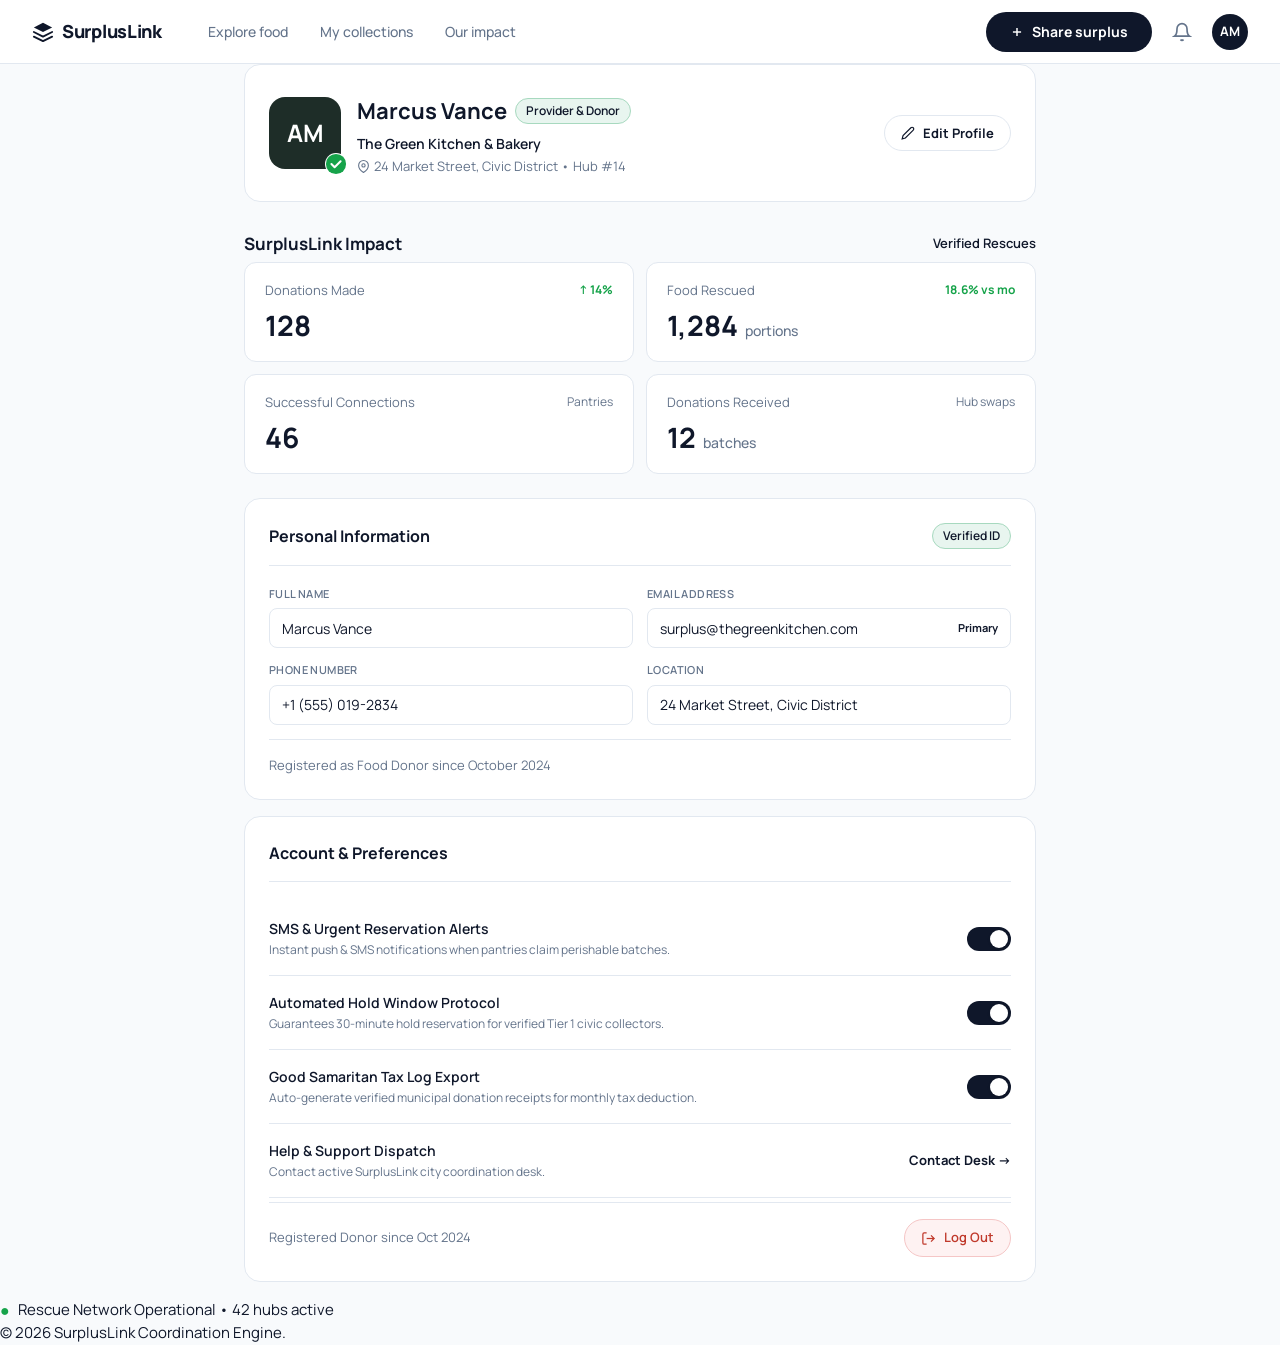
<file: profile.html>
<!DOCTYPE html>
<html lang="en">
<head>
  <meta charset="UTF-8">
  <meta name="viewport" content="width=device-width, initial-scale=1.0">
  <title>Profile – SurplusLink</title>
  <meta name="description" content="Your SurplusLink profile and impact metrics.">
  <link rel="stylesheet" href="style.css">
  <style>
    .profile-header-card {
      background: var(--color-surface);
      border: 1px solid var(--color-border);
      border-radius: var(--radius-lg);
      padding: 24px;
      display: flex;
      align-items: center;
      justify-content: space-between;
      gap: 20px;
      margin-bottom: 24px;
    }

    .profile-avatar-wrap {
      position: relative;
      flex-shrink: 0;
    }

    .profile-avatar {
      width: 72px;
      height: 72px;
      border-radius: 16px;
      background: #1E2D28;
      color: white;
      font-size: 24px;
      font-weight: 700;
      display: flex;
      align-items: center;
      justify-content: center;
    }

    .profile-avatar-verified {
      position: absolute;
      bottom: -6px;
      right: -6px;
      width: 22px;
      height: 22px;
      border-radius: 50%;
      background: white;
      display: flex;
      align-items: center;
      justify-content: center;
    }

    .profile-avatar-verified svg {
      width: 22px;
      height: 22px;
    }

    .profile-meta-tag {
      display: inline-flex;
      align-items: center;
      gap: 5px;
      padding: 3px 10px;
      border-radius: var(--radius-pill);
      font-size: 12px;
      font-weight: 600;
      background: var(--color-success-bg);
      color: var(--color-primary);
      border: 1px solid #A7D9BF;
      margin-right: 6px;
    }

    .impact-grid {
      display: grid;
      grid-template-columns: 1fr 1fr;
      gap: 12px;
      margin-bottom: 24px;
    }

    .impact-card {
      background: var(--color-surface);
      border: 1px solid var(--color-border);
      border-radius: var(--radius-md);
      padding: 18px 20px;
      display: flex;
      flex-direction: column;
      gap: 4px;
    }

    .impact-card__row {
      display: flex;
      justify-content: space-between;
      align-items: center;
      margin-bottom: 6px;
    }

    .impact-card__label {
      font-size: 13px;
      color: var(--color-muted);
    }

    .impact-card__delta {
      font-size: 12px;
      font-weight: 700;
      color: var(--color-success);
    }

    .impact-card__value {
      font-size: 28px;
      font-weight: 700;
      color: var(--color-text);
      line-height: 1.1;
    }

    .impact-card__sub {
      font-size: 14px;
      font-weight: 500;
      color: var(--color-muted);
      margin-left: 4px;
    }

    .impact-card__note {
      font-size: 12px;
      color: var(--color-muted);
    }

    .section-card {
      background: var(--color-surface);
      border: 1px solid var(--color-border);
      border-radius: var(--radius-lg);
      padding: 24px;
      margin-bottom: 16px;
    }

    .section-card__header {
      display: flex;
      justify-content: space-between;
      align-items: center;
      padding-bottom: 16px;
      border-bottom: 1px solid var(--color-border);
      margin-bottom: 20px;
    }

    .section-card__title {
      font-size: 16px;
      font-weight: 700;
    }

    .form-row {
      display: grid;
      grid-template-columns: 1fr 1fr;
      gap: 14px;
      margin-bottom: 14px;
    }

    .field-label {
      font-size: 11px;
      font-weight: 600;
      color: var(--color-muted);
      text-transform: uppercase;
      letter-spacing: 0.4px;
      margin-bottom: 6px;
    }

    .field-value {
      height: 40px;
      border: 1px solid var(--color-border);
      border-radius: var(--radius-sm);
      padding: 0 12px;
      font-size: 14px;
      color: var(--color-text);
      background: var(--color-surface);
      display: flex;
      align-items: center;
      justify-content: space-between;
    }

    .pref-row {
      display: flex;
      justify-content: space-between;
      align-items: center;
      padding: 16px 0;
      border-bottom: 1px solid var(--color-border);
    }

    .pref-row:last-of-type {
      border-bottom: none;
    }

    .pref-row__label {
      font-size: 14px;
      font-weight: 600;
      margin-bottom: 2px;
    }

    .pref-row__sub {
      font-size: 12px;
      color: var(--color-muted);
    }

    .btn-configure {
      height: 32px;
      padding: 0 14px;
      font-size: 13px;
      border-radius: var(--radius-pill);
      background: var(--color-success-bg);
      color: var(--color-primary);
      border: 1px solid #A7D9BF;
      cursor: pointer;
      font-weight: 600;
      white-space: nowrap;
    }

    .btn-manage {
      height: 32px;
      padding: 0 14px;
      font-size: 13px;
      border-radius: var(--radius-pill);
      background: white;
      color: var(--color-text);
      border: 1px solid var(--color-border);
      cursor: pointer;
      font-weight: 600;
      white-space: nowrap;
    }

    .registered-note {
      display: flex;
      justify-content: space-between;
      align-items: center;
      padding-top: 16px;
      margin-top: 8px;
      border-top: 1px solid var(--color-border);
      font-size: 13px;
    }

    .btn-logout {
      display: flex;
      align-items: center;
      gap: 8px;
      height: 38px;
      padding: 0 16px;
      background: #FEF2F2;
      color: #C0392B;
      border: 1px solid #F5C6C6;
      border-radius: var(--radius-pill);
      font-size: 13px;
      font-weight: 600;
      cursor: pointer;
    }

    .toggle-switch {
      position: relative;
      display: inline-block;
      width: 44px;
      height: 24px;
      cursor: pointer;
      flex-shrink: 0;
    }
    .toggle-switch input {
      opacity: 0;
      width: 0;
      height: 0;
      position: absolute;
    }
    .toggle-slider {
      position: absolute;
      top: 0; left: 0; right: 0; bottom: 0;
      background-color: #CBD5E1;
      border-radius: 24px;
      transition: 0.2s ease;
    }
    .toggle-slider::before {
      position: absolute;
      content: "";
      height: 18px;
      width: 18px;
      left: 3px;
      bottom: 3px;
      background-color: white;
      border-radius: 50%;
      transition: 0.2s ease;
      box-shadow: 0 1px 3px rgba(0,0,0,0.15);
    }
    .toggle-switch input:checked + .toggle-slider {
      background-color: var(--color-primary);
    }
    .toggle-switch input:checked + .toggle-slider::before {
      transform: translateX(20px);
    }
    @media (max-width: 768px) {
      .profile-header-card {
        flex-direction: column;
        align-items: flex-start;
      }

      .form-row {
        grid-template-columns: 1fr;
      }

      .impact-grid {
        grid-template-columns: 1fr 1fr;
      }
    }
  </style>
</head>
<body>

  <!-- Navbar -->
  <nav class="navbar">
    <a href="explore.html" class="nav-logo">
      <svg width="22" height="22" viewBox="0 0 24 24" fill="none">
        <path d="M12 2L2 7L12 12L22 7L12 2Z" fill="currentColor"/>
        <path d="M2 17L12 22L22 17" stroke="currentColor" stroke-width="2" stroke-linecap="round" stroke-linejoin="round"/>
        <path d="M2 12L12 17L22 12" stroke="currentColor" stroke-width="2" stroke-linecap="round" stroke-linejoin="round"/>
      </svg>
      SurplusLink
    </a>
    <div class="nav-links">
      <a href="explore.html">Explore food</a>
      <a href="reservation.html">My collections</a>
      <a href="analytics.html">Our impact</a>
    </div>
    <div class="nav-actions">
      <a href="create-listing.html" class="btn btn-primary">
        <svg width="14" height="14" viewBox="0 0 24 24" fill="none" stroke="currentColor" stroke-width="2.5"><line x1="12" y1="5" x2="12" y2="19"/><line x1="5" y1="12" x2="19" y2="12"/></svg>
        Share surplus
      </a>
      <a href="notifications.html" class="nav-icon-btn">
        <svg width="20" height="20" viewBox="0 0 24 24" fill="none" stroke="currentColor" stroke-width="2"><path d="M18 8A6 6 0 0 0 6 8c0 7-3 9-3 9h18s-3-2-3-9"/><path d="M13.73 21a2 2 0 0 1-3.46 0"/></svg>
      </a>
      <a href="profile.html" class="nav-avatar">AM</a>
    </div>
  </nav>

  <main class="page-main">
    <div class="container" style="max-width: 840px;">

      <!-- Profile Header -->
      <div class="profile-header-card">
        <div class="flex items-center gap-4">
          <div class="profile-avatar-wrap">
            <div class="profile-avatar">AM</div>
            <div class="profile-avatar-verified">
              <svg viewBox="0 0 24 24" fill="none">
                <circle cx="12" cy="12" r="11" fill="var(--color-success)"/>
                <polyline points="7 12 10.5 15.5 17 9" stroke="white" stroke-width="2.2" stroke-linecap="round" stroke-linejoin="round"/>
              </svg>
            </div>
          </div>
          <div>
            <div class="flex items-center gap-2 mb-1 flex-wrap">
              <h1 style="font-size: 22px; margin: 0;">Marcus Vance</h1>
              <span class="profile-meta-tag">Provider &amp; Donor</span>
            </div>
            <div style="font-size: 14px; font-weight: 600; color: var(--color-text); margin-bottom: 3px;">The Green Kitchen &amp; Bakery</div>
            <div class="flex items-center gap-1 text-muted" style="font-size: 13px;">
              <svg width="13" height="13" viewBox="0 0 24 24" fill="none" stroke="currentColor" stroke-width="2"><path d="M21 10c0 7-9 13-9 13s-9-6-9-13a9 9 0 0 1 18 0z"/><circle cx="12" cy="10" r="3"/></svg>
              24 Market Street, Civic District &bull; Hub #14
            </div>
          </div>
        </div>
        <button class="btn btn-outline" style="font-size: 13px; height: 36px; padding: 0 16px; flex-shrink: 0;">
          <svg width="14" height="14" viewBox="0 0 24 24" fill="none" stroke="currentColor" stroke-width="2"><path d="M17 3a2.828 2.828 0 1 1 4 4L7.5 20.5 2 22l1.5-5.5L17 3z"/></svg>
          Edit Profile
        </button>
      </div>

      <!-- Impact Section -->
      <div class="flex justify-between items-center mb-3">
        <h2 style="font-size: 17px; margin: 0; font-weight: 700;">SurplusLink Impact</h2>
        <span style="font-size: 13px; font-weight: 600; color: var(--color-primary);">Verified Rescues</span>
      </div>

      <div class="impact-grid">
        <div class="impact-card">
          <div class="impact-card__row">
            <span class="impact-card__label">Donations Made</span>
            <span class="impact-card__delta">↑ 14%</span>
          </div>
          <div>
            <span class="impact-card__value">128</span>
          </div>
        </div>
        <div class="impact-card">
          <div class="impact-card__row">
            <span class="impact-card__label">Food Rescued</span>
            <span class="impact-card__delta">18.6% vs mo</span>
          </div>
          <div>
            <span class="impact-card__value">1,284</span>
            <span class="impact-card__sub">portions</span>
          </div>
        </div>
        <div class="impact-card">
          <div class="impact-card__row">
            <span class="impact-card__label">Successful Connections</span>
            <span class="impact-card__note">Pantries</span>
          </div>
          <div>
            <span class="impact-card__value">46</span>
          </div>
        </div>
        <div class="impact-card">
          <div class="impact-card__row">
            <span class="impact-card__label">Donations Received</span>
            <span class="impact-card__note">Hub swaps</span>
          </div>
          <div>
            <span class="impact-card__value">12</span>
            <span class="impact-card__sub">batches</span>
          </div>
        </div>
      </div>

      <!-- Personal Information -->
      <div class="section-card">
        <div class="section-card__header">
          <span class="section-card__title">Personal Information</span>
          <span style="font-size: 12px; font-weight: 600; color: var(--color-primary); background: var(--color-success-bg); padding: 3px 10px; border-radius: var(--radius-pill); border: 1px solid #A7D9BF;">Verified ID</span>
        </div>

        <div class="form-row">
          <div>
            <div class="field-label">Full Name</div>
            <div class="field-value">Marcus Vance</div>
          </div>
          <div>
            <div class="field-label">Email Address</div>
            <div class="field-value">
              surplus@thegreenkitchen.com
              <span style="font-size: 11px; font-weight: 700; color: var(--color-primary);">Primary</span>
            </div>
          </div>
        </div>

        <div class="form-row">
          <div>
            <div class="field-label">Phone Number</div>
            <div class="field-value">+1 (555) 019-2834</div>
          </div>
          <div>
            <div class="field-label">Location</div>
            <div class="field-value">24 Market Street, Civic District</div>
          </div>
        </div>

        <div class="registered-note">
          <span class="text-muted">Registered as Food Donor since October 2024</span>
        </div>
      </div>

      <!-- Account & Preferences -->
      <div class="section-card">
        <div class="section-card__header">
          <span class="section-card__title">Account &amp; Preferences</span>
        </div>

        <div class="pref-row">
          <div>
            <div class="pref-row__label">SMS &amp; Urgent Reservation Alerts</div>
            <div class="pref-row__sub">Instant push &amp; SMS notifications when pantries claim perishable batches.</div>
          </div>
          <label class="toggle-switch">
            <input type="checkbox" checked>
            <span class="toggle-slider"></span>
          </label>
        </div>

        <div class="pref-row">
          <div>
            <div class="pref-row__label">Automated Hold Window Protocol</div>
            <div class="pref-row__sub">Guarantees 30-minute hold reservation for verified Tier 1 civic collectors.</div>
          </div>
          <label class="toggle-switch">
            <input type="checkbox" checked>
            <span class="toggle-slider"></span>
          </label>
        </div>

        <div class="pref-row">
          <div>
            <div class="pref-row__label">Good Samaritan Tax Log Export</div>
            <div class="pref-row__sub">Auto-generate verified municipal donation receipts for monthly tax deduction.</div>
          </div>
          <label class="toggle-switch">
            <input type="checkbox" checked>
            <span class="toggle-slider"></span>
          </label>
        </div>

        <div class="pref-row">
          <div>
            <div class="pref-row__label">Help &amp; Support Dispatch</div>
            <div class="pref-row__sub">Contact active SurplusLink city coordination desk.</div>
          </div>
          <a href="#" style="font-size: 13px; font-weight: 700; color: var(--color-primary); text-decoration: none;">Contact Desk →</a>
        </div>

        <div style="padding-top: 16px; display: flex; justify-content: space-between; align-items: center; border-top: 1px solid var(--color-border); margin-top: 4px;">
          <span style="font-size: 13px; color: var(--color-muted);">Registered Donor since Oct 2024</span>
          <a href="signin.html" class="btn-logout" style="text-decoration: none;">
            <svg width="15" height="15" viewBox="0 0 24 24" fill="none" stroke="currentColor" stroke-width="2"><path d="M9 21H5a2 2 0 0 1-2-2V5a2 2 0 0 1 2-2h4"/><polyline points="16 17 21 12 16 7"/><line x1="21" y1="12" x2="9" y2="12"/></svg>
            Log Out
          </a>
        </div>
      </div>

    </div>
  </main>

  <!-- Site footer -->
  <footer class="site-footer">
    <div class="flex items-center gap-2">
      <span style="color: var(--color-success); font-size: 16px;">●</span>
      Rescue Network Operational &bull; 42 hubs active
    </div>
    <span>© 2026 SurplusLink Coordination Engine.</span>
  </footer>

  <!-- Mobile Bottom Nav -->
  <nav class="mobile-nav">
    <a href="explore.html" class="mobile-nav-item">
      <svg viewBox="0 0 24 24" fill="none" stroke="currentColor" stroke-width="2"><circle cx="11" cy="11" r="8"/><line x1="21" y1="21" x2="16.65" y2="16.65"/></svg>
      Explore
    </a>
    <a href="reservation.html" class="mobile-nav-item">
      <svg viewBox="0 0 24 24" fill="none" stroke="currentColor" stroke-width="2"><path d="M4 19.5A2.5 2.5 0 0 1 6.5 17H20"/><path d="M6.5 2H20v20H6.5A2.5 2.5 0 0 1 4 19.5v-15A2.5 2.5 0 0 1 6.5 2z"/></svg>
      Collections
    </a>
    <a href="analytics.html" class="mobile-nav-item">
      <svg viewBox="0 0 24 24" fill="none" stroke="currentColor" stroke-width="2"><path d="M12 2.69l5.66 5.66a8 8 0 1 1-11.31 0z"/></svg>
      Impact
    </a>
    <a href="profile.html" class="mobile-nav-item active">
      <svg viewBox="0 0 24 24" fill="none" stroke="currentColor" stroke-width="2"><path d="M20 21v-2a4 4 0 0 0-4-4H8a4 4 0 0 0-4 4v2"/><circle cx="12" cy="7" r="4"/></svg>
      Profile
    </a>
  </nav>

</body>
</html>
</file>
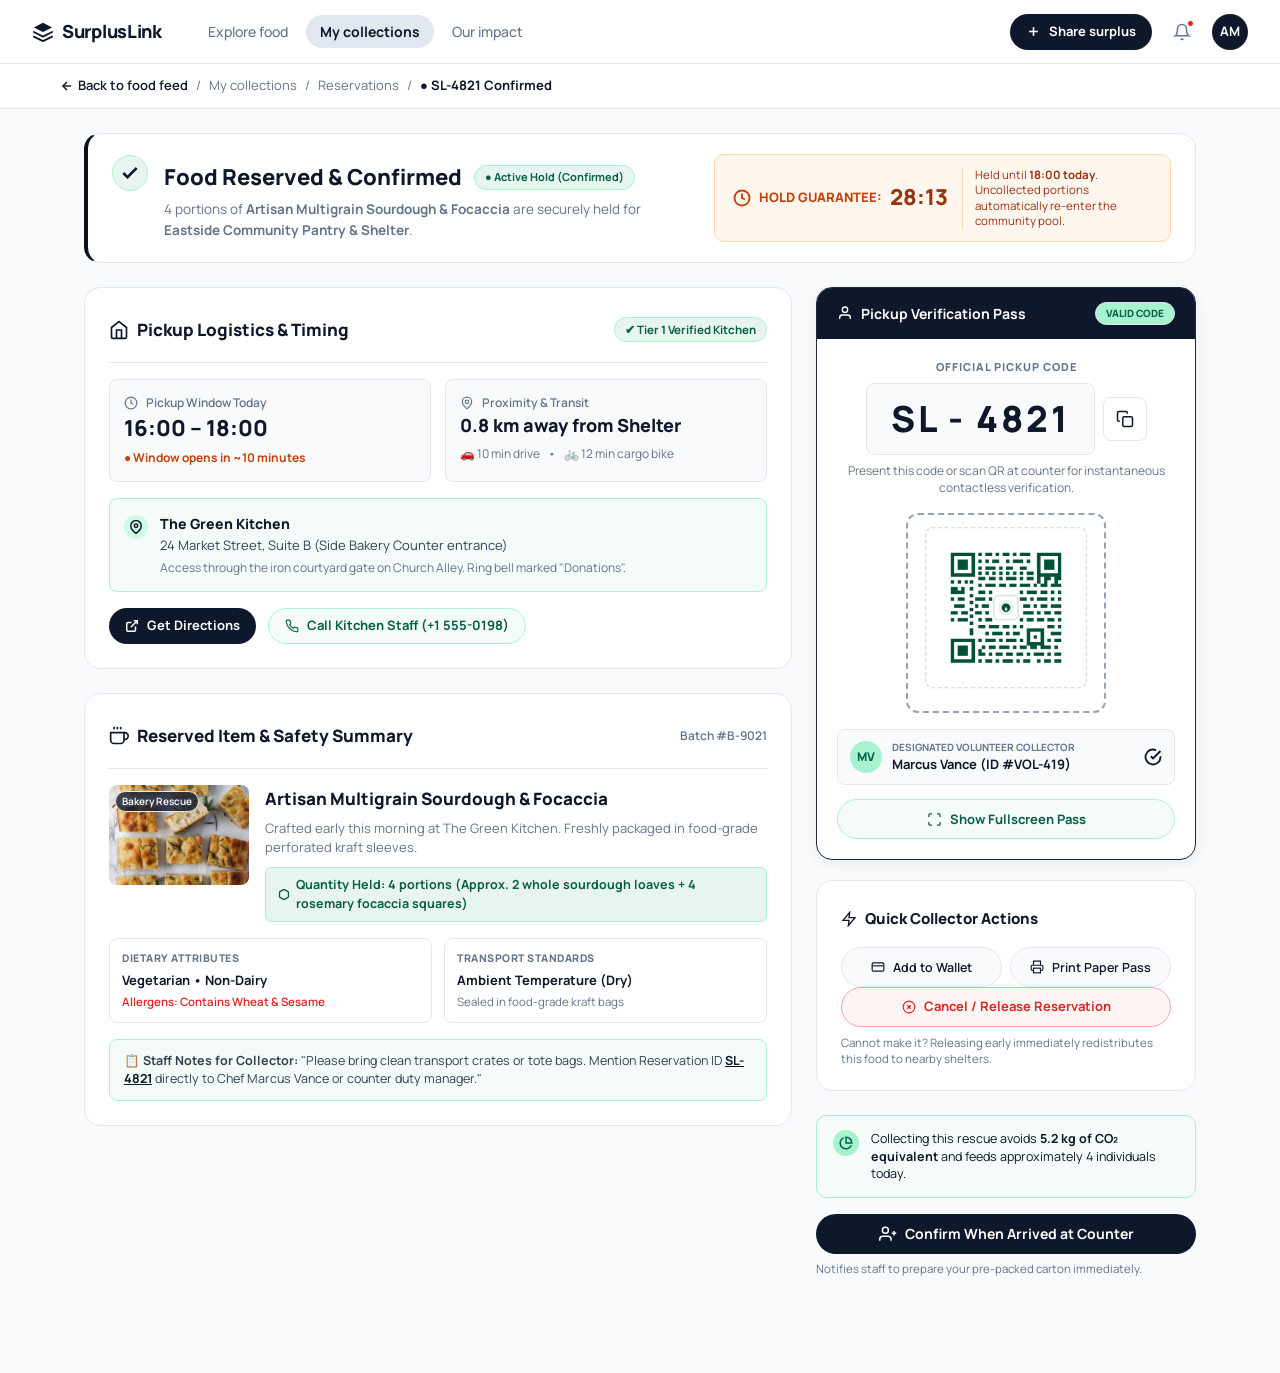
<file: reservation.html>
<!DOCTYPE html>
<html lang="en">
<head>
  <meta charset="UTF-8">
  <meta name="viewport" content="width=device-width, initial-scale=1.0">
  <title>Reservation Confirmed – SurplusLink</title>
  <meta name="description" content="View your active food rescue reservation, official pickup pass, logistics and QR code verification.">
  <link rel="stylesheet" href="style.css">
  <style>
    .res-layout {
      display: grid;
      grid-template-columns: 1fr 380px;
      gap: 24px;
      align-items: start;
    }
    .res-card {
      background: var(--color-surface);
      border: 1px solid var(--color-border);
      border-radius: var(--radius-lg);
      padding: 24px;
      margin-bottom: 24px;
    }
    .res-hero-banner {
      background: var(--color-surface);
      border: 1px solid var(--color-border);
      border-left: 4px solid var(--color-primary-dark);
      border-radius: var(--radius-lg);
      padding: 20px 24px;
      margin-bottom: 24px;
      display: flex;
      justify-content: space-between;
      align-items: center;
      gap: 20px;
      flex-wrap: wrap;
    }
    .res-pass-card {
      background: var(--color-surface);
      border: 1.5px solid #1E293B;
      border-radius: var(--radius-lg);
      overflow: hidden;
      margin-bottom: 20px;
      box-shadow: 0 4px 16px rgba(0,0,0,0.06);
    }
    .res-pass-header {
      background: #0F172A;
      color: #FFFFFF;
      padding: 14px 20px;
      display: flex;
      justify-content: space-between;
      align-items: center;
    }
    .res-code-box {
      font-size: 36px;
      font-weight: 800;
      letter-spacing: 3px;
      color: #0F172A;
      background: #F8FAFC;
      border: 1.5px solid var(--color-border);
      border-radius: 8px;
      padding: 8px 24px;
      display: inline-flex;
      align-items: center;
    }
    .qr-container {
      width: 200px;
      height: 200px;
      margin: 16px auto;
      padding: 12px;
      border: 2px dashed #94A3B8;
      border-radius: 12px;
      background: #FFFFFF;
      display: flex;
      align-items: center;
      justify-content: center;
    }
    .qr-container img, .qr-container svg {
      width: 100%;
      height: 100%;
      object-fit: contain;
    }
    .qr-mobile-wrap {
      display: none;
    }
    @media (max-width: 960px) {
      .res-layout {
        grid-template-columns: 1fr;
      }
    }
    @media (max-width: 640px) {
      .res-hero-banner {
        flex-direction: column;
        align-items: flex-start;
      }
      .qr-mobile-wrap {
        display: block;
      }
    }
  </style>
</head>
<body style="background-color: var(--color-background);">

  <!-- Navbar -->
  <nav class="navbar">
    <a href="explore.html" class="nav-logo">
      <svg width="22" height="22" viewBox="0 0 24 24" fill="none">
        <path d="M12 2L2 7L12 12L22 7L12 2Z" fill="var(--color-primary)"/>
        <path d="M2 17L12 22L22 17" stroke="var(--color-primary)" stroke-width="2" stroke-linecap="round" stroke-linejoin="round"/>
        <path d="M2 12L12 17L22 12" stroke="var(--color-primary)" stroke-width="2" stroke-linecap="round" stroke-linejoin="round"/>
      </svg>
      SurplusLink
    </a>
    <div class="nav-links">
      <a href="explore.html">Explore food</a>
      <a href="reservation.html" class="active">My collections</a>
      <a href="analytics.html">Our impact</a>
    </div>
    <div class="nav-actions">
      <a href="create-listing.html" class="btn btn-primary btn-sm">
        <svg width="15" height="15" viewBox="0 0 24 24" fill="none" stroke="currentColor" stroke-width="2.5"><line x1="12" y1="5" x2="12" y2="19"></line><line x1="5" y1="12" x2="19" y2="12"></line></svg>
        Share surplus
      </a>
      <a href="notifications.html" class="nav-icon-btn" title="Notifications">
        <svg width="18" height="18" viewBox="0 0 24 24" fill="none" stroke="currentColor" stroke-width="2"><path d="M18 8A6 6 0 0 0 6 8c0 7-3 9-3 9h18s-3-2-3-9"></path><path d="M13.73 21a2 2 0 0 1-3.46 0"></path></svg>
        <span class="unread-dot"></span>
      </a>
      <a href="profile.html" class="nav-avatar" title="View Profile">AM</a>
    </div>
  </nav>

  <!-- Sub-nav Breadcrumbs -->
  <div style="background: #FFFFFF; border-bottom: 1px solid var(--color-border); padding: 12px 24px;">
    <div class="container" style="padding: 0; display: flex; align-items: center; gap: 8px; font-size: 13px;">
      <a href="explore.html" style="color: var(--color-primary); font-weight: 600; text-decoration: none; display: flex; align-items: center; gap: 4px;">
        <svg width="14" height="14" viewBox="0 0 24 24" fill="none" stroke="currentColor" stroke-width="2.5"><line x1="19" y1="12" x2="5" y2="12"></line><polyline points="12 19 5 12 12 5"></polyline></svg>
        Back to food feed
      </a>
      <span style="color: var(--color-muted);">/</span>
      <a href="reservation.html" style="color: var(--color-muted); text-decoration: none;">My collections</a>
      <span style="color: var(--color-muted);">/</span>
      <span style="color: var(--color-muted);">Reservations</span>
      <span style="color: var(--color-muted);">/</span>
      <span style="font-weight: 700; color: #0F172A;">● SL-4821 Confirmed</span>
    </div>
  </div>

  <main class="container" style="padding-top: 24px; padding-bottom: 80px;">

    <!-- Top Status Hero Banner -->
    <div class="res-hero-banner">
      <div class="flex items-start gap-4" style="flex: 1; min-width: 280px;">
        <div style="width: 36px; height: 36px; border-radius: 50%; background: #E8F5EF; color: var(--color-primary); display: flex; align-items: center; justify-content: center; flex-shrink: 0; border: 1.5px solid #A7F3D0;">
          <svg width="20" height="20" viewBox="0 0 24 24" fill="none" stroke="currentColor" stroke-width="3"><polyline points="20 6 9 17 4 12"></polyline></svg>
        </div>
        <div>
          <div class="flex items-center gap-3 flex-wrap mb-1">
            <h1 style="margin: 0; font-size: 22px; font-weight: 800; color: #0F172A;">Food Reserved & Confirmed</h1>
            <span class="badge" style="background: #E8F5EF; color: #065F46; border: 1px solid #A7F3D0; font-weight: 700; font-size: 11px;">● Active Hold (Confirmed)</span>
          </div>
          <p class="text-muted" style="margin: 0; font-size: 13.5px; line-height: 1.5;">
            4 portions of <strong>Artisan Multigrain Sourdough & Focaccia</strong> are securely held for <strong>Eastside Community Pantry & Shelter</strong>.
          </p>
        </div>
      </div>
      
      <div style="background: #FFF7ED; border: 1.5px solid #FED7AA; border-radius: 10px; padding: 12px 18px; display: flex; align-items: center; gap: 14px;">
        <div class="flex items-center gap-2" style="color: #C2410C; font-weight: 800; font-size: 13px;">
          <svg width="18" height="18" viewBox="0 0 24 24" fill="none" stroke="currentColor" stroke-width="2.5"><circle cx="12" cy="12" r="10"></circle><polyline points="12 6 12 12 16 14"></polyline></svg>
          HOLD GUARANTEE:
          <span style="font-size: 22px; font-weight: 800; color: #9A3412;">28:13</span>
        </div>
        <div style="font-size: 11.5px; color: #9A3412; max-width: 190px; line-height: 1.35; border-left: 1px solid #FED7AA; padding-left: 12px;">
          Held until <strong>18:00 today</strong>. Uncollected portions automatically re-enter the community pool.
        </div>
      </div>
    </div>

    <!-- Main Grid -->
    <div class="res-layout">
      
      <!-- Left Column -->
      <div class="left-col">
        
        <!-- Pickup Logistics Card -->
        <div class="res-card">
          <div class="flex justify-between items-center mb-4" style="border-bottom: 1px solid var(--color-border); padding-bottom: 14px;">
            <h2 class="flex items-center gap-2" style="margin: 0; font-size: 17px; font-weight: 800; color: #0F172A;">
              <svg width="20" height="20" viewBox="0 0 24 24" fill="none" stroke="currentColor" stroke-width="2"><path d="M3 9l9-7 9 7v11a2 2 0 0 1-2 2H5a2 2 0 0 1-2-2z"></path><polyline points="9 22 9 12 15 12 15 22"></polyline></svg>
              Pickup Logistics & Timing
            </h2>
            <span class="badge" style="background: #E8F5EF; color: #065F46; border: 1px solid #A7F3D0; font-weight: 700; font-size: 11.5px;">✔ Tier 1 Verified Kitchen</span>
          </div>

          <div style="display: grid; grid-template-columns: 1fr 1fr; gap: 14px; margin-bottom: 16px;">
            <div style="background: #F8FAFC; border: 1px solid var(--color-border); border-radius: 8px; padding: 14px;">
              <div class="flex items-center gap-2 text-muted text-small mb-1" style="font-size: 12px; font-weight: 600;">
                <svg width="14" height="14" viewBox="0 0 24 24" fill="none" stroke="currentColor" stroke-width="2"><circle cx="12" cy="12" r="10"></circle><polyline points="12 6 12 12 16 14"></polyline></svg>
                Pickup Window Today
              </div>
              <div style="font-size: 22px; font-weight: 800; color: #0F172A; margin-bottom: 4px;">16:00 – 18:00</div>
              <div style="color: #C2410C; font-size: 12px; font-weight: 700;">● Window opens in ~10 minutes</div>
            </div>

            <div style="background: #F8FAFC; border: 1px solid var(--color-border); border-radius: 8px; padding: 14px;">
              <div class="flex items-center gap-2 text-muted text-small mb-1" style="font-size: 12px; font-weight: 600;">
                <svg width="14" height="14" viewBox="0 0 24 24" fill="none" stroke="currentColor" stroke-width="2"><path d="M12 2a8 8 0 0 0-8 8c0 5.25 8 12 8 12s8-6.75 8-12a8 8 0 0 0-8-8z"></path><circle cx="12" cy="10" r="3"></circle></svg>
                Proximity & Transit
              </div>
              <div style="font-size: 18px; font-weight: 800; color: #0F172A; margin-bottom: 6px;">0.8 km away from Shelter</div>
              <div class="text-muted flex items-center gap-2" style="font-size: 12px;">
                <span>🚗 10 min drive</span>
                <span>•</span>
                <span>🚲 12 min cargo bike</span>
              </div>
            </div>
          </div>

          <!-- Address card -->
          <div style="background: #F4FBF8; border: 1px solid #A7F3D0; border-radius: 8px; padding: 14px; display: flex; gap: 12px; margin-bottom: 16px;">
            <div style="width: 24px; height: 24px; border-radius: 50%; background: #D1FAE5; color: var(--color-primary); display: flex; align-items: center; justify-content: center; flex-shrink: 0; margin-top: 2px;">
              <svg width="14" height="14" viewBox="0 0 24 24" fill="none" stroke="currentColor" stroke-width="2.5"><path d="M21 10c0 7-9 13-9 13s-9-6-9-13a9 9 0 0 1 18 0z"></path><circle cx="12" cy="10" r="3"></circle></svg>
            </div>
            <div>
              <div style="font-size: 14px; font-weight: 800; color: #0F172A; margin-bottom: 2px;">The Green Kitchen</div>
              <div style="font-size: 13px; color: #334155; margin-bottom: 4px;">24 Market Street, Suite B (Side Bakery Counter entrance)</div>
              <div style="font-size: 12px; color: #64748B;">Access through the iron courtyard gate on Church Alley. Ring bell marked "Donations".</div>
            </div>
          </div>

          <!-- Buttons -->
          <div class="flex gap-3 flex-wrap">
            <a href="https://maps.google.com" target="_blank" class="btn btn-secondary btn-sm" style="background: #0F172A; color: white; border: none; font-weight: 700;">
              <svg width="14" height="14" viewBox="0 0 24 24" fill="none" stroke="currentColor" stroke-width="2.5"><path d="M18 13v6a2 2 0 0 1-2 2H5a2 2 0 0 1-2-2V8a2 2 0 0 1 2-2h6"></path><polyline points="15 3 21 3 21 9"></polyline><line x1="10" y1="14" x2="21" y2="3"></line></svg>
              Get Directions
            </a>
            <a href="tel:+15550198" class="btn btn-outline btn-sm" style="background: #F4FBF8; border-color: #A7F3D0; color: #065F46; font-weight: 700;">
              <svg width="14" height="14" viewBox="0 0 24 24" fill="none" stroke="currentColor" stroke-width="2"><path d="M22 16.92v3a2 2 0 0 1-2.18 2 19.79 19.79 0 0 1-8.63-3.07 19.5 19.5 0 0 1-6-6 19.79 19.79 0 0 1-3.07-8.67A2 2 0 0 1 4.11 2h3a2 2 0 0 1 2 1.72 12.84 12.84 0 0 0 .7 2.81 2 2 0 0 1-.45 2.11L8.09 9.91a16 16 0 0 0 6 6l1.27-1.27a2 2 0 0 1 2.11-.45 12.84 12.84 0 0 0 2.81.7A2 2 0 0 1 22 16.92z"></path></svg>
              Call Kitchen Staff (+1 555-0198)
            </a>
          </div>
        </div>

        <!-- Reserved Item & Safety Summary -->
        <div class="res-card">
          <div class="flex justify-between items-center mb-4" style="border-bottom: 1px solid var(--color-border); padding-bottom: 14px;">
            <h2 class="flex items-center gap-2" style="margin: 0; font-size: 17px; font-weight: 800; color: #0F172A;">
              <svg width="20" height="20" viewBox="0 0 24 24" fill="none" stroke="currentColor" stroke-width="2"><path d="M18 8h1a4 4 0 0 1 0 8h-1"></path><path d="M2 8h16v9a4 4 0 0 1-4 4H6a4 4 0 0 1-4-4V8z"></path><line x1="6" y1="1" x2="6" y2="4"></line><line x1="10" y1="1" x2="10" y2="4"></line><line x1="14" y1="1" x2="14" y2="4"></line></svg>
              Reserved Item & Safety Summary
            </h2>
            <span style="font-size: 12px; font-weight: 600; color: #64748B;">Batch #B-9021</span>
          </div>

          <!-- Item Details Row -->
          <div class="flex gap-4 items-start mb-4" style="flex-wrap: wrap;">
            <div style="width: 140px; height: 100px; border-radius: 8px; overflow: hidden; position: relative; flex-shrink: 0; background: #F1F5F9;">
              <img src="assets/images/food_sourdough.jpg" alt="Bread" style="width: 100%; height: 100%; object-fit: cover;">
              <span class="badge" style="position: absolute; top: 6px; left: 6px; background: rgba(15,23,42,0.8); color: #FFF; font-size: 10px; padding: 2px 6px;">Bakery Rescue</span>
            </div>
            <div style="flex: 1; min-width: 240px;">
              <h3 style="margin: 0 0 6px 0; font-size: 17px; font-weight: 800; color: #0F172A;">Artisan Multigrain Sourdough & Focaccia</h3>
              <p class="text-muted" style="margin: 0 0 10px 0; font-size: 13px; line-height: 1.45;">
                Crafted early this morning at The Green Kitchen. Freshly packaged in food-grade perforated kraft sleeves.
              </p>
              <div style="background: #E8F5EF; border: 1px solid #A7F3D0; border-radius: 6px; padding: 8px 12px; font-size: 12.5px; font-weight: 700; color: #065F46; display: flex; align-items: center; gap: 6px;">
                <svg width="15" height="15" viewBox="0 0 24 24" fill="none" stroke="currentColor" stroke-width="2.5"><path d="M21 16V8a2 2 0 0 0-1-1.73l-7-4a2 2 0 0 0-2 0l-7 4A2 2 0 0 0 3 8v8a2 2 0 0 0 1 1.73l7 4a2 2 0 0 0 2 0l7-4A2 2 0 0 0 21 16z"></path></svg>
                Quantity Held: 4 portions (Approx. 2 whole sourdough loaves + 4 rosemary focaccia squares)
              </div>
            </div>
          </div>

          <!-- Dietary & Transport specs -->
          <div style="display: grid; grid-template-columns: 1fr 1fr; gap: 12px; margin-bottom: 16px;">
            <div style="border: 1px solid var(--color-border); border-radius: 8px; padding: 12px;">
              <div class="text-muted" style="font-size: 10.5px; font-weight: 800; letter-spacing: 0.5px; text-transform: uppercase; margin-bottom: 4px;">DIETARY ATTRIBUTES</div>
              <div style="font-weight: 700; font-size: 13px; color: #0F172A;">Vegetarian • Non-Dairy</div>
              <div style="color: #DC2626; font-size: 11.5px; font-weight: 600; margin-top: 2px;">Allergens: Contains Wheat & Sesame</div>
            </div>
            <div style="border: 1px solid var(--color-border); border-radius: 8px; padding: 12px;">
              <div class="text-muted" style="font-size: 10.5px; font-weight: 800; letter-spacing: 0.5px; text-transform: uppercase; margin-bottom: 4px;">TRANSPORT STANDARDS</div>
              <div style="font-weight: 700; font-size: 13px; color: #0F172A;">Ambient Temperature (Dry)</div>
              <div style="color: #64748B; font-size: 11.5px; margin-top: 2px;">Sealed in food-grade kraft bags</div>
            </div>
          </div>

          <!-- Staff Notes -->
          <div style="background: #F4FBF8; border: 1px solid #A7F3D0; border-radius: 8px; padding: 12px 14px; font-size: 12.5px; color: #334155; line-height: 1.45;">
            <strong>📋 Staff Notes for Collector:</strong> "Please bring clean transport crates or tote bags. Mention Reservation ID <span style="text-decoration: underline; font-weight: 700; color: var(--color-primary);">SL-4821</span> directly to Chef Marcus Vance or counter duty manager."
          </div>
        </div>

      </div>

      <!-- Right Column: Verification Pass & Actions -->
      <div class="right-col">
        
        <!-- Pass Card -->
        <div class="res-pass-card">
          <div class="res-pass-header">
            <div class="flex items-center gap-2" style="font-size: 14px; font-weight: 700;">
              <svg width="16" height="16" viewBox="0 0 24 24" fill="none" stroke="currentColor" stroke-width="2"><path d="M20 21v-2a4 4 0 0 0-4-4H8a4 4 0 0 0-4 4v2"></path><circle cx="12" cy="7" r="4"></circle></svg>
              Pickup Verification Pass
            </div>
            <span class="badge" style="background: #A7F3D0; color: #065F46; font-size: 10px; font-weight: 800;">VALID CODE</span>
          </div>

          <div style="padding: 20px; text-align: center;">
            <div class="text-muted text-small" style="font-size: 11px; font-weight: 800; letter-spacing: 1px; margin-bottom: 8px;">OFFICIAL PICKUP CODE</div>
            
            <div class="flex justify-center items-center gap-2 mb-2">
              <div class="res-code-box">SL - 4821</div>
              <button class="btn btn-outline" style="width: 44px; height: 44px; padding: 0; display: inline-flex; align-items: center; justify-content: center; border-radius: 8px;" title="Copy Code">
                <svg width="18" height="18" viewBox="0 0 24 24" fill="none" stroke="currentColor" stroke-width="2"><rect x="9" y="9" width="13" height="13" rx="2" ry="2"></rect><path d="M5 15H4a2 2 0 0 1-2-2V4a2 2 0 0 1 2-2h9a2 2 0 0 1 2 2v1"></path></svg>
              </button>
            </div>

            <p class="text-muted" style="font-size: 12px; margin: 0 0 14px 0; line-height: 1.4;">
              Present this code or scan QR at counter for instantaneous contactless verification.
            </p>

            <!-- QR code -->
            <div class="qr-container">
              <img src="assets/images/Clean Vector QR Code Container_margin.png" alt="Scan QR Code">
            </div>

            <!-- Collector ID Info -->
            <div style="background: #F8FAFC; border: 1px solid var(--color-border); border-radius: 8px; padding: 10px 12px; display: flex; align-items: center; gap: 10px; text-align: left; margin-bottom: 14px;">
              <div style="width: 32px; height: 32px; border-radius: 50%; background: #A7F3D0; color: #065F46; display: flex; align-items: center; justify-content: center; font-weight: 800; font-size: 12px; flex-shrink: 0;">MV</div>
              <div style="flex: 1; min-width: 0;">
                <div style="font-size: 10px; color: var(--color-muted); text-transform: uppercase; font-weight: 700;">Designated Volunteer Collector</div>
                <div style="font-weight: 700; font-size: 13px; color: #0F172A; white-space: nowrap; overflow: hidden; text-overflow: ellipsis;">Marcus Vance (ID #VOL-419)</div>
              </div>
              <svg width="18" height="18" viewBox="0 0 24 24" fill="none" stroke="var(--color-primary)" stroke-width="2.5"><path d="M22 11.08V12a10 10 0 1 1-5.93-9.14"></path><polyline points="22 4 12 14.01 9 11.01"></polyline></svg>
            </div>

            <button class="btn btn-outline" style="width: 100%; background: #F4FBF8; border-color: #A7F3D0; color: #065F46; font-weight: 700; font-size: 13px;">
              <svg width="15" height="15" viewBox="0 0 24 24" fill="none" stroke="currentColor" stroke-width="2"><path d="M8 3H5a2 2 0 0 0-2 2v3m18 0V5a2 2 0 0 0-2-2h-3m0 18h3a2 2 0 0 0 2-2v-3M3 16v3a2 2 0 0 0 2 2h3"></path></svg>
              Show Fullscreen Pass
            </button>
          </div>
        </div>

        <!-- Quick Collector Actions -->
        <div class="res-card">
          <h3 class="flex items-center gap-2" style="font-size: 15px; font-weight: 800; color: #0F172A; margin: 0 0 14px 0;">
            <svg width="16" height="16" viewBox="0 0 24 24" fill="none" stroke="currentColor" stroke-width="2"><polygon points="13 2 3 14 12 14 11 22 21 10 12 10 13 2"></polygon></svg>
            Quick Collector Actions
          </h3>

          <div class="flex gap-2 mb-3">
            <button class="btn btn-outline" style="flex: 1; font-size: 12.5px; padding: 8px 10px; background: #F8FAFC; border-color: var(--color-border); color: #0F172A; font-weight: 600;">
              <svg width="14" height="14" viewBox="0 0 24 24" fill="none" stroke="currentColor" stroke-width="2"><rect x="2" y="5" width="20" height="14" rx="2" ry="2"></rect><line x1="2" y1="10" x2="22" y2="10"></line></svg>
              Add to Wallet
            </button>
            <button class="btn btn-outline" style="flex: 1; font-size: 12.5px; padding: 8px 10px; background: #F8FAFC; border-color: var(--color-border); color: #0F172A; font-weight: 600;">
              <svg width="14" height="14" viewBox="0 0 24 24" fill="none" stroke="currentColor" stroke-width="2"><polyline points="6 9 6 2 18 2 18 9"></polyline><path d="M6 18H4a2 2 0 0 1-2-2v-5a2 2 0 0 1 2-2h16a2 2 0 0 1 2 2v5a2 2 0 0 1-2 2h-2"></path><rect x="6" y="14" width="12" height="8"></rect></svg>
              Print Paper Pass
            </button>
          </div>

          <a href="explore.html" class="btn btn-outline" style="width: 100%; border-color: #FCA5A5; color: #DC2626; background: #FFF5F5; font-weight: 700; font-size: 13px; margin-bottom: 8px; text-decoration: none; justify-content: center;">
            <svg width="14" height="14" viewBox="0 0 24 24" fill="none" stroke="currentColor" stroke-width="2"><circle cx="12" cy="12" r="10"></circle><line x1="15" y1="9" x2="9" y2="15"></line><line x1="9" y1="9" x2="15" y2="15"></line></svg>
            Cancel / Release Reservation
          </a>
          
          <div class="text-muted text-center" style="font-size: 11.5px; line-height: 1.35;">
            Cannot make it? Releasing early immediately redistributes this food to nearby shelters.
          </div>
        </div>

        <!-- Environmental Offset Widget -->
        <div style="background: #F4FBF8; border: 1px solid #A7F3D0; border-radius: 10px; padding: 14px 16px; display: flex; gap: 12px; font-size: 12.5px; color: #0F172A; line-height: 1.4;">
          <div style="width: 26px; height: 26px; border-radius: 50%; background: #A7F3D0; color: #065F46; display: flex; align-items: center; justify-content: center; flex-shrink: 0;">
            <svg width="14" height="14" viewBox="0 0 24 24" fill="none" stroke="currentColor" stroke-width="2.5"><path d="M21.21 15.89A10 10 0 1 1 8 2.83"></path><path d="M22 12A10 10 0 0 0 12 2v10z"></path></svg>
          </div>
          <div>
            Collecting this rescue avoids <strong>5.2 kg of CO₂ equivalent</strong> and feeds approximately 4 individuals today.
          </div>
        </div>

        <!-- Mobile Arrival trigger button -->
        <div style="margin-top: 16px;">
          <a href="pickup-confirmation.html" class="btn btn-secondary" style="width: 100%; background: #0F172A; color: #FFF; font-weight: 700; padding: 14px; text-decoration: none; justify-content: center;">
            <svg width="18" height="18" viewBox="0 0 24 24" fill="none" stroke="currentColor" stroke-width="2"><path d="M16 21v-2a4 4 0 0 0-4-4H5a4 4 0 0 0-4 4v2"></path><circle cx="8.5" cy="7" r="4"></circle><line x1="20" y1="8" x2="20" y2="14"></line><line x1="23" y1="11" x2="17" y2="11"></line></svg>
            Confirm When Arrived at Counter
          </a>
          <p class="text-muted text-center" style="font-size: 11.5px; margin-top: 6px;">
            Notifies staff to prepare your pre-packed carton immediately.
          </p>
        </div>

      </div>
    </div>
  </main>

  <!-- Mobile Bottom Nav -->
  <div class="mobile-nav">
    <a href="explore.html" class="mobile-nav-item">
      <svg width="22" height="22" viewBox="0 0 24 24" fill="none" stroke="currentColor" stroke-width="2"><circle cx="12" cy="12" r="10"></circle><polygon points="16.24 7.76 14.12 14.12 7.76 16.24 9.88 9.88 16.24 7.76"></polygon></svg>
      <span>Explore</span>
    </a>
    <a href="reservation.html" class="mobile-nav-item active">
      <svg width="22" height="22" viewBox="0 0 24 24" fill="none" stroke="currentColor" stroke-width="2"><path d="M21 16V8a2 2 0 0 0-1-1.73l-7-4a2 2 0 0 0-2 0l-7 4A2 2 0 0 0 3 8v8a2 2 0 0 0 1 1.73l7 4a2 2 0 0 0 2 0l7-4A2 2 0 0 0 21 16z"></path></svg>
      <span>Collections</span>
    </a>
    <a href="analytics.html" class="mobile-nav-item">
      <svg width="22" height="22" viewBox="0 0 24 24" fill="none" stroke="currentColor" stroke-width="2"><path d="M21.21 15.89A10 10 0 1 1 8 2.83"></path><path d="M22 12A10 10 0 0 0 12 2v10z"></path></svg>
      <span>Impact</span>
    </a>
    <a href="profile.html" class="mobile-nav-item">
      <svg width="22" height="22" viewBox="0 0 24 24" fill="none" stroke="currentColor" stroke-width="2"><path d="M20 21v-2a4 4 0 0 0-4-4H8a4 4 0 0 0-4 4v2"></path><circle cx="12" cy="7" r="4"></circle></svg>
      <span>Profile</span>
    </a>
  </div>

</body>
</html>
</file>
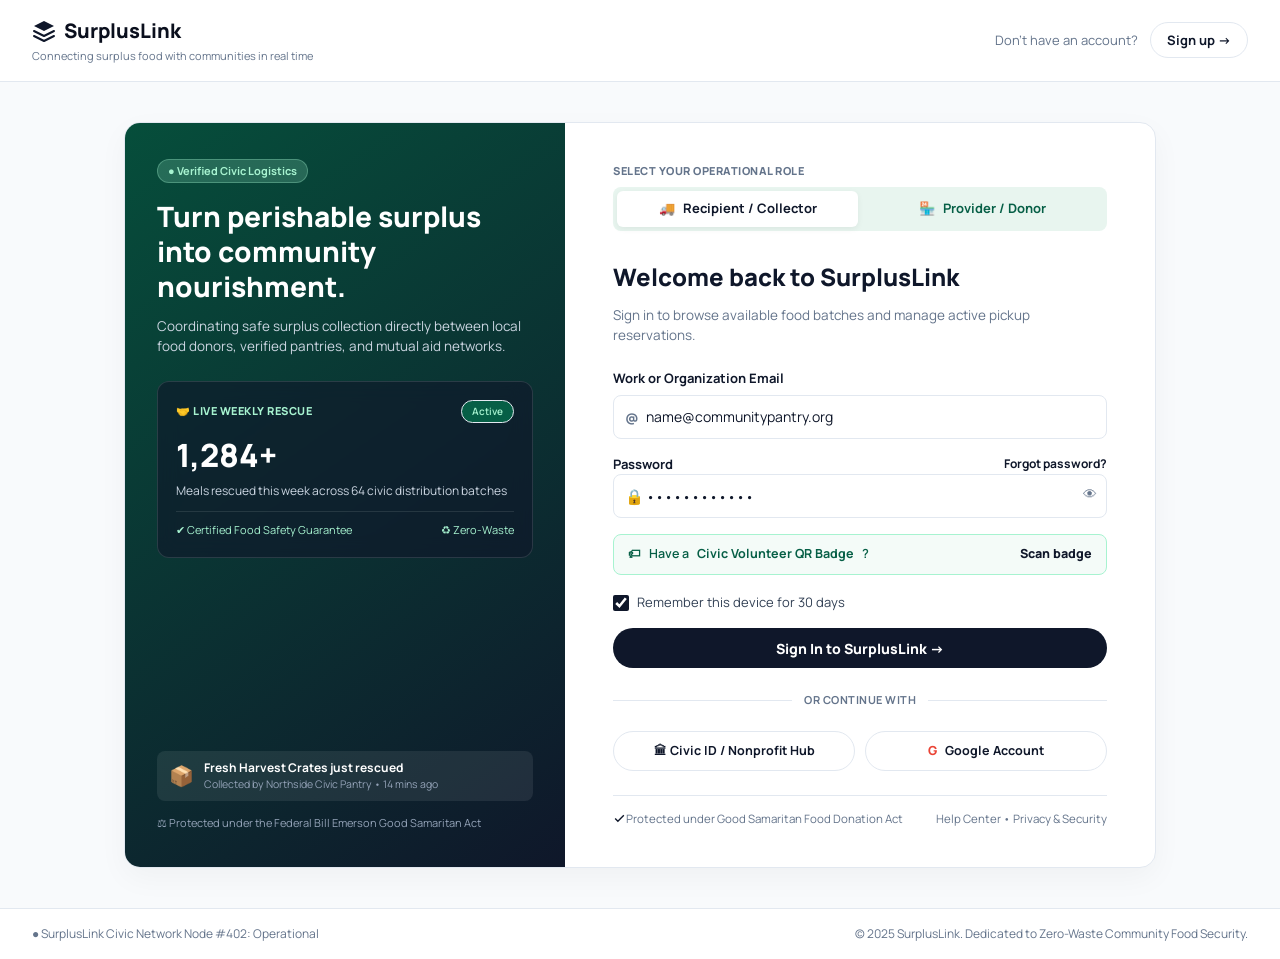
<file: signin.html>
<!DOCTYPE html>
<html lang="en">
<head>
  <meta charset="UTF-8">
  <meta name="viewport" content="width=device-width, initial-scale=1.0">
  <title>Sign In – SurplusLink</title>
  <meta name="description" content="Sign in to browse available surplus food batches and manage active pickup reservations.">
  <link rel="stylesheet" href="style.css">
  <style>
    .auth-page {
      min-height: 100vh;
      display: flex;
      flex-direction: column;
      background: #F8FAFC;
    }
    .auth-header {
      padding: 16px 32px;
      display: flex;
      justify-content: space-between;
      align-items: center;
      background: #FFFFFF;
      border-bottom: 1px solid var(--color-border);
    }
    .auth-container {
      max-width: 1080px;
      margin: 40px auto;
      padding: 0 24px;
      flex: 1;
      width: 100%;
    }
    .auth-card {
      background: #FFFFFF;
      border: 1px solid var(--color-border);
      border-radius: 16px;
      overflow: hidden;
      display: grid;
      grid-template-columns: 440px 1fr;
      box-shadow: 0 10px 30px rgba(0,0,0,0.04);
    }
    .auth-sidebar {
      background: linear-gradient(145deg, #064E3B 0%, #0F172A 100%);
      color: #FFFFFF;
      padding: 36px 32px;
      display: flex;
      flex-direction: column;
      justify-content: space-between;
      position: relative;
    }
    .auth-main {
      padding: 40px 48px;
    }
    .role-segmented {
      display: grid;
      grid-template-columns: 1fr 1fr;
      background: #E8F5EF;
      border-radius: 8px;
      padding: 4px;
      margin-bottom: 24px;
      gap: 4px;
    }
    .role-radio {
      display: none;
    }
    .role-btn {
      border: none;
      background: transparent;
      padding: 8px 12px;
      border-radius: 6px;
      font-size: 13px;
      font-weight: 700;
      color: #065F46;
      cursor: pointer;
      display: flex;
      align-items: center;
      justify-content: center;
      gap: 8px;
      text-decoration: none;
      transition: all 0.15s ease;
      user-select: none;
    }
    .role-radio:checked + .role-btn {
      background: #FFFFFF;
      color: #0F172A;
      box-shadow: 0 2px 6px rgba(0,0,0,0.06);
    }
    @media (max-width: 900px) {
      .auth-card {
        grid-template-columns: 1fr;
      }
      .auth-sidebar {
        display: none;
      }
      .auth-main {
        padding: 32px 24px;
      }
    }
  </style>
</head>
<body class="auth-page">

  <!-- Header -->
  <header class="auth-header">
    <div>
      <a href="index.html" style="text-decoration: none; display: flex; align-items: center; gap: 8px; font-weight: 800; font-size: 20px; color: var(--color-primary-dark);">
        <svg width="24" height="24" viewBox="0 0 24 24" fill="none">
          <path d="M12 2L2 7L12 12L22 7L12 2Z" fill="var(--color-primary)"/>
          <path d="M2 17L12 22L22 17" stroke="var(--color-primary)" stroke-width="2" stroke-linecap="round" stroke-linejoin="round"/>
          <path d="M2 12L12 17L22 12" stroke="var(--color-primary)" stroke-width="2" stroke-linecap="round" stroke-linejoin="round"/>
        </svg>
        SurplusLink
      </a>
      <div style="font-size: 11px; color: #64748B; margin-top: 2px;">Connecting surplus food with communities in real time</div>
    </div>
    
    <div style="display: flex; align-items: center; gap: 12px; font-size: 13px;">
      <span style="color: #64748B;">Don't have an account?</span>
      <a href="index.html" class="btn btn-outline btn-sm" style="border-color: var(--color-border); color: #0F172A; font-weight: 700; text-decoration: none;">
        Sign up →
      </a>
    </div>
  </header>

  <!-- Main Auth Card -->
  <main class="auth-container">
    <div class="auth-card">
      
      <!-- Left Hero Column -->
      <div class="auth-sidebar">
        <div>
          <span class="badge" style="background: rgba(167, 243, 208, 0.2); color: #A7F3D0; border: 1px solid rgba(167, 243, 208, 0.3); font-size: 11px; font-weight: 700; margin-bottom: 16px;">
            ● Verified Civic Logistics
          </span>
          <h2 style="margin: 0 0 12px 0; font-size: 28px; font-weight: 800; line-height: 1.25; color: #FFFFFF;">
            Turn perishable surplus into community nourishment.
          </h2>
          <p style="margin: 0 0 24px 0; font-size: 13.5px; line-height: 1.5; color: #CBD5E1;">
            Coordinating safe surplus collection directly between local food donors, verified pantries, and mutual aid networks.
          </p>

          <!-- Floating Live Weekly Rescue Card -->
          <div style="background: rgba(15, 23, 42, 0.6); border: 1px solid rgba(255, 255, 255, 0.12); border-radius: 12px; padding: 18px; backdrop-filter: blur(10px); margin-bottom: 24px;">
            <div class="flex justify-between items-center mb-2">
              <span class="flex items-center gap-1.5" style="font-size: 11px; font-weight: 800; letter-spacing: 0.5px; color: #A7F3D0; text-transform: uppercase;">
                🤝 LIVE WEEKLY RESCUE
              </span>
              <span class="badge" style="background: #065F46; color: #A7F3D0; font-size: 10px;">Active</span>
            </div>
            <div style="font-size: 32px; font-weight: 800; color: #FFFFFF; margin-bottom: 4px;">1,284+</div>
            <div style="font-size: 12px; color: #CBD5E1; margin-bottom: 12px; line-height: 1.4;">
              Meals rescued this week across 64 civic distribution batches
            </div>
            <div class="flex justify-between" style="font-size: 11px; color: #A7F3D0; border-top: 1px solid rgba(255,255,255,0.1); padding-top: 10px;">
              <span>✔ Certified Food Safety Guarantee</span>
              <span>♻ Zero-Waste</span>
            </div>
          </div>
        </div>

        <div>
          <!-- Live item feed pill -->
          <div style="background: rgba(255, 255, 255, 0.08); border-radius: 8px; padding: 8px 12px; display: flex; align-items: center; gap: 10px; margin-bottom: 14px;">
            <div style="font-size: 20px;">📦</div>
            <div>
              <div style="font-size: 12px; font-weight: 700; color: #FFFFFF;">Fresh Harvest Crates just rescued</div>
              <div style="font-size: 10.5px; color: #94A3B8;">Collected by Northside Civic Pantry • 14 mins ago</div>
            </div>
          </div>

          <div style="font-size: 11px; color: #94A3B8; display: flex; align-items: center; gap: 6px;">
            ⚖ Protected under the Federal Bill Emerson Good Samaritan Act
          </div>
        </div>
      </div>

      <!-- Right Form Column -->
      <div class="auth-main">
        
        <div style="font-size: 11px; font-weight: 800; letter-spacing: 0.5px; color: #64748B; text-transform: uppercase; margin-bottom: 8px;">
          SELECT YOUR OPERATIONAL ROLE
        </div>

        <div class="role-segmented">
          <input type="radio" name="signin_role" id="role-recipient" class="role-radio" checked>
          <label for="role-recipient" class="role-btn">
            <span>🚚</span> Recipient / Collector
          </label>
          <input type="radio" name="signin_role" id="role-provider" class="role-radio">
          <label for="role-provider" class="role-btn">
            <span>🏪</span> Provider / Donor
          </label>
        </div>

        <h1 style="margin: 0 0 6px 0; font-size: 24px; font-weight: 800; color: #0F172A;">Welcome back to SurplusLink</h1>
        <p class="text-muted" style="margin: 0 0 24px 0; font-size: 13.5px;">
          Sign in to browse available food batches and manage active pickup reservations.
        </p>

        <form action="explore.html" method="get">
          <div class="form-group mb-3">
            <label class="form-label" style="font-size: 13px;">Work or Organization Email</label>
            <div style="position: relative;">
              <span style="position: absolute; left: 12px; top: 12px; color: #64748B; font-weight: 700;">@</span>
              <input type="email" class="form-input" value="name@communitypantry.org" style="padding-left: 32px;" required>
            </div>
          </div>

          <div class="form-group mb-3">
            <div class="flex justify-between items-center mb-1">
              <label class="form-label" style="font-size: 13px; margin: 0;">Password</label>
              <a href="#" style="font-size: 12px; color: var(--color-primary); font-weight: 700; text-decoration: none;">Forgot password?</a>
            </div>
            <div style="position: relative;">
              <span style="position: absolute; left: 12px; top: 12px; color: #64748B;">🔒</span>
              <input type="password" class="form-input" value="••••••••••••" style="padding-left: 32px; padding-right: 36px;" required>
              <button type="button" style="position: absolute; right: 10px; top: 10px; background: none; border: none; cursor: pointer; color: #64748B; font-size: 14px;">👁</button>
            </div>
          </div>

          <!-- QR badge alternative -->
          <div style="background: #F4FBF8; border: 1px solid #A7F3D0; border-radius: 8px; padding: 10px 14px; display: flex; justify-content: space-between; align-items: center; margin-bottom: 18px; font-size: 12.5px;">
            <div class="flex items-center gap-2" style="color: #065F46; font-weight: 600;">
              <span>🏷</span> Have a <strong>Civic Volunteer QR Badge</strong>?
            </div>
            <a href="#" style="color: var(--color-primary); font-weight: 800; text-decoration: none;">Scan badge</a>
          </div>

          <div class="flex items-center gap-2 mb-4">
            <input type="checkbox" id="remember" checked style="accent-color: var(--color-primary); width: 16px; height: 16px;">
            <label for="remember" style="font-size: 13px; color: #334155; cursor: pointer;">Remember this device for 30 days</label>
          </div>

          <button type="submit" class="btn btn-secondary" style="width: 100%; background: #0F172A; color: #FFF; font-weight: 800; padding: 12px; font-size: 14px; justify-content: center; margin-bottom: 20px;">
            Sign In to SurplusLink →
          </button>
        </form>

        <div style="position: relative; text-align: center; margin-bottom: 20px;">
          <div style="position: absolute; top: 50%; left: 0; right: 0; height: 1px; background: var(--color-border);"></div>
          <span style="position: relative; background: #FFFFFF; padding: 0 12px; font-size: 11px; font-weight: 700; color: #64748B; letter-spacing: 0.5px; text-transform: uppercase;">
            OR CONTINUE WITH
          </span>
        </div>

        <!-- 2 SSO Buttons -->
        <div style="display: grid; grid-template-columns: 1fr 1fr; gap: 10px; margin-bottom: 24px;">
          <button type="button" class="btn btn-outline" style="border-color: var(--color-border); font-size: 12.5px; font-weight: 700; color: #0F172A; justify-content: center;">
            🏛 Civic ID / Nonprofit Hub
          </button>
          <button type="button" class="btn btn-outline" style="border-color: var(--color-border); font-size: 12.5px; font-weight: 700; color: #0F172A; justify-content: center;">
            <span style="color: #EA4335; font-weight: 900;">G</span> Google Account
          </button>
        </div>

        <div class="flex justify-between items-center text-muted" style="font-size: 11.5px; border-top: 1px solid var(--color-border); padding-top: 14px;">
          <div class="flex items-center gap-1.5">
            <svg width="13" height="13" viewBox="0 0 24 24" fill="none" stroke="var(--color-primary)" stroke-width="2.5"><polyline points="20 6 9 17 4 12"></polyline></svg>
            Protected under Good Samaritan Food Donation Act
          </div>
          <div>
            <a href="#" style="color: #64748B; text-decoration: none;">Help Center</a> • <a href="#" style="color: #64748B; text-decoration: none;">Privacy & Security</a>
          </div>
        </div>

      </div>
    </div>
  </main>

  <!-- Footer -->
  <footer style="padding: 16px 32px; background: #FFFFFF; border-top: 1px solid var(--color-border); display: flex; justify-content: space-between; align-items: center; font-size: 12px; color: #64748B; flex-wrap: wrap; gap: 12px;">
    <div>● SurplusLink Civic Network Node #402: Operational</div>
    <div>© 2025 SurplusLink. Dedicated to Zero-Waste Community Food Security.</div>
  </footer>

</body>
</html>
</file>
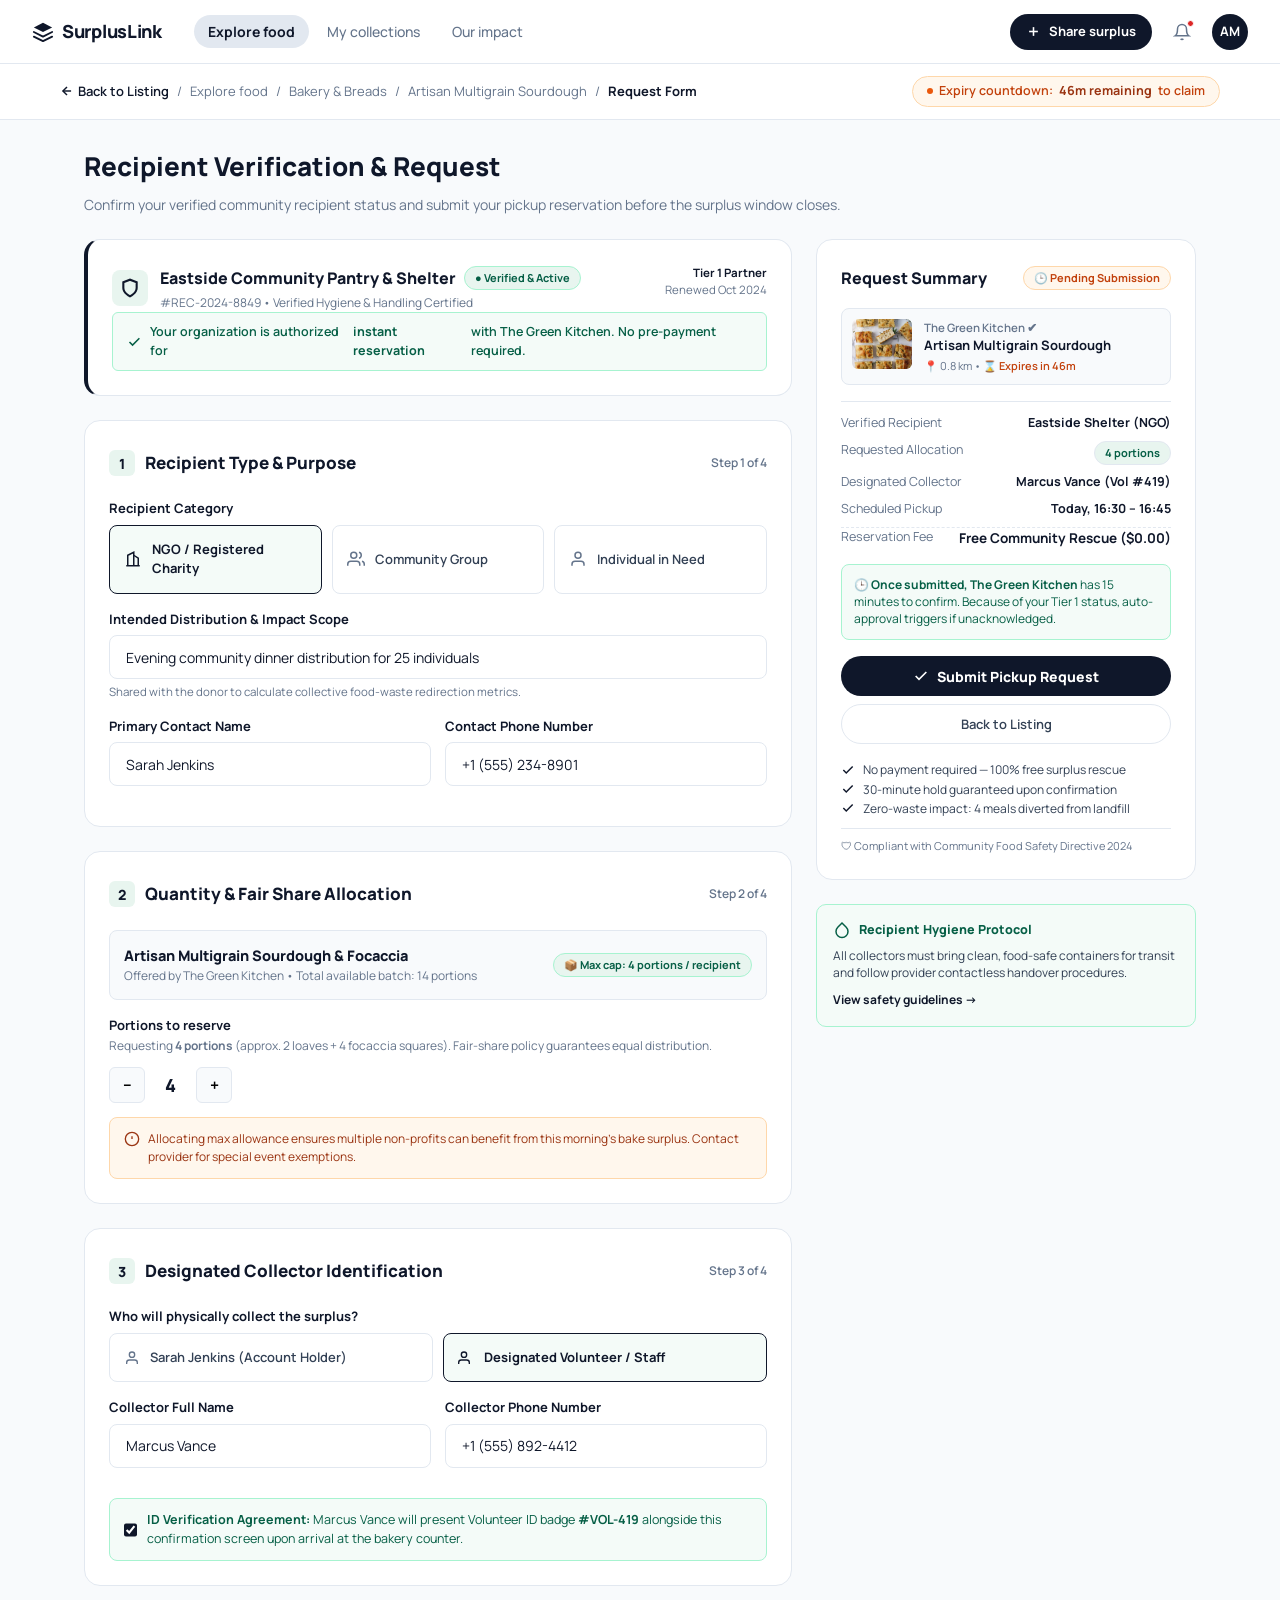
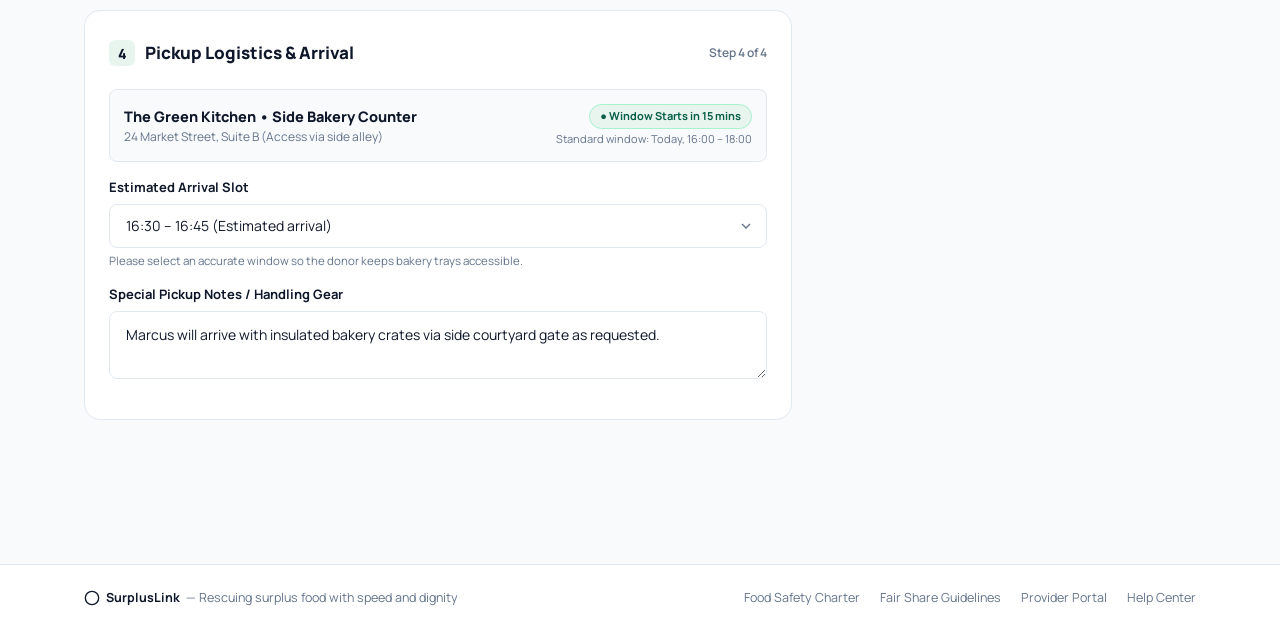
<file: verification.html>
<!DOCTYPE html>
<html lang="en">
<head>
  <meta charset="UTF-8">
  <meta name="viewport" content="width=device-width, initial-scale=1.0">
  <title>Recipient Verification & Request – SurplusLink</title>
  <meta name="description" content="Confirm your verified community recipient status and submit your pickup reservation.">
  <link rel="stylesheet" href="style.css">
  <style>
    .v-layout {
      display: grid;
      grid-template-columns: 1fr 380px;
      gap: 24px;
      align-items: start;
    }
    .v-card {
      background: var(--color-surface);
      border: 1px solid var(--color-border);
      border-radius: var(--radius-lg);
      padding: 24px;
      margin-bottom: 24px;
    }
    .step-header {
      display: flex;
      justify-content: space-between;
      align-items: center;
      margin-bottom: 18px;
    }
    .step-title-wrap {
      display: flex;
      align-items: center;
      gap: 10px;
    }
    .step-badge-num {
      width: 26px;
      height: 26px;
      border-radius: 6px;
      background: #E8F5EF;
      color: var(--color-primary);
      font-weight: 800;
      font-size: 14px;
      display: inline-flex;
      align-items: center;
      justify-content: center;
    }
    .v-option-radio {
      display: none;
    }
    .option-card {
      border: 1.5px solid var(--color-border);
      border-radius: 8px;
      padding: 14px;
      cursor: pointer;
      display: flex;
      align-items: center;
      gap: 10px;
      flex: 1;
      transition: all 0.15s ease;
      background: #FFFFFF;
      user-select: none;
    }
    .v-option-radio:checked + .option-card,
    .option-card.active {
      border-color: var(--color-primary);
      background: #F4FBF8;
    }
    .stepper-btn {
      width: 36px;
      height: 36px;
      border: 1px solid var(--color-border);
      background: #F8FAFC;
      border-radius: 6px;
      font-size: 16px;
      font-weight: 700;
      cursor: pointer;
      display: inline-flex;
      align-items: center;
      justify-content: center;
    }
    @media (max-width: 960px) {
      .v-layout {
        grid-template-columns: 1fr;
      }
    }
  </style>
</head>
<body style="background-color: var(--color-background);">

  <!-- Navbar -->
  <nav class="navbar">
    <a href="explore.html" class="nav-logo">
      <svg width="22" height="22" viewBox="0 0 24 24" fill="none">
        <path d="M12 2L2 7L12 12L22 7L12 2Z" fill="var(--color-primary)"/>
        <path d="M2 17L12 22L22 17" stroke="var(--color-primary)" stroke-width="2" stroke-linecap="round" stroke-linejoin="round"/>
        <path d="M2 12L12 17L22 12" stroke="var(--color-primary)" stroke-width="2" stroke-linecap="round" stroke-linejoin="round"/>
      </svg>
      SurplusLink
    </a>
    <div class="nav-links">
      <a href="explore.html" class="active">Explore food</a>
      <a href="reservation.html">My collections</a>
      <a href="analytics.html">Our impact</a>
    </div>
    <div class="nav-actions">
      <a href="create-listing.html" class="btn btn-primary btn-sm">
        <svg width="15" height="15" viewBox="0 0 24 24" fill="none" stroke="currentColor" stroke-width="2.5"><line x1="12" y1="5" x2="12" y2="19"></line><line x1="5" y1="12" x2="19" y2="12"></line></svg>
        Share surplus
      </a>
      <a href="notifications.html" class="nav-icon-btn" title="Notifications">
        <svg width="18" height="18" viewBox="0 0 24 24" fill="none" stroke="currentColor" stroke-width="2"><path d="M18 8A6 6 0 0 0 6 8c0 7-3 9-3 9h18s-3-2-3-9"></path><path d="M13.73 21a2 2 0 0 1-3.46 0"></path></svg>
        <span class="unread-dot"></span>
      </a>
      <a href="profile.html" class="nav-avatar" title="View Profile">AM</a>
    </div>
  </nav>

  <!-- Sub-nav Breadcrumbs & Countdown -->
  <div style="background: #FFFFFF; border-bottom: 1px solid var(--color-border); padding: 12px 24px;">
    <div class="container" style="padding: 0; display: flex; justify-content: space-between; align-items: center; flex-wrap: wrap; gap: 12px;">
      <div style="display: flex; align-items: center; gap: 8px; font-size: 13px; flex-wrap: wrap;">
        <a href="listing-details.html" style="color: var(--color-primary); font-weight: 600; text-decoration: none; display: flex; align-items: center; gap: 4px;">
          <svg width="14" height="14" viewBox="0 0 24 24" fill="none" stroke="currentColor" stroke-width="2.5"><line x1="19" y1="12" x2="5" y2="12"></line><polyline points="12 19 5 12 12 5"></polyline></svg>
          Back to Listing
        </a>
        <span style="color: var(--color-muted);">/</span>
        <a href="explore.html" style="color: var(--color-muted); text-decoration: none;">Explore food</a>
        <span style="color: var(--color-muted);">/</span>
        <span style="color: var(--color-muted);">Bakery & Breads</span>
        <span style="color: var(--color-muted);">/</span>
        <span style="color: var(--color-muted);">Artisan Multigrain Sourdough</span>
        <span style="color: var(--color-muted);">/</span>
        <span style="font-weight: 700; color: #0F172A;">Request Form</span>
      </div>

      <div style="background: #FFF7ED; color: #C2410C; padding: 5px 14px; border-radius: 20px; border: 1px solid #FED7AA; font-size: 12.5px; font-weight: 600; display: inline-flex; align-items: center; gap: 6px;">
        <span style="display: inline-block; width: 6px; height: 6px; border-radius: 50%; background: #EA580C;"></span>
        Expiry countdown: <strong style="color: #9A3412;">46m remaining</strong> to claim
      </div>
    </div>
  </div>

  <main class="container" style="padding-top: 24px; padding-bottom: 80px;">

    <!-- Page Header -->
    <div style="margin-bottom: 24px;">
      <h1 style="margin: 0 0 6px 0; font-size: 26px; font-weight: 800; color: #0F172A;">Recipient Verification & Request</h1>
      <p class="text-muted" style="margin: 0; font-size: 14px;">
        Confirm your verified community recipient status and submit your pickup reservation before the surplus window closes.
      </p>
    </div>

    <div class="v-layout">
      
      <!-- Left Form Steps -->
      <div class="left-col">
        
        <!-- Organization Status Card -->
        <div class="v-card" style="border-left: 4px solid var(--color-primary);">
          <div class="flex justify-between items-start mb-3" style="flex-wrap: wrap; gap: 12px;">
            <div class="flex items-center gap-3">
              <div style="width: 36px; height: 36px; border-radius: 8px; background: #E8F5EF; color: var(--color-primary); display: flex; align-items: center; justify-content: center; font-size: 18px;">
                <svg width="20" height="20" viewBox="0 0 24 24" fill="none" stroke="currentColor" stroke-width="2.5"><path d="M12 22s8-4 8-10V5l-8-3-8 3v7c0 6 8 10 8 10z"></path></svg>
              </div>
              <div>
                <div class="flex items-center gap-2">
                  <h3 style="margin: 0; font-size: 16px; font-weight: 800; color: #0F172A;">Eastside Community Pantry & Shelter</h3>
                  <span class="badge" style="background: #E8F5EF; color: #065F46; border: 1px solid #A7F3D0; font-weight: 700; font-size: 11px;">● Verified & Active</span>
                </div>
                <div class="text-muted" style="font-size: 12px; margin-top: 2px;">
                  #REC-2024-8849 • Verified Hygiene & Handling Certified
                </div>
              </div>
            </div>
            <div style="text-align: right; font-size: 11.5px; color: #64748B;">
              <div style="font-weight: 700; color: #0F172A;">Tier 1 Partner</div>
              <div>Renewed Oct 2024</div>
            </div>
          </div>

          <div style="background: #F4FBF8; border: 1px solid #A7F3D0; border-radius: 6px; padding: 10px 14px; display: flex; align-items: center; gap: 8px; font-size: 12.5px; color: #065F46; font-weight: 600;">
            <svg width="16" height="16" viewBox="0 0 24 24" fill="none" stroke="currentColor" stroke-width="2.5"><polyline points="20 6 9 17 4 12"></polyline></svg>
            Your organization is authorized for <strong>instant reservation</strong> with The Green Kitchen. No pre-payment required.
          </div>
        </div>

        <!-- Step 1: Recipient Type & Purpose -->
        <div class="v-card">
          <div class="step-header">
            <div class="step-title-wrap">
              <span class="step-badge-num">1</span>
              <h2 style="margin: 0; font-size: 17px; font-weight: 800; color: #0F172A;">Recipient Type & Purpose</h2>
            </div>
            <span style="font-size: 12px; font-weight: 600; color: #64748B;">Step 1 of 4</span>
          </div>

          <div class="form-group mb-4">
            <label class="form-label" style="font-size: 13px;">Recipient Category</label>
            <div style="display: grid; grid-template-columns: repeat(auto-fit, minmax(160px, 1fr)); gap: 10px;">
              <input type="radio" name="v_category" id="cat-ngo" class="v-option-radio" checked>
              <label for="cat-ngo" class="option-card">
                <svg width="18" height="18" viewBox="0 0 24 24" fill="none" stroke="var(--color-primary)" stroke-width="2"><path d="M3 21h18"></path><path d="M5 21V7l8-4v18"></path><path d="M19 21V11l-6-4"></path></svg>
                <div style="flex: 1; font-size: 13px; font-weight: 700; color: #0F172A;">NGO / Registered Charity</div>
              </label>

              <input type="radio" name="v_category" id="cat-comm" class="v-option-radio">
              <label for="cat-comm" class="option-card">
                <svg width="18" height="18" viewBox="0 0 24 24" fill="none" stroke="#64748B" stroke-width="2"><path d="M17 21v-2a4 4 0 0 0-4-4H5a4 4 0 0 0-4 4v2"></path><circle cx="9" cy="7" r="4"></circle><path d="M23 21v-2a4 4 0 0 0-3-3.87"></path><path d="M16 3.13a4 4 0 0 1 0 7.75"></path></svg>
                <div style="flex: 1; font-size: 13px; font-weight: 600; color: #334155;">Community Group</div>
              </label>

              <input type="radio" name="v_category" id="cat-indiv" class="v-option-radio">
              <label for="cat-indiv" class="option-card">
                <svg width="18" height="18" viewBox="0 0 24 24" fill="none" stroke="#64748B" stroke-width="2"><path d="M20 21v-2a4 4 0 0 0-4-4H8a4 4 0 0 0-4 4v2"></path><circle cx="12" cy="7" r="4"></circle></svg>
                <div style="flex: 1; font-size: 13px; font-weight: 600; color: #334155;">Individual in Need</div>
              </label>
            </div>
          </div>

          <div class="form-group mb-4">
            <label class="form-label" style="font-size: 13px;">Intended Distribution & Impact Scope</label>
            <input type="text" class="form-input" value="Evening community dinner distribution for 25 individuals">
            <div style="font-size: 11.5px; color: #64748B; margin-top: 4px;">Shared with the donor to calculate collective food-waste redirection metrics.</div>
          </div>

          <div style="display: grid; grid-template-columns: 1fr 1fr; gap: 14px;">
            <div class="form-group">
              <label class="form-label" style="font-size: 13px;">Primary Contact Name</label>
              <input type="text" class="form-input" value="Sarah Jenkins">
            </div>
            <div class="form-group">
              <label class="form-label" style="font-size: 13px;">Contact Phone Number</label>
              <input type="text" class="form-input" value="+1 (555) 234-8901">
            </div>
          </div>
        </div>

        <!-- Step 2: Quantity & Fair Share Allocation -->
        <div class="v-card">
          <div class="step-header">
            <div class="step-title-wrap">
              <span class="step-badge-num">2</span>
              <h2 style="margin: 0; font-size: 17px; font-weight: 800; color: #0F172A;">Quantity & Fair Share Allocation</h2>
            </div>
            <span style="font-size: 12px; font-weight: 600; color: #64748B;">Step 2 of 4</span>
          </div>

          <div style="background: #F8FAFC; border: 1px solid var(--color-border); border-radius: 8px; padding: 14px; margin-bottom: 16px; display: flex; justify-content: space-between; align-items: center; flex-wrap: wrap; gap: 10px;">
            <div>
              <div style="font-size: 14.5px; font-weight: 800; color: #0F172A;">Artisan Multigrain Sourdough & Focaccia</div>
              <div class="text-muted" style="font-size: 12px;">Offered by The Green Kitchen • Total available batch: 14 portions</div>
            </div>
            <span class="badge" style="background: #E8F5EF; color: #065F46; border: 1px solid #A7F3D0; font-weight: 700; font-size: 11px;">
              📦 Max cap: 4 portions / recipient
            </span>
          </div>

          <div style="display: flex; justify-content: space-between; align-items: center; margin-bottom: 14px; flex-wrap: wrap; gap: 12px;">
            <div>
              <label class="form-label" style="font-size: 13px; margin: 0 0 2px 0;">Portions to reserve</label>
              <div class="text-muted" style="font-size: 12px;">Requesting <strong>4 portions</strong> (approx. 2 loaves + 4 focaccia squares). Fair-share policy guarantees equal distribution.</div>
            </div>
            <div style="display: inline-flex; align-items: center; gap: 8px;">
              <button type="button" class="stepper-btn">−</button>
              <span style="font-size: 18px; font-weight: 800; padding: 0 12px; color: #0F172A;">4</span>
              <button type="button" class="stepper-btn">+</button>
            </div>
          </div>

          <div style="background: #FFF7ED; border: 1px solid #FED7AA; border-radius: 8px; padding: 12px 14px; font-size: 12px; color: #9A3412; display: flex; gap: 8px;">
            <svg width="16" height="16" viewBox="0 0 24 24" fill="none" stroke="currentColor" stroke-width="2" style="flex-shrink: 0; margin-top: 1px;"><circle cx="12" cy="12" r="10"></circle><line x1="12" y1="8" x2="12" y2="12"></line><line x1="12" y1="16" x2="12.01" y2="16"></line></svg>
            <div>Allocating max allowance ensures multiple non-profits can benefit from this morning's bake surplus. Contact provider for special event exemptions.</div>
          </div>
        </div>

        <!-- Step 3: Designated Collector Identification -->
        <div class="v-card">
          <div class="step-header">
            <div class="step-title-wrap">
              <span class="step-badge-num">3</span>
              <h2 style="margin: 0; font-size: 17px; font-weight: 800; color: #0F172A;">Designated Collector Identification</h2>
            </div>
            <span style="font-size: 12px; font-weight: 600; color: #64748B;">Step 3 of 4</span>
          </div>

          <div class="form-group mb-4">
            <label class="form-label" style="font-size: 13px;">Who will physically collect the surplus?</label>
            <div style="display: grid; grid-template-columns: 1fr 1fr; gap: 10px;">
              <input type="radio" name="v_collector" id="col-sarah" class="v-option-radio">
              <label for="col-sarah" class="option-card">
                <svg width="16" height="16" viewBox="0 0 24 24" fill="none" stroke="#64748B" stroke-width="2"><path d="M20 21v-2a4 4 0 0 0-4-4H8a4 4 0 0 0-4 4v2"></path><circle cx="12" cy="7" r="4"></circle></svg>
                <div style="flex: 1; font-size: 13px; font-weight: 600; color: #334155;">Sarah Jenkins (Account Holder)</div>
              </label>

              <input type="radio" name="v_collector" id="col-marcus" class="v-option-radio" checked>
              <label for="col-marcus" class="option-card">
                <svg width="16" height="16" viewBox="0 0 24 24" fill="none" stroke="var(--color-primary)" stroke-width="2"><path d="M17 21v-2a4 4 0 0 0-4-4H5a4 4 0 0 0-4 4v2"></path><circle cx="9" cy="7" r="4"></circle></svg>
                <div style="flex: 1; font-size: 13px; font-weight: 700; color: #0F172A;">Designated Volunteer / Staff</div>
              </label>
            </div>
          </div>

          <div style="display: grid; grid-template-columns: 1fr 1fr; gap: 14px; margin-bottom: 14px;">
            <div class="form-group">
              <label class="form-label" style="font-size: 13px;">Collector Full Name</label>
              <input type="text" class="form-input" value="Marcus Vance">
            </div>
            <div class="form-group">
              <label class="form-label" style="font-size: 13px;">Collector Phone Number</label>
              <input type="text" class="form-input" value="+1 (555) 892-4412">
            </div>
          </div>

          <div style="background: #F4FBF8; border: 1px solid #A7F3D0; border-radius: 8px; padding: 12px 14px; display: flex; align-items: center; gap: 10px; font-size: 12.5px; color: #065F46;">
            <input type="checkbox" checked style="accent-color: var(--color-primary); width: 16px; height: 16px;">
            <div>
              <strong>ID Verification Agreement:</strong> Marcus Vance will present Volunteer ID badge <strong>#VOL-419</strong> alongside this confirmation screen upon arrival at the bakery counter.
            </div>
          </div>
        </div>

        <!-- Step 4: Pickup Logistics & Arrival -->
        <div class="v-card">
          <div class="step-header">
            <div class="step-title-wrap">
              <span class="step-badge-num">4</span>
              <h2 style="margin: 0; font-size: 17px; font-weight: 800; color: #0F172A;">Pickup Logistics & Arrival</h2>
            </div>
            <span style="font-size: 12px; font-weight: 600; color: #64748B;">Step 4 of 4</span>
          </div>

          <div style="background: #F8FAFC; border: 1px solid var(--color-border); border-radius: 8px; padding: 14px; margin-bottom: 16px; display: flex; justify-content: space-between; align-items: center; flex-wrap: wrap; gap: 10px;">
            <div>
              <div style="font-size: 14.5px; font-weight: 800; color: #0F172A;">The Green Kitchen • Side Bakery Counter</div>
              <div class="text-muted" style="font-size: 12px;">24 Market Street, Suite B (Access via side alley)</div>
            </div>
            <div style="text-align: right;">
              <span class="badge" style="background: #E8F5EF; color: #065F46; border: 1px solid #A7F3D0; font-weight: 700; font-size: 11px;">● Window Starts in 15 mins</span>
              <div style="font-size: 11px; color: #64748B; margin-top: 2px;">Standard window: Today, 16:00 – 18:00</div>
            </div>
          </div>

          <div class="form-group mb-4">
            <label class="form-label" style="font-size: 13px;">Estimated Arrival Slot</label>
            <select class="form-input">
              <option selected>16:30 – 16:45 (Estimated arrival)</option>
              <option>16:00 – 16:15</option>
              <option>16:15 – 16:30</option>
              <option>16:45 – 17:00</option>
              <option>17:00 – 17:30</option>
            </select>
            <div style="font-size: 11.5px; color: #64748B; margin-top: 4px;">Please select an accurate window so the donor keeps bakery trays accessible.</div>
          </div>

          <div class="form-group">
            <label class="form-label" style="font-size: 13px;">Special Pickup Notes / Handling Gear</label>
            <textarea class="form-input" rows="2">Marcus will arrive with insulated bakery crates via side courtyard gate as requested.</textarea>
          </div>
        </div>

      </div>

      <!-- Right Column: Request Summary -->
      <div class="right-col">
        
        <!-- Summary Card -->
        <div class="v-card">
          <div class="flex justify-between items-center mb-4">
            <h3 style="margin: 0; font-size: 16px; font-weight: 800; color: #0F172A;">Request Summary</h3>
            <span class="badge" style="background: #FFF7ED; color: #C2410C; border: 1px solid #FED7AA; font-size: 11px; font-weight: 700;">🕒 Pending Submission</span>
          </div>

          <!-- Listing Mini Preview -->
          <div style="display: flex; gap: 12px; background: #F8FAFC; border: 1px solid var(--color-border); border-radius: 8px; padding: 10px; margin-bottom: 16px;">
            <img src="assets/images/food_sourdough.jpg" alt="Bread" style="width: 60px; height: 50px; object-fit: cover; border-radius: 6px;">
            <div>
              <div style="font-size: 11.5px; color: #64748B; font-weight: 600;">The Green Kitchen ✔</div>
              <div style="font-weight: 700; font-size: 13px; color: #0F172A; margin-bottom: 2px;">Artisan Multigrain Sourdough</div>
              <div class="text-muted" style="font-size: 11px;">📍 0.8 km • <span style="color: #C2410C; font-weight: 600;">⌛ Expires in 46m</span></div>
            </div>
          </div>

          <!-- Specs List -->
          <div style="border-top: 1px solid var(--color-border); padding-top: 12px; margin-bottom: 16px; font-size: 12.5px;">
            <div class="flex justify-between mb-2">
              <span class="text-muted">Verified Recipient</span>
              <strong style="color: #0F172A;">Eastside Shelter (NGO)</strong>
            </div>
            <div class="flex justify-between mb-2">
              <span class="text-muted">Requested Allocation</span>
              <span class="badge" style="background: #E8F5EF; color: #065F46; font-size: 11px; font-weight: 700;">4 portions</span>
            </div>
            <div class="flex justify-between mb-2">
              <span class="text-muted">Designated Collector</span>
              <strong style="color: #0F172A;">Marcus Vance (Vol #419)</strong>
            </div>
            <div class="flex justify-between mb-2">
              <span class="text-muted">Scheduled Pickup</span>
              <strong style="color: #0F172A;">Today, 16:30 – 16:45</strong>
            </div>
            <div class="flex justify-between pt-2" style="border-top: 1px dashed var(--color-border);">
              <span class="text-muted">Reservation Fee</span>
              <strong style="color: var(--color-primary); font-size: 13.5px;">Free Community Rescue ($0.00)</strong>
            </div>
          </div>

          <!-- Auto approval note -->
          <div style="background: #F4FBF8; border: 1px solid #A7F3D0; border-radius: 8px; padding: 12px; font-size: 12px; color: #065F46; margin-bottom: 16px; line-height: 1.4;">
            🕒 <strong>Once submitted, The Green Kitchen</strong> has 15 minutes to confirm. Because of your Tier 1 status, auto-approval triggers if unacknowledged.
          </div>

          <!-- CTA Buttons -->
          <a href="reservation.html" class="btn btn-secondary" style="width: 100%; background: #0F172A; color: #FFF; font-weight: 800; padding: 12px; text-decoration: none; justify-content: center; margin-bottom: 8px; font-size: 14px;">
            <svg width="16" height="16" viewBox="0 0 24 24" fill="none" stroke="currentColor" stroke-width="2.5"><polyline points="20 6 9 17 4 12"></polyline></svg>
            Submit Pickup Request
          </a>
          <a href="listing-details.html" class="btn btn-outline" style="width: 100%; border-color: var(--color-border); color: #334155; font-weight: 600; text-decoration: none; justify-content: center; font-size: 13px; margin-bottom: 16px;">
            Back to Listing
          </a>

          <!-- Checklist -->
          <div style="font-size: 12px; color: #334155; line-height: 1.6;">
            <div class="flex items-center gap-2 mb-1">
              <svg width="14" height="14" viewBox="0 0 24 24" fill="none" stroke="var(--color-primary)" stroke-width="2.5"><polyline points="20 6 9 17 4 12"></polyline></svg>
              No payment required — 100% free surplus rescue
            </div>
            <div class="flex items-center gap-2 mb-1">
              <svg width="14" height="14" viewBox="0 0 24 24" fill="none" stroke="var(--color-primary)" stroke-width="2.5"><polyline points="20 6 9 17 4 12"></polyline></svg>
              30-minute hold guaranteed upon confirmation
            </div>
            <div class="flex items-center gap-2 mb-2">
              <svg width="14" height="14" viewBox="0 0 24 24" fill="none" stroke="var(--color-primary)" stroke-width="2.5"><polyline points="20 6 9 17 4 12"></polyline></svg>
              Zero-waste impact: 4 meals diverted from landfill
            </div>
            <div class="text-muted text-center" style="font-size: 11px; margin-top: 10px; border-top: 1px solid var(--color-border); padding-top: 8px;">
              🛡 Compliant with Community Food Safety Directive 2024
            </div>
          </div>
        </div>

        <!-- Hygiene Protocol -->
        <div style="background: #F4FBF8; border: 1px solid #A7F3D0; border-radius: 10px; padding: 16px; font-size: 12.5px; color: #0F172A; line-height: 1.45;">
          <div class="flex items-center gap-2 mb-2" style="font-weight: 800; color: #065F46;">
            <svg width="18" height="18" viewBox="0 0 24 24" fill="none" stroke="currentColor" stroke-width="2"><path d="M12 2.69l5.66 5.66a8 8 0 1 1-11.31 0z"></path></svg>
            Recipient Hygiene Protocol
          </div>
          <p style="margin: 0 0 10px 0; color: #334155; font-size: 12px;">
            All collectors must bring clean, food-safe containers for transit and follow provider contactless handover procedures.
          </p>
          <a href="#" style="color: var(--color-primary); font-weight: 700; text-decoration: none; font-size: 12px; display: inline-flex; align-items: center; gap: 4px;">
            View safety guidelines →
          </a>
        </div>

      </div>
    </div>
  </main>

  <!-- Footer -->
  <footer style="background: #FFFFFF; border-top: 1px solid var(--color-border); padding: 24px 0; margin-top: 40px;">
    <div class="container" style="display: flex; justify-content: space-between; align-items: center; flex-wrap: wrap; gap: 16px; font-size: 12.5px; color: var(--color-muted);">
      <div style="display: flex; align-items: center; gap: 6px;">
        <svg width="16" height="16" viewBox="0 0 24 24" fill="none"><circle cx="12" cy="12" r="10" stroke="var(--color-primary)" stroke-width="2"/></svg>
        <strong style="color: #0F172A;">SurplusLink</strong> — Rescuing surplus food with speed and dignity
      </div>
      <div style="display: flex; gap: 20px;">
        <a href="#" style="color: var(--color-muted); text-decoration: none;">Food Safety Charter</a>
        <a href="#" style="color: var(--color-muted); text-decoration: none;">Fair Share Guidelines</a>
        <a href="#" style="color: var(--color-muted); text-decoration: none;">Provider Portal</a>
        <a href="#" style="color: var(--color-muted); text-decoration: none;">Help Center</a>
      </div>
    </div>
  </footer>

  <!-- Mobile Bottom Nav -->
  <div class="mobile-nav">
    <a href="explore.html" class="mobile-nav-item active">
      <svg width="22" height="22" viewBox="0 0 24 24" fill="none" stroke="currentColor" stroke-width="2"><circle cx="12" cy="12" r="10"></circle><polygon points="16.24 7.76 14.12 14.12 7.76 16.24 9.88 9.88 16.24 7.76"></polygon></svg>
      <span>Explore</span>
    </a>
    <a href="reservation.html" class="mobile-nav-item">
      <svg width="22" height="22" viewBox="0 0 24 24" fill="none" stroke="currentColor" stroke-width="2"><path d="M21 16V8a2 2 0 0 0-1-1.73l-7-4a2 2 0 0 0-2 0l-7 4A2 2 0 0 0 3 8v8a2 2 0 0 0 1 1.73l7 4a2 2 0 0 0 2 0l7-4A2 2 0 0 0 21 16z"></path></svg>
      <span>Collections</span>
    </a>
    <a href="analytics.html" class="mobile-nav-item">
      <svg width="22" height="22" viewBox="0 0 24 24" fill="none" stroke="currentColor" stroke-width="2"><path d="M21.21 15.89A10 10 0 1 1 8 2.83"></path><path d="M22 12A10 10 0 0 0 12 2v10z"></path></svg>
      <span>Impact</span>
    </a>
    <a href="profile.html" class="mobile-nav-item">
      <svg width="22" height="22" viewBox="0 0 24 24" fill="none" stroke="currentColor" stroke-width="2"><path d="M20 21v-2a4 4 0 0 0-4-4H8a4 4 0 0 0-4 4v2"></path><circle cx="12" cy="7" r="4"></circle></svg>
      <span>Profile</span>
    </a>
  </div>

</body>
</html>
</file>
<file: style.css>
@import url('https://fonts.googleapis.com/css2?family=Manrope:wght@400;500;600;700;800&display=swap');

:root {
  /* Primary Action & Brand Color: Navy Blue */
  --color-primary: #0F172A;
  --color-primary-dark: #0A0F1D;
  --color-primary-light: #1E293B;
  --color-primary-subtle: #F1F5F9;
  --color-navy: #0F172A;
  --color-navy-hover: #1E293B;
  --color-navy-light: #F8FAFC;
  --color-nav-active-bg: #E2E8F0;

  /* Secondary Sustainability & Food Rescue Accents: Green & Teal */
  --color-green: #176B4D;
  --color-dark-green: #0D4D38;
  --color-teal: #0D9488;
  --color-success: #16A34A;
  --color-success-bg: #E8F5EF;
  --color-success-border: #A7F3D0;

  /* Warnings & Urgency */
  --color-warning: #D97A00;
  --color-warning-bg: #FEF6ED;
  --color-warning-border: #FED7AA;
  --color-critical: #DC2626;
  --color-critical-bg: #FEF2F2;

  /* Neutrals & Surfaces */
  --color-background: #F8FAFC;
  --color-surface: #FFFFFF;
  --color-text: #0F172A;
  --color-muted: #64748B;
  --color-border: #E2E8F0;

  /* Typography */
  --font-family: 'Manrope', sans-serif;
  --text-display: 800 48px/56px var(--font-family);
  --text-h1: 700 36px/44px var(--font-family);
  --text-h2: 700 28px/36px var(--font-family);
  --text-h3: 600 20px/28px var(--font-family);
  --text-body: 400 15px/22px var(--font-family);
  --text-small: 400 13px/18px var(--font-family);
  --text-caption: 500 11px/15px var(--font-family);
  --text-button: 600 14px/20px var(--font-family);

  /* Spacing */
  --spacing-1: 4px;
  --spacing-2: 8px;
  --spacing-3: 12px;
  --spacing-4: 16px;
  --spacing-6: 24px;
  --spacing-8: 32px;
  --spacing-10: 40px;
  --spacing-12: 48px;
  --spacing-16: 64px;

  /* Radius */
  --radius-xs: 4px;
  --radius-sm: 8px;
  --radius-md: 12px;
  --radius-lg: 16px;
  --radius-xl: 24px;
  --radius-pill: 9999px;

  /* Shadows */
  --shadow-sm: 0 1px 3px rgba(15, 23, 42, 0.05), 0 1px 2px rgba(15, 23, 42, 0.03);
  --shadow-md: 0 4px 12px rgba(15, 23, 42, 0.08);
  --shadow-lg: 0 8px 24px rgba(15, 23, 42, 0.12);
}

/* ============================
   RESET
   ============================ */
*, *::before, *::after {
  margin: 0;
  padding: 0;
  box-sizing: border-box;
}

html { scroll-behavior: smooth; }

body {
  font-family: var(--font-family);
  font-size: 15px;
  line-height: 1.5;
  color: var(--color-text);
  background-color: var(--color-background);
  -webkit-font-smoothing: antialiased;
  -moz-osx-font-smoothing: grayscale;
}

h1 { font: var(--text-h1); margin-bottom: var(--spacing-4); color: var(--color-text); }
h2 { font: var(--text-h2); margin-bottom: var(--spacing-3); color: var(--color-text); }
h3 { font: var(--text-h3); margin-bottom: var(--spacing-2); color: var(--color-text); }
p  { margin-bottom: var(--spacing-4); }

a {
  color: inherit;
  text-decoration: none;
  transition: color 0.15s ease;
}

ul { list-style: none; }

img {
  max-width: 100%;
  height: auto;
  display: block;
}

button { font-family: var(--font-family); cursor: pointer; }

/* ============================
   LAYOUT
   ============================ */
.container {
  width: 100%;
  max-width: 1160px;
  margin: 0 auto;
  padding: 0 var(--spacing-6);
}

/* ============================
   NAVBAR
   ============================ */
.navbar {
  position: sticky;
  top: 0;
  z-index: 200;
  background-color: var(--color-surface);
  height: 64px;
  display: flex;
  align-items: center;
  padding: 0 var(--spacing-8);
  border-bottom: 1px solid var(--color-border);
  gap: var(--spacing-8);
}

.nav-logo {
  display: flex;
  align-items: center;
  gap: 8px;
  font-size: 18px;
  font-weight: 800;
  color: var(--color-text);
  letter-spacing: -0.3px;
  flex-shrink: 0;
  text-decoration: none;
}

.nav-logo svg {
  color: var(--color-primary);
}

.nav-links {
  display: flex;
  align-items: center;
  gap: 4px;
  flex: 1;
  justify-content: flex-start;
}

.nav-links a {
  padding: 6px 14px;
  border-radius: var(--radius-pill);
  font-size: 14px;
  font-weight: 500;
  color: var(--color-muted);
  transition: all 0.15s ease;
  white-space: nowrap;
}

.nav-links a:hover {
  color: var(--color-text);
  background-color: #F1F5F9;
}

.nav-links a.active {
  background-color: var(--color-nav-active-bg);
  color: var(--color-primary);
  font-weight: 700;
}

.nav-actions {
  display: flex;
  align-items: center;
  gap: var(--spacing-3);
  flex-shrink: 0;
}

.nav-icon-btn {
  width: 36px;
  height: 36px;
  border-radius: 50%;
  display: flex;
  align-items: center;
  justify-content: center;
  color: var(--color-muted);
  position: relative;
  border: none;
  background: transparent;
  cursor: pointer;
  transition: background 0.15s;
  text-decoration: none;
}

.nav-icon-btn:hover { background: #F1F5F9; }

.unread-dot, .nav-badge {
  position: absolute;
  top: 6px;
  right: 6px;
  width: 7px;
  height: 7px;
  background: var(--color-critical);
  border: 1.5px solid white;
  border-radius: 50%;
}

.nav-avatar {
  width: 36px;
  height: 36px;
  border-radius: 50%;
  background-color: var(--color-primary);
  color: white;
  font-size: 13px;
  font-weight: 700;
  display: flex;
  align-items: center;
  justify-content: center;
  cursor: pointer;
  flex-shrink: 0;
  text-decoration: none;
}

/* ============================
   MOBILE BOTTOM NAV
   ============================ */
.mobile-nav {
  display: none;
  position: fixed;
  bottom: 0;
  left: 0;
  right: 0;
  background-color: var(--color-surface);
  border-top: 1px solid var(--color-border);
  padding: 8px 0 12px;
  justify-content: space-around;
  z-index: 300;
}

.mobile-nav-item {
  display: flex;
  flex-direction: column;
  align-items: center;
  gap: 4px;
  color: var(--color-muted);
  font-size: 11px;
  font-weight: 500;
  padding: 0 16px;
  text-decoration: none;
}

.mobile-nav-item.active {
  color: var(--color-primary);
  font-weight: 700;
}

.mobile-nav-item svg {
  width: 22px;
  height: 22px;
}

/* ============================
   BUTTONS
   ============================ */
.btn {
  display: inline-flex;
  align-items: center;
  justify-content: center;
  gap: var(--spacing-2);
  padding: 0 var(--spacing-6);
  height: 40px;
  border-radius: var(--radius-pill);
  font-family: var(--font-family);
  font-size: 14px;
  font-weight: 700;
  cursor: pointer;
  border: none;
  transition: all 0.18s ease;
  white-space: nowrap;
  text-decoration: none;
}

.btn-sm {
  height: 36px;
  padding: 0 var(--spacing-4);
  font-size: 13px;
}

.btn-primary {
  background-color: var(--color-primary);
  color: #FFFFFF;
}
.btn-primary:hover {
  background-color: var(--color-primary-light);
  color: #FFFFFF;
}

.btn-secondary {
  background-color: var(--color-primary);
  color: #FFFFFF;
}
.btn-secondary:hover {
  background-color: var(--color-primary-light);
}

.btn-outline {
  background-color: var(--color-surface);
  color: var(--color-text);
  border: 1px solid var(--color-border);
}
.btn-outline:hover {
  background-color: #F8FAFC;
}

.btn-warning {
  background-color: var(--color-warning);
  color: white;
}
.btn-warning:hover { filter: brightness(0.92); }

.btn-critical {
  background-color: var(--color-critical);
  color: white;
}
.btn-critical:hover { filter: brightness(0.92); }

.btn-ghost {
  background: transparent;
  color: var(--color-primary);
  border: 1px solid transparent;
}
.btn-ghost:hover { background: #F1F5F9; }

/* ============================
   BADGES / TAGS
   ============================ */
.badge {
  display: inline-flex;
  align-items: center;
  gap: var(--spacing-1);
  padding: 3px 10px;
  border-radius: var(--radius-pill);
  font-size: 12px;
  font-weight: 600;
  background-color: #F1F5F9;
  border: 1px solid var(--color-border);
  color: var(--color-muted);
  white-space: nowrap;
}

.badge-success {
  background: var(--color-success-bg);
  color: #065F46;
  border-color: var(--color-success-border);
}

.badge-warning {
  background: var(--color-warning-bg);
  color: var(--color-warning);
  border-color: var(--color-warning-border);
}

.badge-critical {
  background: var(--color-critical-bg);
  color: var(--color-critical);
  border-color: #FECACA;
}

.badge-dot {
  width: 7px;
  height: 7px;
  border-radius: 50%;
  display: inline-block;
}
.badge-success .badge-dot { background: var(--color-success); }
.badge-warning .badge-dot { background: var(--color-warning-border); }
.badge-critical .badge-dot { background: var(--color-critical); }

/* ============================
   INPUTS & FORMS
   ============================ */
.form-group {
  margin-bottom: var(--spacing-4);
}

.form-label, .input-label {
  display: block;
  font-size: 13px;
  font-weight: 700;
  color: var(--color-text);
  margin-bottom: 6px;
}

.form-input, .input-field {
  width: 100%;
  height: 44px;
  padding: 0 var(--spacing-4);
  border: 1.5px solid var(--color-border);
  border-radius: var(--radius-sm);
  font-family: var(--font-family);
  font-size: 14px;
  color: var(--color-text);
  background-color: var(--color-surface);
  outline: none;
  transition: all 0.15s ease;
  display: flex;
  align-items: center;
}

.form-input:focus, .input-field:focus {
  border-color: var(--color-primary);
  box-shadow: 0 0 0 3px rgba(15, 23, 42, 0.08);
}

textarea.form-input, textarea.input-field {
  height: auto;
  padding: 12px var(--spacing-4);
  resize: vertical;
  display: block;
  line-height: 1.5;
}

select.form-input, select.input-field {
  appearance: none;
  background-image: url("data:image/svg+xml,%3Csvg width='16' height='16' viewBox='0 0 24 24' fill='none' stroke='%2364748B' stroke-width='2' xmlns='http://www.w3.org/2000/svg'%3E%3Cpolyline points='6 9 12 15 18 9'/%3E%3C/svg%3E");
  background-repeat: no-repeat;
  background-position: right 12px center;
  cursor: pointer;
}

.search-bar {
  display: flex;
  align-items: center;
  background-color: var(--color-surface);
  border: 1px solid var(--color-border);
  border-radius: var(--radius-sm);
  padding: 0 var(--spacing-4);
  height: 44px;
  gap: var(--spacing-2);
}

.search-bar input {
  flex: 1;
  border: none;
  outline: none;
  font-family: var(--font-family);
  font-size: 14px;
  color: var(--color-text);
  background: transparent;
}

.search-bar input::placeholder { color: var(--color-muted); }

/* ============================
   CARDS
   ============================ */
.card {
  background-color: var(--color-surface);
  border: 1px solid var(--color-border);
  border-radius: var(--radius-lg);
  overflow: hidden;
}

.card-body {
  padding: var(--spacing-6);
}

/* ============================
   FOOD LISTING CARDS
   ============================ */
.listing-card {
  background: var(--color-surface);
  border: 1px solid var(--color-border);
  border-radius: var(--radius-lg);
  overflow: hidden;
  display: flex;
  flex-direction: column;
  box-shadow: var(--shadow-sm);
  transition: box-shadow 0.2s ease;
}

.listing-card:hover {
  box-shadow: var(--shadow-md);
}

.listing-card.critical-card {
  border: 1.5px solid #FFAAAA;
}

.listing-card.expired-card {
  opacity: 0.65;
}

.listing-card__image {
  position: relative;
  height: 190px;
  overflow: hidden;
  background: #E2E8F0;
}

.listing-card__image img {
  width: 100%;
  height: 100%;
  object-fit: cover;
}

.listing-card__badge {
  position: absolute;
  top: 12px;
  left: 12px;
}

.listing-card__body {
  padding: 16px;
  flex: 1;
  display: flex;
  flex-direction: column;
}

.listing-card__title {
  font-size: 17px;
  font-weight: 800;
  color: var(--color-text);
  margin-bottom: 12px;
  line-height: 1.35;
}

.listing-card__urgency {
  border-radius: var(--radius-sm);
  padding: 10px 14px;
  display: flex;
  justify-content: space-between;
  align-items: center;
  margin-bottom: 12px;
}

.listing-card__urgency.warning {
  background: var(--color-warning-bg);
  border: 1px solid var(--color-warning-border);
}

.listing-card__urgency.critical {
  background: var(--color-critical-bg);
  border: 1px solid #FECACA;
}

.listing-card__urgency.available {
  background: var(--color-success-bg);
  border: 1px solid var(--color-success-border);
}

.listing-card__urgency.expired {
  background: #F1F5F9;
  border: 1px solid var(--color-border);
}

.urgency-label {
  font-size: 9.5px;
  font-weight: 800;
  letter-spacing: 0.8px;
  text-transform: uppercase;
  margin-bottom: 2px;
}

.urgency-time {
  font-size: 16px;
  font-weight: 800;
}

.urgency-portions {
  font-size: 13px;
  font-weight: 700;
  padding: 3px 10px;
  border-radius: var(--radius-pill);
  background: white;
  border: 1px solid;
  white-space: nowrap;
}

.listing-card__meta {
  font-size: 13px;
  color: var(--color-muted);
  margin-bottom: 4px;
  display: flex;
  align-items: center;
  gap: 6px;
}

.listing-card__tags {
  display: flex;
  flex-wrap: wrap;
  gap: 6px;
  margin: 10px 0 14px;
}

.listing-card__tag {
  font-size: 11px;
  font-weight: 600;
  padding: 3px 9px;
  border-radius: var(--radius-pill);
  background: #F1F5F9;
  color: var(--color-muted);
  border: 1px solid var(--color-border);
}

/* ============================
   GRID
   ============================ */
.grid-listings {
  display: grid;
  grid-template-columns: repeat(3, 1fr);
  gap: var(--spacing-6);
  margin-bottom: var(--spacing-8);
}

/* ============================
   FEED LAYOUT
   ============================ */
.feed-layout {
  display: grid;
  grid-template-columns: 280px 1fr;
  gap: var(--spacing-8);
  align-items: start;
}

/* ============================
   FILTER PANEL
   ============================ */
.filter-panel {
  background: var(--color-surface);
  border: 1px solid var(--color-border);
  border-radius: var(--radius-lg);
  padding: 20px;
  position: sticky;
  top: 80px;
}

.filter-section {
  padding-bottom: 18px;
  margin-bottom: 18px;
  border-bottom: 1px solid var(--color-border);
}
.filter-section:last-child {
  border-bottom: none;
  padding-bottom: 0;
  margin-bottom: 0;
}

.filter-title {
  font-size: 13px;
  font-weight: 800;
  color: var(--color-text);
  margin-bottom: 10px;
  text-transform: uppercase;
  letter-spacing: 0.5px;
}

.filter-option {
  display: flex;
  align-items: center;
  gap: 8px;
  margin-bottom: 8px;
  font-size: 13.5px;
  color: var(--color-text);
  cursor: pointer;
}

.filter-option input[type="checkbox"],
.filter-option input[type="radio"] {
  accent-color: var(--color-primary);
  width: 15px;
  height: 15px;
  cursor: pointer;
}

/* ============================
   HELPERS & UTILITIES
   ============================ */
.flex { display: flex; }
.items-center { align-items: center; }
.items-start { align-items: flex-start; }
.justify-between { justify-content: space-between; }
.justify-center { justify-content: center; }
.gap-1 { gap: var(--spacing-1); }
.gap-2 { gap: var(--spacing-2); }
.gap-3 { gap: var(--spacing-3); }
.gap-4 { gap: var(--spacing-4); }
.gap-6 { gap: var(--spacing-6); }

.mt-2 { margin-top: var(--spacing-2); }
.mt-4 { margin-top: var(--spacing-4); }
.mt-6 { margin-top: var(--spacing-6); }
.mt-8 { margin-top: var(--spacing-8); }
.mb-2 { margin-bottom: var(--spacing-2); }
.mb-4 { margin-bottom: var(--spacing-4); }
.mb-6 { margin-bottom: var(--spacing-6); }
.mb-8 { margin-bottom: var(--spacing-8); }

.text-muted { color: var(--color-muted); }
.text-small { font-size: 13px; }

/* ============================
   RESPONSIVE MEDIA QUERIES
   ============================ */
@media (max-width: 1024px) {
  .grid-listings {
    grid-template-columns: repeat(2, 1fr);
  }
}

@media (max-width: 860px) {
  .feed-layout {
    grid-template-columns: 1fr;
  }
  .filter-panel {
    display: none;
  }
  .navbar {
    padding: 0 var(--spacing-4);
  }
  .nav-links {
    display: none;
  }
  .mobile-nav {
    display: flex;
  }
}

@media (max-width: 600px) {
  .grid-listings {
    grid-template-columns: 1fr;
  }
  .container {
    padding: 0 var(--spacing-4);
  }
}
</file>
